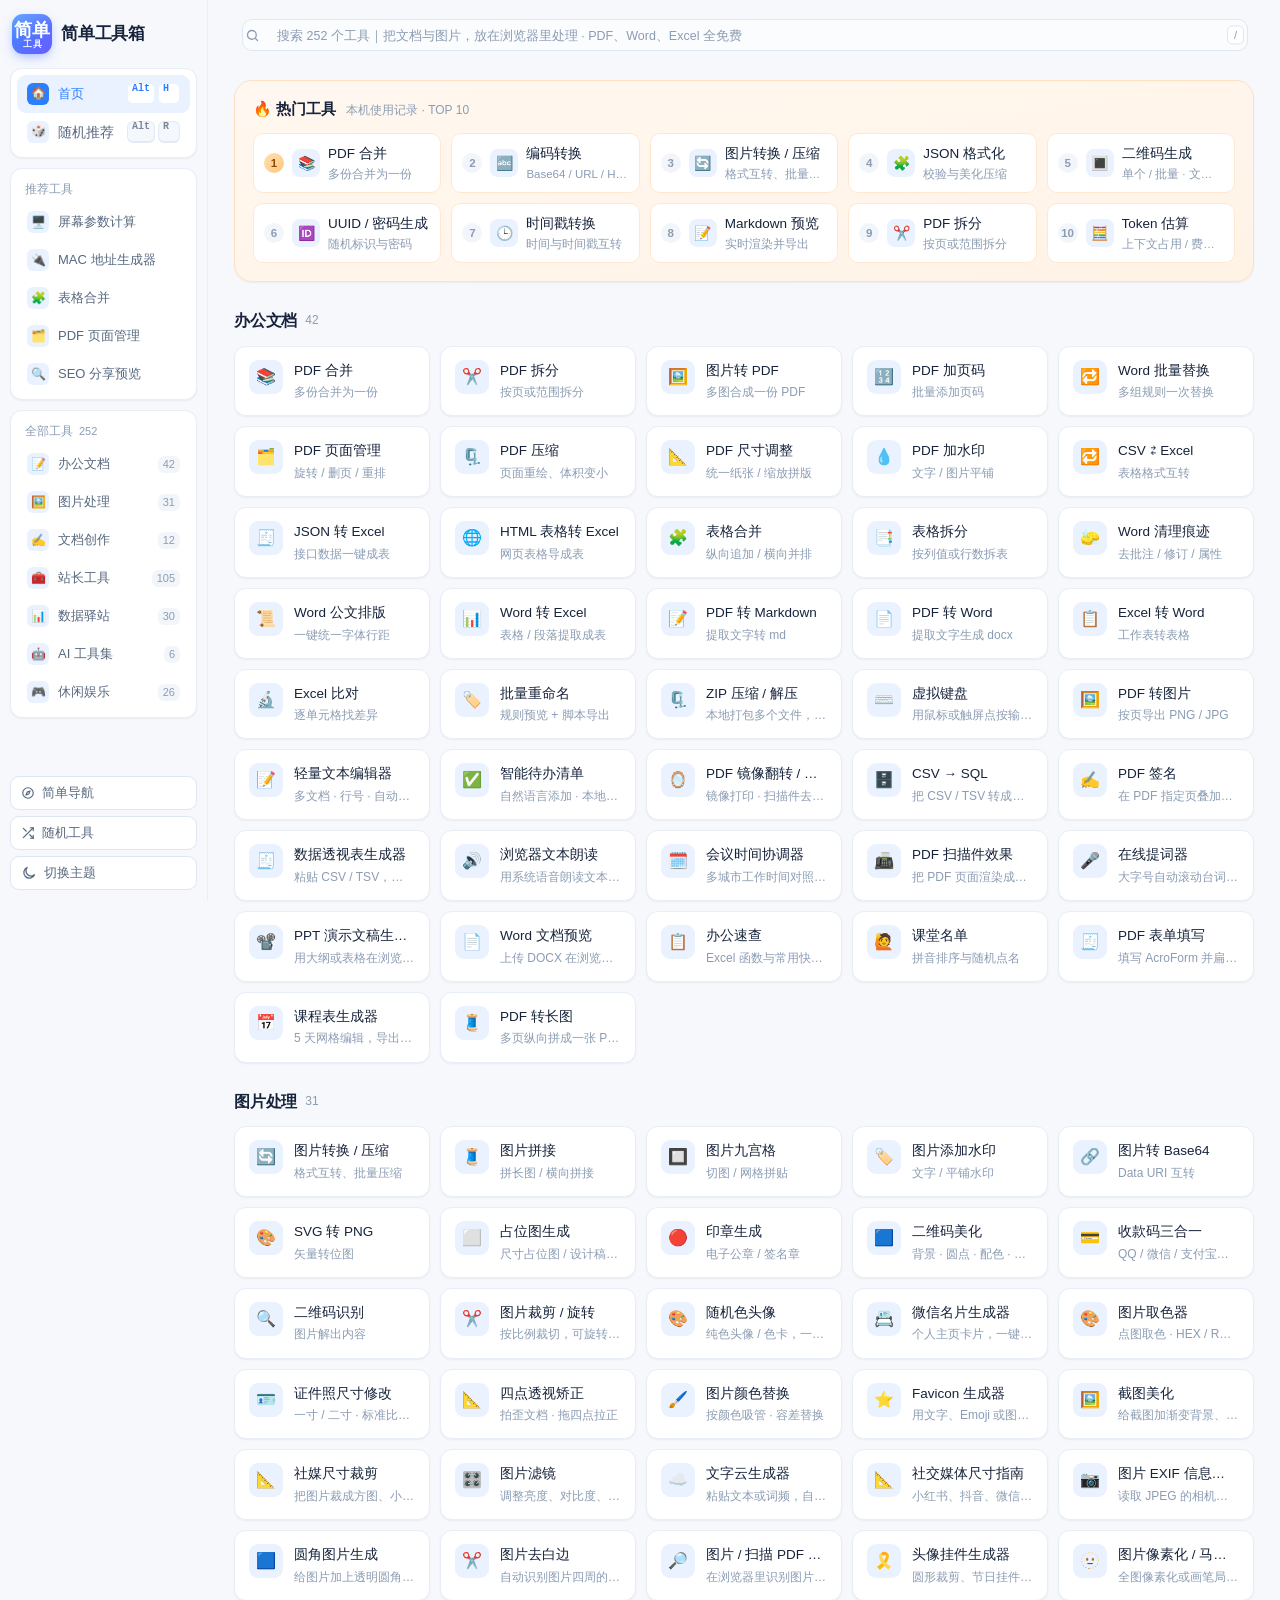
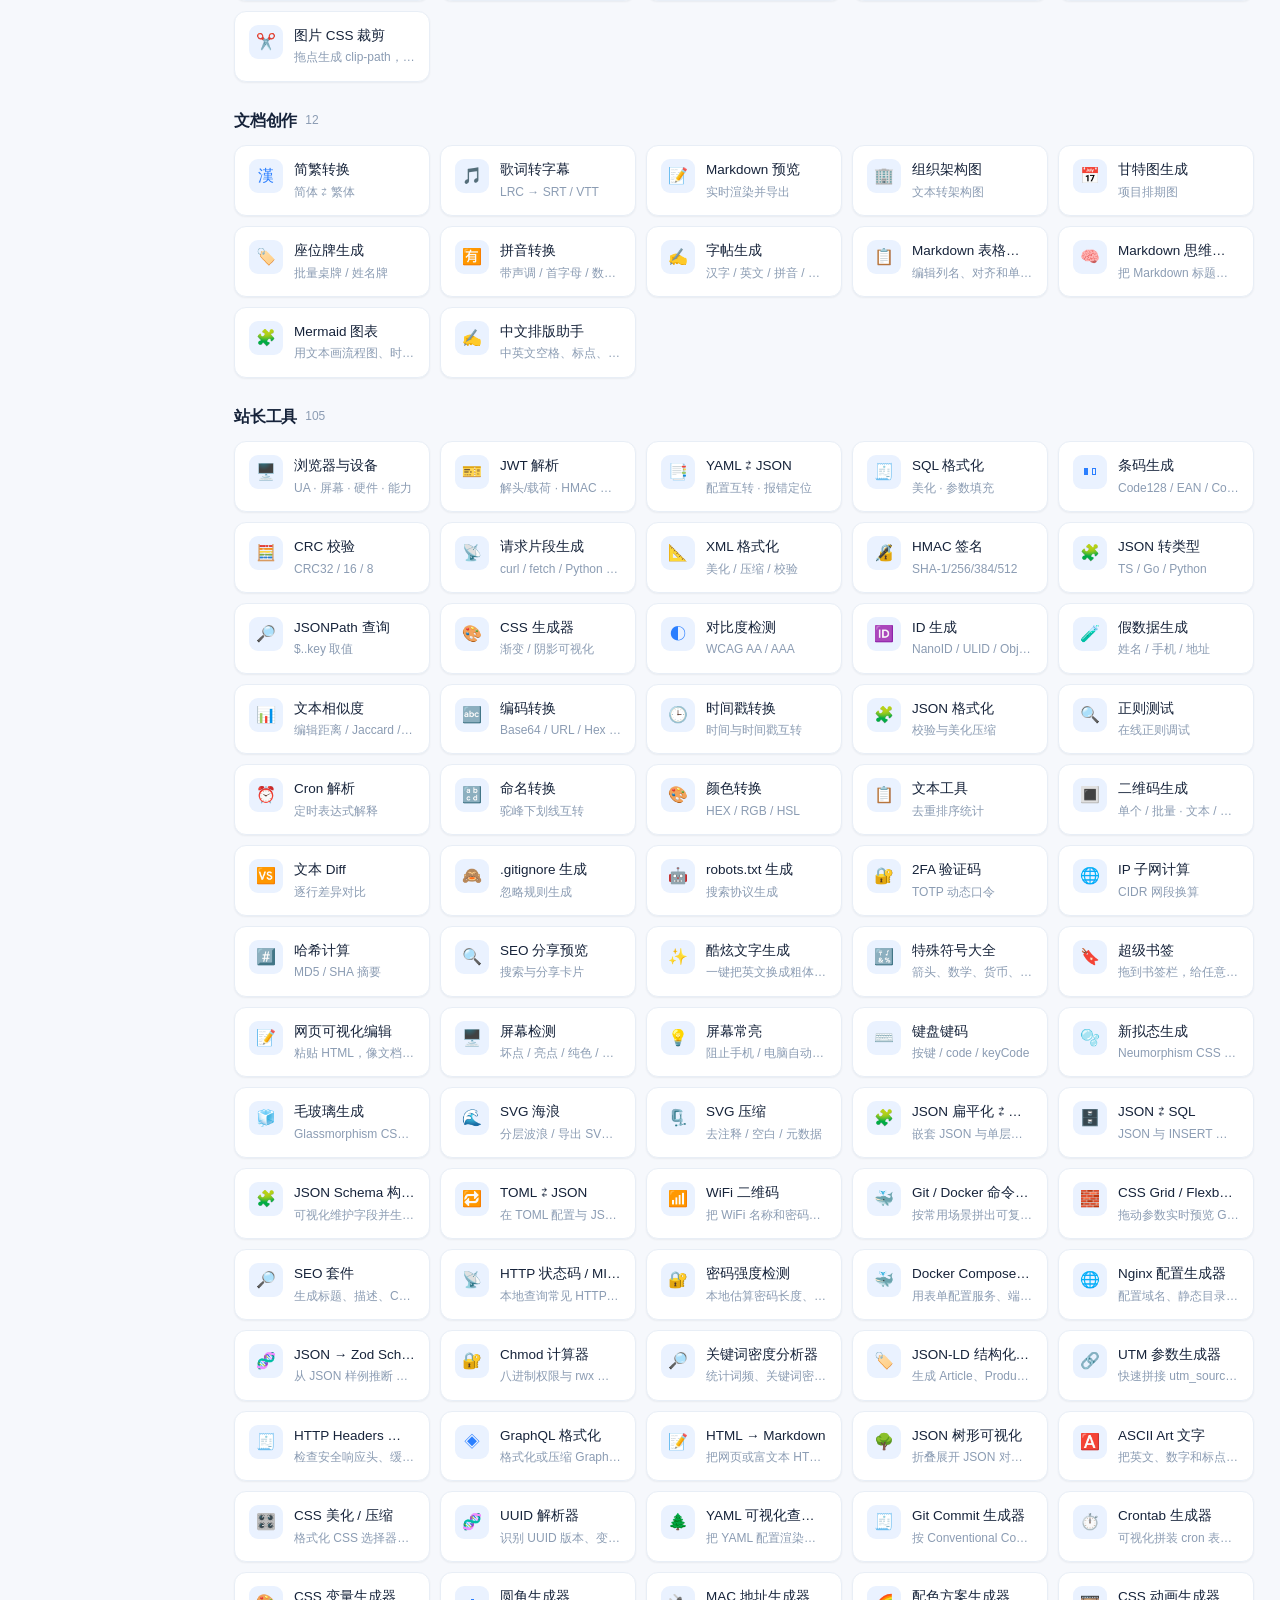
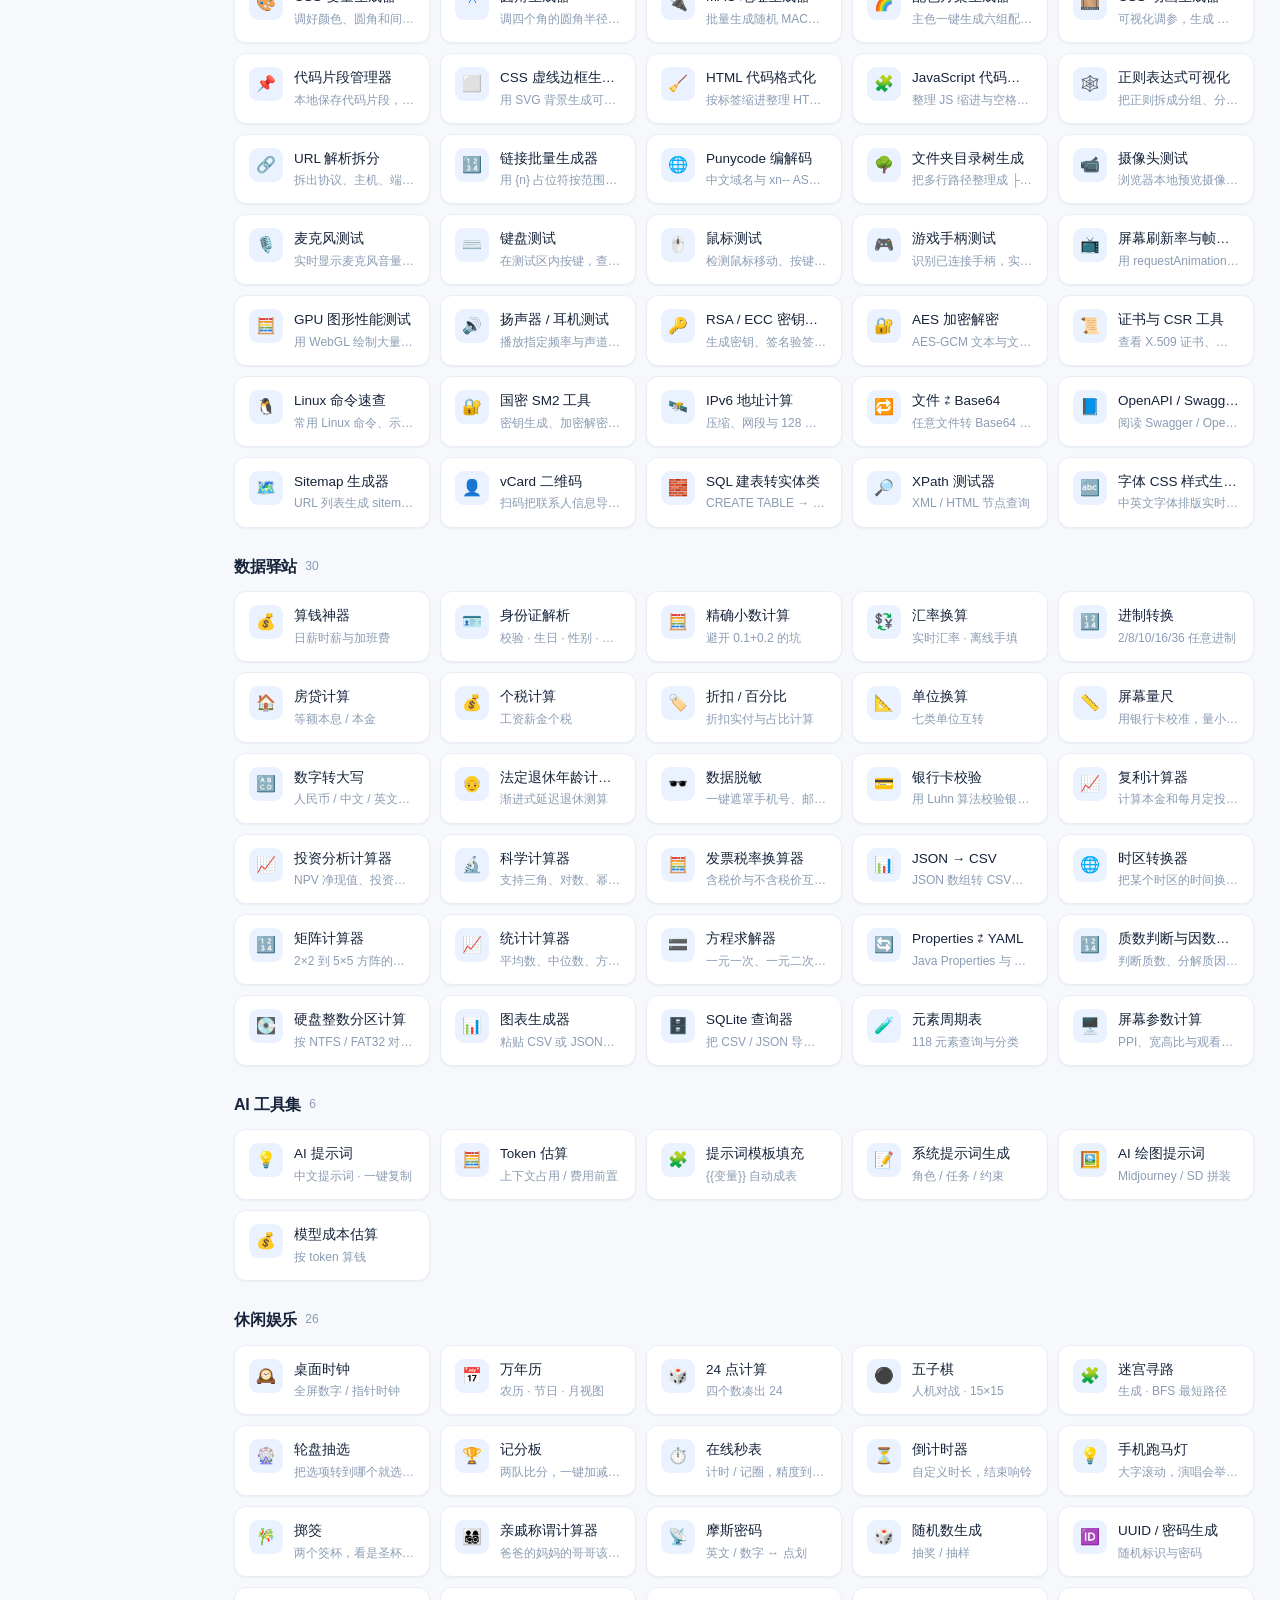
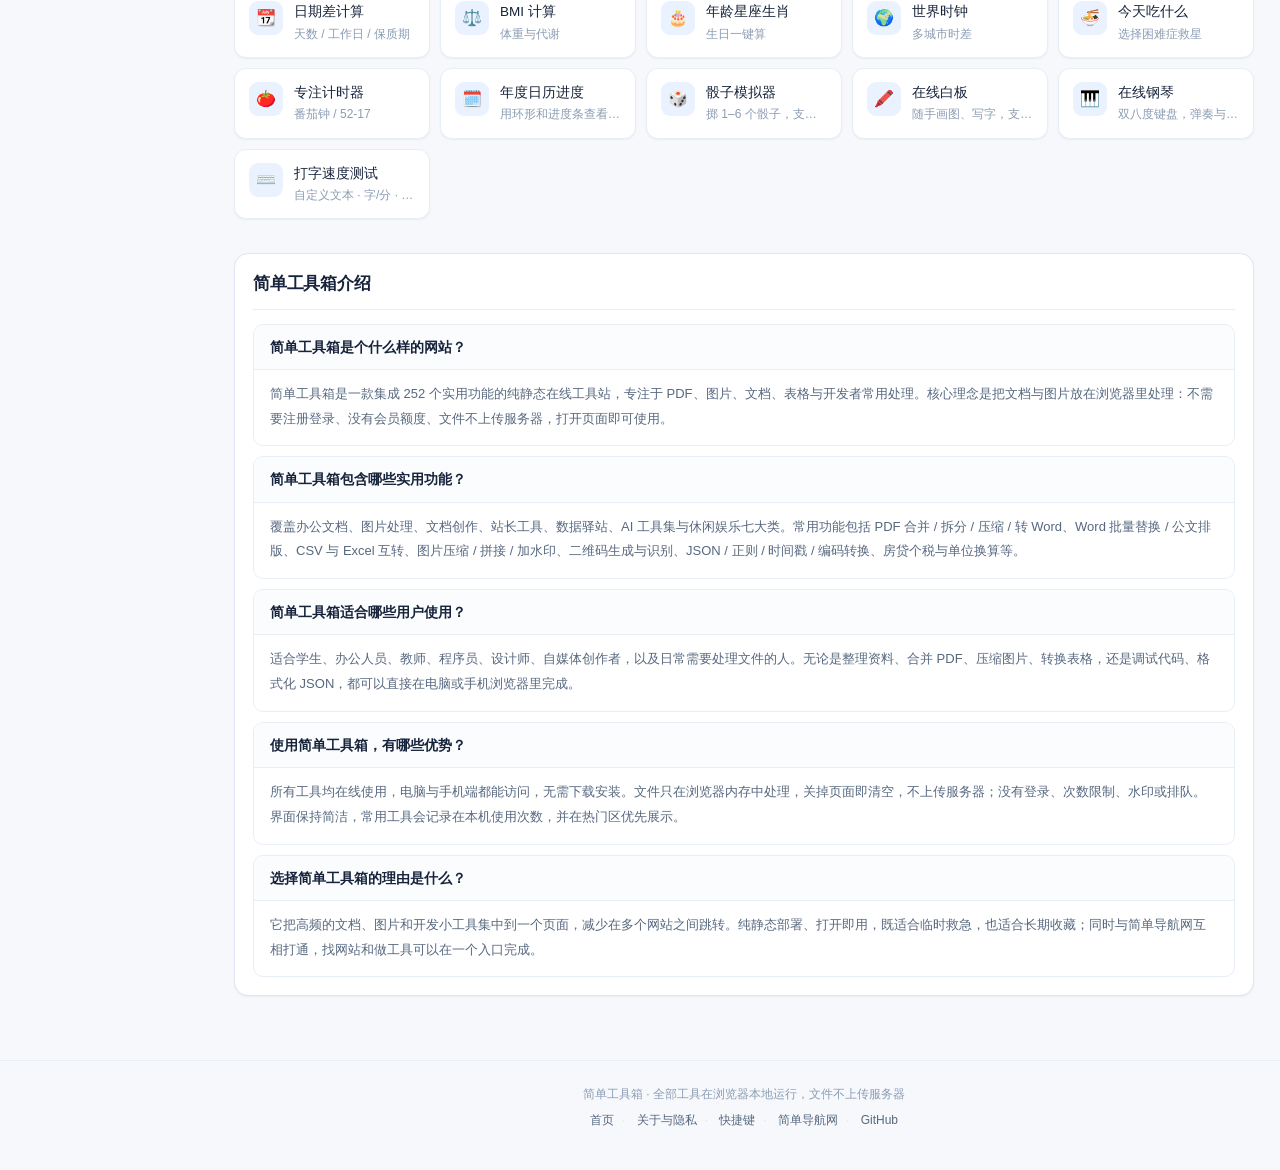
<file: index.html>
<!DOCTYPE html>
<html lang="zh-CN" data-theme="light">
<head>
<meta charset="utf-8">
<meta name="viewport" content="width=device-width, initial-scale=1, viewport-fit=cover">
<title>简单工具箱 - 在线工具箱</title>
<meta name="keywords" content="简单工具箱,在线工具箱,PDF合并,PDF拆分,PDF压缩,PDF转图片,PDF镜像裁剪,数字转大写,键盘键码,摩斯密码,新拟态生成,毛玻璃生成,SVG海浪,SVG压缩,图片压缩,图片颜色替换,表格合并,CSV转Excel,Word排版,二维码生成,二维码批量,二维码美化,收款码三合一,万年历,身份证解析,简繁转换,拼音转换,字帖生成,练字,描红,汇率换算,24点,五子棋,JSON格式化,JSON转SQL,智能待办,时间戳转换,房贷计算,RSA密钥,AES加密,国密SM2,证书查看,CSR生成,Linux命令速查,在线钢琴,头像挂件,中文排版,IPv6地址计算,文件Base64,办公速查,元素周期表,课堂名单,屏幕参数计算,SQL建表转实体类,XPath测试器,PDF转长图,图片CSS裁剪,字体CSS生成器,打字速度测试,OpenAPI查看器,Swagger文档查看,PDF表单填写,Sitemap生成器,vCard二维码,课程表生成器,图片像素化,局部马赛克">
<meta name="description" content="简单工具箱：252 个纯浏览器本地处理的在线工具，新增 SQL 建表转实体类、XPath 测试器、PDF 转长图、图片 CSS 裁剪、字体 CSS 样式生成器、打字速度测试，以及 OpenAPI / Swagger 查看器、PDF 表单填写、Sitemap 生成器、vCard 二维码、课程表生成器、图片像素化 / 马赛克，IPv6 地址计算、文件 ⇄ Base64、办公速查、元素周期表、课堂名单、屏幕参数计算、国密 SM2、在线钢琴、头像挂件生成器、中文排版助手，RSA / ECC 密钥工具、AES 加密解密、证书与 CSR 工具、Linux 命令速查、PPT 演示文稿生成、图表生成、图片与扫描 PDF OCR、SQLite 查询、Mermaid 图表、Word 文档预览、CSS 虚线边框、HTML / JS 格式化、正则可视化、EXIF、PDF 扫描件、圆角图片、去白边、URL 解析、Punycode、目录树、提词器、硬盘分区与摄像头 / 麦克风 / 键盘 / 鼠标 / 手柄 / 刷新率 / GPU / 扬声器硬件检测，PDF 合并拆分压缩转换、PDF 镜像裁剪、图片处理与颜色替换、二维码生成美化识别与批量生成、QQ 微信支付宝收款码三合一、Word 排版清理、Excel 与 CSV 互转、表格合并拆分、XML 与 JSON 处理、JSON 扁平化、JSON ⇄ SQL、智能待办、拼音转换、字帖生成、法定退休年龄计算、证件照尺寸、四点透视矫正、轻量文本编辑器、HMAC 签名、CSS 渐变与对比度检测、Token 估算与模型成本、提示词模板与绘图提示词、万年历与身份证解析，全部免费、无需登录、不上传文件。">
<meta property="og:title" content="简单工具箱 - 在线工具箱">
<meta property="og:description" content="纯浏览器本地处理的在线工具集合，免费、无需登录、文件不上传服务器。">
<meta property="og:site_name" content="简单工具箱">
<meta property="og:type" content="website">
<meta property="og:url" content="https://tools.432600.xyz/">
<link rel="canonical" href="https://tools.432600.xyz/">
<meta name="theme-color" content="#ffffff">
<script>
/* 首屏主题：URL ?theme= > 本地记忆 > 系统偏好。内联执行，避免深色用户看到白屏闪一下。 */
(function () {
  try {
    var q = new URLSearchParams(location.search).get('theme');
    var s = null;
    try { s = localStorage.getItem('wl_theme'); } catch (e) {}
    var t = q || s;
    if (t !== 'dark' && t !== 'light') {
      t = (window.matchMedia && window.matchMedia('(prefers-color-scheme: dark)').matches) ? 'dark' : 'light';
    }
    document.documentElement.setAttribute('data-theme', t);
  } catch (e) {}
})();
</script>
<link rel="icon" href="assets/favicon.svg" type="image/svg+xml">
<link rel="stylesheet" href="assets/css/app.css?v=252b">
</head>
<body>

<!-- ============ 骨架：侧栏 + 内容 ============ -->
<div class="shell">
  <aside class="side" id="side" aria-label="工具导航"></aside>
  <div class="main-col">
    <!-- 右侧内容区顶部：搜索 -->
    <div class="content-search" id="topDash"></div>
    <main class="main" id="app"></main>
  </div>
</div>

<!-- ============ 页脚 ============ -->
<footer class="foot">
  <div>简单工具箱 · 全部工具在浏览器本地运行，文件不上传服务器</div>
  <div style="margin-top:6px">
    <a href="#/">首页</a><span class="foot-dot">·</span>
    <a href="#/about">关于与隐私</a><span class="foot-dot">·</span>
    <button type="button" class="foot-link" id="keyHelpBtn">快捷键</button><span class="foot-dot">·</span>
    <a href="https://432600.xyz/" target="_blank" rel="noopener">简单导航网</a><span class="foot-dot">·</span>
    <a href="https://github.com/xgnw/tools" target="_blank" rel="noopener">GitHub</a>
  </div>
</footer>

<div class="scrim" id="scrim"></div>

<!-- ============ 窄屏底部导航（参考源站的 tabbar） ============ -->
<nav class="tabbar" id="tabbar" aria-label="快捷导航">
  <a href="#/" id="tabHome" class="on">
    <svg width="19" height="19" viewBox="0 0 24 24" fill="none" stroke="currentColor" stroke-width="1.9" stroke-linecap="round" stroke-linejoin="round"><path d="M3 10.5 12 3l9 7.5"/><path d="M5 9.5V21h14V9.5"/></svg>
    <span>首页</span>
  </a>
  <button type="button" id="tabCat">
    <svg width="19" height="19" viewBox="0 0 24 24" fill="none" stroke="currentColor" stroke-width="1.9" stroke-linecap="round"><rect x="3" y="3" width="7.5" height="7.5" rx="2"/><rect x="13.5" y="3" width="7.5" height="7.5" rx="2"/><rect x="3" y="13.5" width="7.5" height="7.5" rx="2"/><rect x="13.5" y="13.5" width="7.5" height="7.5" rx="2"/></svg>
    <span>分类</span>
  </button>
  <a href="#/about" id="tabAbout">
    <svg width="19" height="19" viewBox="0 0 24 24" fill="none" stroke="currentColor" stroke-width="1.9" stroke-linecap="round"><circle cx="12" cy="8" r="4"/><path d="M4.5 21c1.2-4 4-6 7.5-6s6.3 2 7.5 6"/></svg>
    <span>关于</span>
  </a>
</nav>

<div class="toast" id="toast" role="status" aria-live="polite"></div>

<!-- 核心逻辑 → 各分类工具 → 启动路由 -->
<script src="assets/js/core.js"></script>
<script src="assets/js/tools/office.js"></script>
<script src="assets/js/tools/pdfx.js"></script>
<script src="assets/js/tools/image.js"></script>
<script src="assets/js/tools/sheet.js"></script>
<script src="assets/js/tools/wordx.js"></script>
<script src="assets/js/tools/conv.js"></script>
<script src="assets/js/tools/small.js"></script>
<script src="assets/js/tools/kit.js"></script>
<script src="assets/js/tools/play.js"></script>
<script src="assets/js/tools/payqr.js"></script>
<script src="assets/js/tools/devx.js?v=252c"></script>
<script src="assets/js/tools/lab.js"></script>
<script src="assets/js/tools/doc.js"></script>
<script src="assets/js/tools/web.js?v=252c"></script>
<script src="assets/js/tools/extra.js"></script>
<script src="assets/js/tools/data.js"></script>
<script src="assets/js/tools/ai.js"></script>
<script src="assets/js/tools/ai2.js"></script>
<script src="assets/js/tools/piliapp.js"></script>
<script src="assets/js/tools/quickso.js"></script>
<script src="assets/js/tools/sourcepack.js"></script>
<script src="assets/js/tools/wechatcard.js"></script>
<script src="assets/js/tools/mkblog.js"></script>
<script src="assets/js/tools/mkblog2.js"></script>
<script src="assets/js/tools/fun.js?v=252c"></script>
<script src="assets/js/tools/retire.js"></script>
<script src="assets/js/tools/jsonflat.js"></script>
<script src="assets/js/tools/eyedrop.js"></script>
<script src="assets/js/tools/idphoto.js"></script>
<script src="assets/js/tools/perspective.js"></script>
<script src="assets/js/tools/editor.js"></script>
<script src="assets/js/tools/todo.js"></script>
<script src="assets/js/tools/jsonsql.js"></script>
<script src="assets/js/tools/pinyin.js"></script>
<script src="assets/js/tools/recolor.js"></script>
<script src="assets/js/tools/pdfedit.js"></script>
<script src="assets/js/tools/worksheet.js"></script>
<script src="assets/js/tools/jsonschema.js"></script>
<script src="assets/js/tools/toml.js"></script>
<script src="assets/js/tools/csvsql.js"></script>
<script src="assets/js/tools/favicon.js"></script>
<script src="assets/js/tools/pdfsign.js"></script>
<script src="assets/js/tools/mdtable.js"></script>
<script src="assets/js/tools/wifiqr.js"></script>
<script src="assets/js/tools/gitdocker.js"></script>
<script src="assets/js/tools/csslayout.js"></script>
<script src="assets/js/tools/seo.js"></script>
<script src="assets/js/tools/mask.js"></script>
<script src="assets/js/tools/bankcard.js"></script>
<script src="assets/js/tools/screenshot.js"></script>
<script src="assets/js/tools/socialcrop.js"></script>
<script src="assets/js/tools/imgfilter.js"></script>
<script src="assets/js/tools/httpref.js"></script>
<script src="assets/js/tools/passstrength.js"></script>
<script src="assets/js/tools/compound.js"></script>
<script src="assets/js/tools/pivot.js"></script>
<script src="assets/js/tools/compose.js"></script>
<script src="assets/js/tools/nginx.js"></script>
<script src="assets/js/tools/wordcloud.js"></script>
<script src="assets/js/tools/tts.js"></script>
<script src="assets/js/tools/mindmap.js"></script>
<script src="assets/js/tools/jsonzod.js?v=168"></script>
<script src="assets/js/tools/chmod.js?v=168"></script>
<script src="assets/js/tools/keyword.js?v=168"></script>
<script src="assets/js/tools/jsonld.js?v=168"></script>
<script src="assets/js/tools/utm.js?v=168"></script>
<script src="assets/js/tools/invest.js?v=168"></script>
<script src="assets/js/tools/headers.js?v=174a"></script>
<script src="assets/js/tools/graphql.js?v=174a"></script>
<script src="assets/js/tools/html2md.js?v=174a"></script>
<script src="assets/js/tools/jsontree.js?v=174a"></script>
<script src="assets/js/tools/socguide.js?v=174a"></script>
<script src="assets/js/tools/asciiart.js?v=174a"></script>
<script src="assets/js/tools/cssfmt.js?v=180b"></script>
<script src="assets/js/tools/uuidparse.js?v=180c"></script>
<script src="assets/js/tools/yamlview.js?v=180a"></script>
<script src="assets/js/tools/commitgen.js?v=180c"></script>
<script src="assets/js/tools/scicalc.js?v=180a"></script>
<script src="assets/js/tools/invoicetax.js?v=180a"></script>
<script src="assets/js/tools/cronbuild.js?v=186a"></script>
<script src="assets/js/tools/cssvars.js?v=186a"></script>
<script src="assets/js/tools/radiusgen.js?v=186a"></script>
<script src="assets/js/tools/jsoncsv.js?v=186a"></script>
<script src="assets/js/tools/tzconv.js?v=186a"></script>
<script src="assets/js/tools/matrixcalc.js?v=186a"></script>
<script src="assets/js/tools/stats.js?v=192c"></script>
<script src="assets/js/tools/eqsolve.js?v=192c"></script>
<script src="assets/js/tools/macgen.js?v=192c"></script>
<script src="assets/js/tools/propsyaml.js?v=192c"></script>
<script src="assets/js/tools/yearprogress.js?v=192c"></script>
<script src="assets/js/tools/dice.js?v=192c"></script>
<script src="assets/js/tools/primes.js?v=198a"></script>
<script src="assets/js/tools/palette.js?v=198a"></script>
<script src="assets/js/tools/cssanim.js?v=198a"></script>
<script src="assets/js/tools/snippets.js?v=198a"></script>
<script src="assets/js/tools/meeting.js?v=198a"></script>
<script src="assets/js/tools/whiteboard.js?v=198a"></script>
<script src="assets/js/tools/toolwa-a.js?v=220c"></script>
<script src="assets/js/tools/toolwa-b.js?v=220a"></script>
<script src="assets/js/tools/toolwa-c.js?v=220b"></script>
<script src="assets/js/tools/pptxgen.js?v=226n"></script>
<script src="assets/js/tools/chartgen.js?v=226n"></script>
<script src="assets/js/tools/ocr.js?v=226n"></script>
<script src="assets/js/tools/sqlite.js?v=226n"></script>
<script src="assets/js/tools/mermaid.js?v=226n"></script>
<script src="assets/js/tools/docxview.js?v=226n"></script>
<script src="assets/js/tools/cryptotools.js?v=230b"></script>
<script src="assets/js/tools/certtool.js?v=230b"></script>
<script src="assets/js/tools/linuxref.js?v=230b"></script>
<script src="assets/lib/sm2.js?v=234b"></script>
<script src="assets/js/tools/sm2tool.js?v=234b"></script>
<script src="assets/js/tools/piano.js?v=234b"></script>
<script src="assets/js/tools/avatarframe.js?v=234b"></script>
<script src="assets/js/tools/cntypeset.js?v=234b"></script>
<script src="assets/js/tools/ipv6.js?v=240b"></script>
<script src="assets/js/tools/filebase64.js?v=240b"></script>
<script src="assets/js/tools/officecheat.js?v=240b"></script>
<script src="assets/js/tools/periodic.js?v=240b"></script>
<script src="assets/js/tools/roster.js?v=240b"></script>
<script src="assets/js/tools/screencalc.js?v=240b"></script>
<script src="assets/js/tools/openapi.js?v=252b"></script>
<script src="assets/js/tools/pdfform.js?v=252b"></script>
<script src="assets/js/tools/sitemap.js?v=252b"></script>
<script src="assets/js/tools/vcard.js?v=252b"></script>
<script src="assets/js/tools/timetable.js?v=252b"></script>
<script src="assets/js/tools/mosaic.js?v=252b"></script>
<script src="assets/js/tools/sqlddl.js?v=252b"></script>
<script src="assets/js/tools/xpath.js?v=252b"></script>
<script src="assets/js/tools/pdflong.js?v=252b"></script>
<script src="assets/js/tools/clippath.js?v=252b"></script>
<script src="assets/js/tools/fontcss.js?v=252b"></script>
<script src="assets/js/tools/typingtest.js?v=252b"></script>
<script src="assets/js/boot.js"></script>
</body>
</html>
</file>
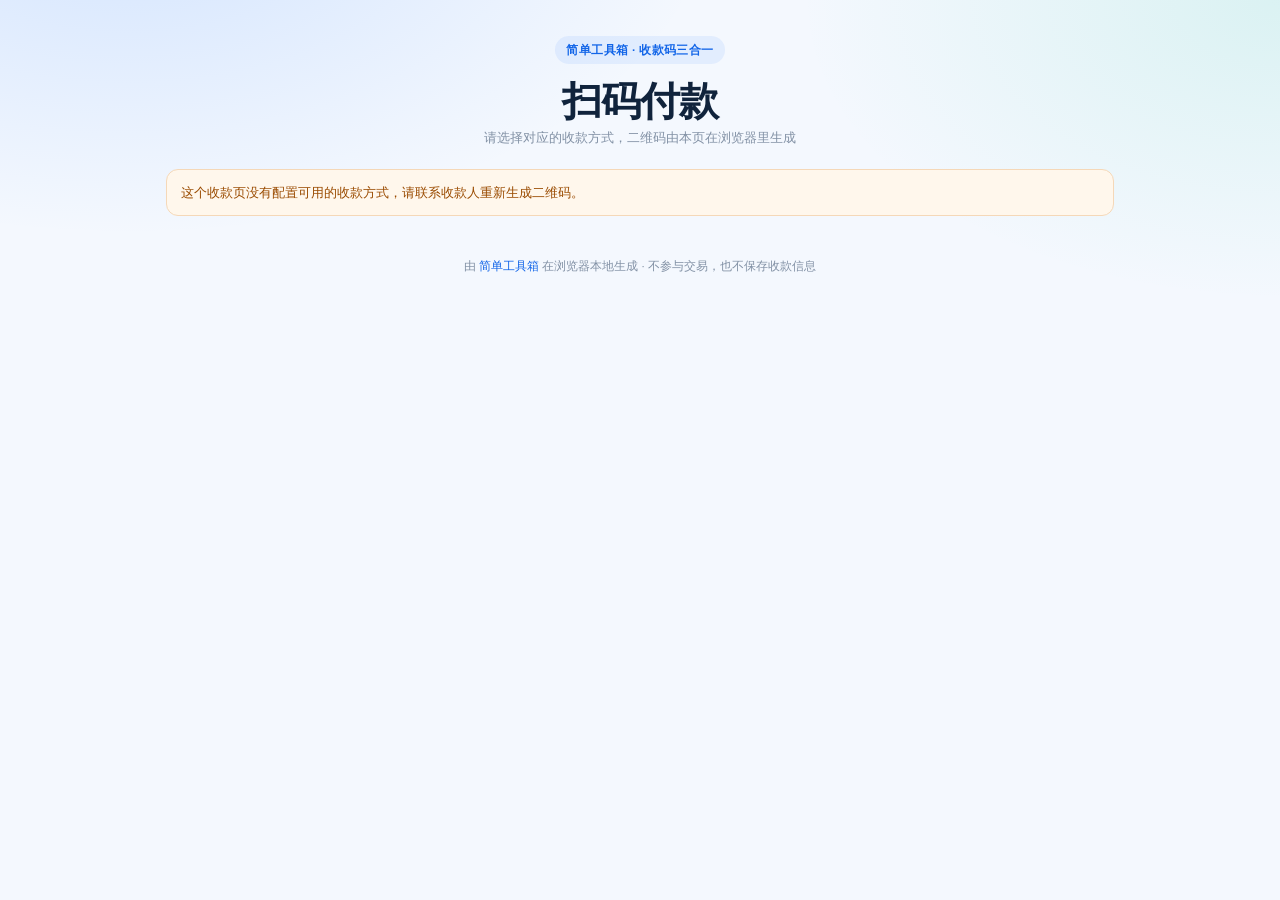
<file: pay.html>
<!DOCTYPE html>
<html lang="zh-CN">
<head>
<meta charset="utf-8">
<meta name="viewport" content="width=device-width, initial-scale=1, viewport-fit=cover">
<meta name="robots" content="noindex,nofollow">
<title>收款码 · 简单工具箱</title>
<style>
  :root {
    --ink: #10233c;
    --ink-2: #50627a;
    --ink-3: #8291a5;
    --line: #e2eaf4;
    --brand: #2b7fff;
    --brand-2: #1265e8;
    --surface: #ffffff;
    --ok: #168b45;
    --warning: #9a4b00;
  }
  * { box-sizing: border-box; }
  html, body { min-height: 100%; }
  body {
    margin: 0;
    color: var(--ink);
    font-family: -apple-system, BlinkMacSystemFont, "Segoe UI", "Microsoft YaHei", sans-serif;
    background:
      radial-gradient(900px 500px at 10% -10%, rgba(43,127,255,.16), transparent 65%),
      radial-gradient(800px 500px at 100% 0%, rgba(34,197,160,.12), transparent 60%),
      #f4f8fe;
  }
  .wrap { width: min(980px, 100%); margin: 0 auto; padding: 26px 16px 42px; }
  .head { text-align: center; padding: 10px 0 22px; }
  .eyebrow {
    display: inline-flex; align-items: center; gap: 6px;
    height: 28px; padding: 0 11px; border-radius: 99px;
    background: rgba(43,127,255,.09); color: var(--brand-2);
    font-size: 11.5px; font-weight: 700; letter-spacing: .4px;
  }
  h1 {
    margin: 14px 0 5px; font-size: clamp(26px, 5vw, 40px);
    line-height: 1.15; letter-spacing: -.8px; font-weight: 800;
  }
  .sub { margin: 0; color: var(--ink-3); font-size: 13px; }
  .notice {
    display: none; margin: 0 0 14px; padding: 12px 14px; border-radius: 12px;
    background: #fff7ec; border: 1px solid #f5d8b8; color: var(--warning);
    font-size: 13px; line-height: 1.65;
  }
  .notice.show { display: block; }
  .grid { display: grid; grid-template-columns: repeat(3, minmax(0, 1fr)); gap: 14px; }
  .card {
    position: relative; display: flex; flex-direction: column; align-items: center;
    min-width: 0; padding: 18px 16px 16px; text-align: center;
    background: rgba(255,255,255,.92); border: 1px solid var(--line);
    border-radius: 18px; box-shadow: 0 16px 38px -30px rgba(16,35,60,.35);
    backdrop-filter: blur(8px);
  }
  .card.off { display: none; }
  .card.primary { border-color: rgba(43,127,255,.45); box-shadow: 0 18px 42px -28px rgba(43,127,255,.55); }
  .card.primary::before {
    content: "推荐"; position: absolute; top: 10px; right: 10px;
    padding: 2px 8px; border-radius: 99px; background: var(--brand); color: #fff;
    font-size: 10px; font-weight: 700; letter-spacing: .5px;
  }
  .icon {
    display: flex; align-items: center; justify-content: center;
    width: 46px; height: 46px; border-radius: 13px; margin-bottom: 8px;
    font-size: 19px; font-weight: 800;
  }
  .icon.ali { color: #9a4b00; background: #fff0df; }
  .icon.wx { color: #168b45; background: #e5f7ed; }
  .icon.qq { color: #1d63d6; background: #e8f1ff; }
  .brand { font-size: 14px; font-weight: 700; }
  .brand small { display: block; margin-top: 2px; color: var(--ink-3); font-size: 10.5px; font-weight: 500; }
  .qr {
    display: flex; align-items: center; justify-content: center;
    width: min(190px, 100%); aspect-ratio: 1; margin: 13px auto 12px;
    padding: 8px; border-radius: 13px; background: #fff;
    border: 1px solid #edf2f8;
  }
  .qr canvas { width: 100%; height: auto; display: block; image-rendering: pixelated; }
  .qerr { padding: 10px; color: #c4372d; font-size: 12px; line-height: 1.6; }
  .btn {
    display: inline-flex; align-items: center; justify-content: center;
    min-height: 34px; padding: 0 14px; border-radius: 9px;
    border: 1px solid #d6e3f3; background: #fff; color: var(--ink-2);
    font-size: 12.5px; font-weight: 600; text-decoration: none;
  }
  .btn.primary { border-color: var(--brand); background: var(--brand); color: #fff; }
  .btn.ghost { border-style: dashed; color: var(--ink-3); }
  .hint { margin-top: 8px; color: var(--ink-3); font-size: 11px; line-height: 1.6; }
  .foot {
    margin-top: 26px; text-align: center; color: var(--ink-3);
    font-size: 11.5px; line-height: 1.8;
  }
  .foot a { color: var(--brand-2); text-decoration: none; }
  @media (max-width: 760px) {
    .wrap { padding: 18px 12px 32px; }
    .grid { grid-template-columns: 1fr; gap: 10px; }
    .card { display: grid; grid-template-columns: 56px minmax(0, 1fr) 142px; gap: 6px 10px; align-items: center; text-align: left; padding: 13px; }
    .icon { width: 42px; height: 42px; margin: 0; grid-row: 1 / 3; }
    .brand { grid-column: 2; align-self: end; }
    .brand small { display: inline; margin-left: 5px; }
    .qr { grid-column: 3; grid-row: 1 / 4; width: 136px; margin: 0; padding: 6px; }
    .btn { grid-column: 2; justify-self: start; min-height: 30px; padding: 0 10px; font-size: 11.5px; }
    .hint { display: none; }
    .card.primary::before { top: 6px; right: 6px; }
  }
  @media (max-width: 380px) {
    .card { grid-template-columns: 46px minmax(0, 1fr) 118px; padding: 11px; }
    .qr { width: 116px; }
    .icon { width: 38px; height: 38px; }
  }
</style>
</head>
<body>
<div class="wrap">
  <header class="head">
    <div class="eyebrow">简单工具箱 · 收款码三合一</div>
    <h1 id="payee">扫码付款</h1>
    <p class="sub">请选择对应的收款方式，二维码由本页在浏览器里生成</p>
  </header>

  <div class="notice" id="notice"></div>

  <main class="grid" id="grid">
    <section class="card off" data-brand="ali">
      <div class="icon ali">支</div>
      <div class="brand">支付宝<small>Alipay</small></div>
      <div class="qr" id="qr-ali"></div>
      <a class="btn primary" id="open-ali" rel="noopener">打开支付宝</a>
      <div class="hint">也可以长按二维码识别付款</div>
    </section>

    <section class="card off" data-brand="wx">
      <div class="icon wx">微</div>
      <div class="brand">微信<small>WeChat</small></div>
      <div class="qr" id="qr-wx"></div>
      <span class="btn ghost">长按二维码付款</span>
      <div class="hint">在微信里打开时，长按识别二维码</div>
    </section>

    <section class="card off" data-brand="qq">
      <div class="icon qq">Q</div>
      <div class="brand">QQ<small>QQ Wallet</small></div>
      <div class="qr" id="qr-qq"></div>
      <span class="btn ghost">长按二维码付款</span>
      <div class="hint">在 QQ 里打开时，长按识别二维码</div>
    </section>
  </main>

  <div class="foot">
    由 <a href="https://tools.432600.xyz/" target="_blank" rel="noopener">简单工具箱</a> 在浏览器本地生成 ·
    不参与交易，也不保存收款信息
  </div>
</div>

<script src="assets/lib/qrcode.js"></script>
<script>
(function () {
  'use strict';

  var params = new URLSearchParams(location.search);
  function get(key) { return (params.get(key) || '').trim(); }
  function safe(value) {
    if (!value) return '';
    if (/^(https?:|alipays:|wxp:|weixin:|mqqapi:)/i.test(value)) return value;
    return '';
  }

  var data = {
    ali: safe(get('ali')),
    wx: safe(get('wx')),
    qq: safe(get('qq'))
  };
  var name = get('name').slice(0, 20) || '扫码付款';
  var payee = document.getElementById('payee');
  var notice = document.getElementById('notice');
  payee.textContent = name;
  document.title = name + ' · 收款码';

  /* 支付宝内直接跳转；微信 / QQ 内只高亮对应卡片，避免误点其它方式 */
  if (data.ali && /Alipay/i.test(navigator.userAgent || '')) {
    location.replace(data.ali);
    return;
  }

  var preferred = /MicroMessenger/i.test(navigator.userAgent || '') ? 'wx' :
                  /QQ\//i.test(navigator.userAgent || '') ? 'qq' : '';

  function drawQR(box, text) {
    box.textContent = '';
    try {
      var qr = window.qrcode(0, 'M');
      qr.addData(text);
      qr.make();
      var count = qr.getModuleCount();
      var quiet = 4;
      var target = 220;
      var cell = Math.max(1, Math.floor(target / (count + quiet * 2)));
      var px = cell * (count + quiet * 2);
      var cv = document.createElement('canvas');
      cv.width = px;
      cv.height = px;
      var c = cv.getContext('2d');
      c.fillStyle = '#fff';
      c.fillRect(0, 0, px, px);
      c.fillStyle = '#111';
      var off = quiet * cell;
      for (var y = 0; y < count; y++) {
        for (var x = 0; x < count; x++) {
          if (qr.isDark(y, x)) c.fillRect(off + x * cell, off + y * cell, cell, cell);
        }
      }
      box.appendChild(cv);
    } catch (e) {
      var err = document.createElement('div');
      err.className = 'qerr';
      err.textContent = '二维码生成失败，链接可能过长';
      box.appendChild(err);
    }
  }

  var cards = document.querySelectorAll('.card');
  var shown = 0;
  Array.prototype.forEach.call(cards, function (card) {
    var brand = card.getAttribute('data-brand');
    var value = data[brand];
    if (!value) return;
    shown++;
    card.classList.remove('off');
    if (brand === preferred) card.classList.add('primary');
    drawQR(document.getElementById('qr-' + brand), value);

    if (brand === 'ali') {
      var open = document.getElementById('open-ali');
      open.href = value;
      open.target = '_self';
    }
  });

  if (!shown) {
    notice.className = 'notice show';
    notice.textContent = '这个收款页没有配置可用的收款方式，请联系收款人重新生成二维码。';
  }
})();
</script>
</body>
</html>
</file>
<file: assets/css/app.css>
/* =============================================================================
   简单工具箱 · 全站样式
   -----------------------------------------------------------------------------
   结构：
     1. 设计令牌（浅色 / 深色）
     2. 基础重置
     3. 顶栏（logo / 搜索 / 主题切换）
     4. 布局骨架（侧栏 + 内容区）
     5. 首页（hero / 日期条 / 热门 / 分类卡片网格）
     6. 工具页（面包屑 / 标题 / 表单控件 / 结果区 / 文件拖放）
     7. 通用组件（toast、弹窗、表格、tabs）
     8. 响应式
   约定：所有颜色、圆角、阴影一律走 CSS 变量，方便整体换肤。
   ============================================================================= */

/* ---------- 1. 设计令牌 ---------- */
:root {
  --bg: #f6f8fc;
  --surface: #ffffff;
  --surface-2: #fbfcfe;
  --surface-3: #f2f6fb;
  --line: #e8eef6;
  --line-2: #dde6f2;
  --ink: #16233a;
  --ink-2: #57687f;
  --ink-3: #8b9cb3;
  --brand: #2b7fff;
  --brand-2: #1a6af0;
  --brand-soft: #eaf2ff;
  --brand-line: #cfe0ff;
  --ok: #12a065;
  --warn: #d98a0b;
  --danger: #e0483f;
  --shadow: 0 1px 2px rgba(22, 35, 58, .04), 0 8px 24px rgba(22, 35, 58, .05);
  --shadow-sm: 0 1px 2px rgba(22, 35, 58, .06);
  --r: 12px;
  --r-sm: 8px;
  --w-main: 1680px;      /* 内容区版心（源站 main 的 max-width，超出后居中） */
  --pad: 26px;           /* 内容区左右内边距 */
  --side-w: 208px;       /* 侧栏宽度 */
  --top-h: 0px;          /* 无顶栏：侧栏与内容从页面顶部开始 */
}

[data-theme="dark"] {
  --bg: #0f1420;
  --surface: #171d29;
  --surface-2: #1b222f;
  --surface-3: #1f2735;
  --line: #26313f;
  --line-2: #303c4d;
  --ink: #e9eff9;
  --ink-2: #9dabc1;
  --ink-3: #6d7c92;
  --brand: #4a9eff;
  --brand-2: #6fb2ff;
  --brand-soft: #182a44;
  --brand-line: #24405f;
  --ok: #34c98a;
  --warn: #e0a53a;
  --danger: #f0685e;
  --shadow: 0 1px 2px rgba(0, 0, 0, .3), 0 8px 24px rgba(0, 0, 0, .28);
  --shadow-sm: 0 1px 2px rgba(0, 0, 0, .35);
}

/* ---------- 2. 基础重置 ---------- */
* { box-sizing: border-box; }
html, body { margin: 0; padding: 0; }

body {
  background: var(--bg);
  color: var(--ink);
  font: 14px/1.6 -apple-system, BlinkMacSystemFont, "Segoe UI", "Microsoft YaHei", "PingFang SC", sans-serif;
  -webkit-font-smoothing: antialiased;
  transition: background .18s, color .18s;
}

a { color: inherit; text-decoration: none; }
img { max-width: 100%; }
button, input, select, textarea { font-family: inherit; }

/* 统一滚动条，避免深色下出现亮白滚动条 */
* { scrollbar-width: thin; scrollbar-color: var(--line-2) transparent; }
::-webkit-scrollbar { width: 10px; height: 10px; }
::-webkit-scrollbar-thumb { background: var(--line-2); border-radius: 6px; }

/* ---------- 3. 顶栏 ---------- */
.top {
  position: sticky; top: 0; z-index: 60;
  background: color-mix(in srgb, var(--surface) 88%, transparent);
  -webkit-backdrop-filter: saturate(180%) blur(12px);
  backdrop-filter: saturate(180%) blur(12px);
  border-bottom: 1px solid var(--line);
}

.top-in {
  max-width: none; margin: 0; padding: 9px 20px;
  min-height: calc(var(--top-h) - 1px);
  display: grid; grid-template-columns: auto minmax(0, 1fr) auto;
  align-items: center; gap: 18px;
  position: relative;
}

.logo {
  grid-column: 1;
  display: flex; align-items: center; gap: 9px;
  font-size: 17px; font-weight: 700; letter-spacing: -.2px;
  flex: 0 0 auto; color: var(--ink);
}

.logo i {
  width: 30px; height: 30px; border-radius: 9px;
  background: linear-gradient(135deg, #3b8cff 0%, #6a5cff 100%);
  color: #fff; display: flex; align-items: center; justify-content: center;
  font-style: normal; font-size: 15px; font-weight: 700;
  box-shadow: 0 4px 12px -3px rgba(59, 108, 255, .55);
}

.logo span { white-space: nowrap; }

/* 「简 + 工具」组合标：上方“简”，下方“工具”，与主站“简单导航网”形成同一套品牌语言 */
.logo i.logo-mark {
  width: 40px; height: 40px; border-radius: 11px;
  flex-direction: column; gap: 0; padding: 2px 0 1px;
  line-height: 1; letter-spacing: 0; overflow: hidden;
  position: relative;
}
.logo i.logo-mark::after {
  content: ""; position: absolute; inset: 0;
  background: linear-gradient(160deg, rgba(255,255,255,.22), transparent 52%);
  pointer-events: none;
}
.logo i.logo-mark b {
  font-size: 18px; font-weight: 800; line-height: 19px; letter-spacing: 0;
}
.logo i.logo-mark em {
  font-size: 8.5px; line-height: 9px; font-style: normal; font-weight: 600;
  letter-spacing: 1.5px; padding-left: 2px; opacity: .96;
}

.btn-top.main-link {
  color: var(--brand); border-color: var(--brand-line);
  background: var(--brand-soft); text-decoration: none;
}
.btn-top.main-link:hover {
  color: #fff; border-color: var(--brand); background: var(--brand);
}

/* 顶栏搜索框 */
.top-search {
  flex: 1 1 auto; max-width: 460px; position: relative;
  display: flex; align-items: center;
}

.top-search svg { position: absolute; left: 11px; color: var(--ink-3); pointer-events: none; }

.top-search input {
  width: 100%; height: 36px; border-radius: 10px;
  border: 1px solid var(--line-2);
  background: var(--surface-2);
  padding: 0 40px 0 34px; font-size: 13px; color: var(--ink);
  outline: none; transition: .16s;
}

.top-search input::placeholder { color: var(--ink-3); }

.top-search input:focus {
  border-color: var(--brand); background: var(--surface);
  box-shadow: 0 0 0 3px color-mix(in srgb, var(--brand) 12%, transparent);
}

.top-search kbd {
  position: absolute; right: 10px; top: 50%; transform: translateY(-50%);
  height: 19px; padding: 0 6px; border-radius: 5px;
  border: 1px solid var(--line-2); background: var(--surface);
  color: var(--ink-3); font-size: 11px; line-height: 17px; font-family: inherit;
}

.top-actions { grid-column: 3; margin-left: auto; display: flex; align-items: center; gap: 8px; flex: 0 0 auto; }
/* 主题按钮与旁边两个文字按钮保持同高（32px），方形按钮取 32×32 */
.top-actions .icon-btn { width: 32px; height: 32px; }

.btn-top {
  height: 32px; padding: 0 12px; border-radius: 9px;
  border: 1px solid var(--line-2); background: var(--surface);
  color: var(--ink-2); font-size: 13px; cursor: pointer;
  display: inline-flex; align-items: center; gap: 6px; transition: .15s;
}
.btn-top:hover { border-color: var(--brand-line); color: var(--brand); }

.icon-btn {
  width: 34px; height: 34px; border-radius: 9px; flex: none;
  border: 1px solid var(--line-2); background: var(--surface);
  color: var(--ink-2); cursor: pointer; display: inline-flex;
  align-items: center; justify-content: center; transition: .15s;
}
.icon-btn:hover { border-color: var(--brand-line); color: var(--brand); }

/* 侧栏抽屉按钮：窄屏由底部「分类」承担，顶栏不再放 ☰ */
.menu-btn { display: none; }

/* 底部 tabbar：只在窄屏出现，样式照源站（毛玻璃 + 三格） */
.tabbar { display: none; }

/* ---------- 4. 布局骨架 ---------- */
/* 参考源站：整页铺满，侧栏固定贴左 208px，内容区吃掉剩余宽度并在 1680 处封顶后居中；
 * 内容区内边距 26，1280 宽时正好 208 + 26 + 1020，卡片网格自然 5 列 */
.shell {
  max-width: none; margin: 0;
  padding: 0;
  display: grid; grid-template-columns: var(--side-w) minmax(0, 1fr);
  gap: 0; align-items: start;
}

.main-col { min-width: 0; width: 100%; min-height: 100vh; }

/* 右侧内容区顶部搜索：不再依赖顶栏 */
.content-search {
  max-width: var(--w-main); margin: 0 auto; padding: 16px var(--pad) 0;
}
.content-search .dash-search {
  width: 100%; max-width: none; margin: 0; min-height: 38px;
  padding: 2px 6px 2px 8px;
}
.content-search .dash-search input { height: 32px; }
.content-search .dash-search input::placeholder { font-size: 12.5px; }

.side {
  position: sticky; top: var(--top-h);
  display: flex; flex-direction: column;
  height: calc(100vh - var(--top-h)); min-height: 0;
  max-height: calc(100vh - var(--top-h));
  overflow: hidden; background: var(--bg); border-right: 1px solid var(--line);
}

/* 侧栏顶部品牌：Logo 固定在左侧栏，不随内容滚动 */
.side-brand { flex: none; padding: 14px 12px 8px; }
.side-brand .logo { width: 100%; }
.side-brand .logo span { overflow: hidden; text-overflow: ellipsis; }

/* 侧栏导航卡片：首页 / 随机推荐 / 推荐工具 / 分类统一使用白色圆角卡 */
.side-nav, .side-group {
  margin-bottom: 10px; padding: 6px;
  border: 1px solid var(--line); border-radius: 12px;
  background: var(--surface); box-shadow: var(--shadow-sm);
}
.side-group .side-h { margin: 0; padding: 5px 8px 4px; }
.side-group .side-list { margin-bottom: 0; gap: 0; }
.side-nav .side-home { min-height: 38px; }
.side-nav .side-rec-entry { width: 100%; min-height: 38px; border: 0; background: transparent; font: inherit; text-align: left; cursor: pointer; }
.side-nav .side-kbd { gap: 3px; }
.side-nav .side-kbd kbd { min-width: 22px; padding: 0 4px; }
.side-rec-entry:active .side-ico { transform: rotate(12deg); }

/* 侧栏内容单独滚动，底部操作区固定 */
.side-scroll {
  flex: 1; min-height: 0; overflow-y: auto; overscroll-behavior: contain;
  padding: 6px 10px 10px;
}
.side-foot {
  flex: none; display: flex; flex-direction: column; gap: 6px;
  padding: 10px; border-top: 0; background: var(--bg);
}
.side-link {
  display: flex; align-items: center; gap: 7px; width: 100%; height: 34px;
  padding: 0 10px; border: 1px solid var(--line-2); border-radius: 9px;
  background: var(--surface); color: var(--ink-2); font-size: 12.5px;
  cursor: pointer; transition: .15s;
}
.side-link:hover { border-color: var(--brand-line); color: var(--brand); background: var(--brand-soft); }
.side-link svg { flex: none; }
.side-link span { min-width: 0; overflow: hidden; text-overflow: ellipsis; white-space: nowrap; }

.side-h {
  font-size: 12px; color: var(--ink-3); font-weight: 500;
  padding: 0 10px; margin: 4px 0 8px; display: flex; align-items: center; gap: 6px;
}

.side-h em { font-style: normal; color: var(--ink-3); font-size: 11px; }

.side-list { display: flex; flex-direction: column; gap: 2px; margin-bottom: 14px; }

.side-item {
  display: flex; align-items: center; gap: 9px; min-height: 38px;
  padding: 7px 10px; border-radius: 9px; color: var(--ink-2);
  font-size: 13px; transition: .15s; position: relative;
}

.side-item:hover { background: var(--surface-3); color: var(--ink); }
.side-item.on { background: var(--brand-soft); color: var(--brand); font-weight: 500; }

.side-ico {
  width: 22px; height: 22px; flex: none; border-radius: 6px;
  background: var(--brand-soft); color: var(--brand);
  display: flex; align-items: center; justify-content: center; font-size: 12px;
  transition: transform .18s;
}
.side-item.on .side-ico { background: var(--brand); color: #fff; }

.side-t { flex: 1; min-width: 0; overflow: hidden; text-overflow: ellipsis; white-space: nowrap; }

.side-n {
  flex: none; font-size: 11px; color: var(--ink-3);
  background: var(--surface-3); border-radius: 6px; padding: 0 5px; line-height: 17px;
}
.side-item.on .side-n { background: transparent; color: var(--brand); }

/* 侧栏快捷键提示：首页 / 随机 */
.side-kbd {
  flex: none; display: inline-flex; align-items: center; gap: 4px;
  color: var(--ink-3); line-height: 1; opacity: .8;
  transition: opacity .15s, color .15s;
}
.side-kbd kbd {
  min-width: 26px; height: 22px; padding: 0 6px;
  border: 1px solid var(--line-2); border-bottom-width: 2px; border-radius: 6px;
  background: var(--surface-3); color: var(--ink-2);
  font: 600 10px/1 ui-monospace, SFMono-Regular, Menlo, Consolas, monospace;
}
.side-item:hover .side-kbd,
.side-h:hover .side-kbd { opacity: 1; color: var(--brand-2); }
.side-item.on .side-kbd { opacity: 1; }
.side-item.on .side-kbd kbd {
  color: var(--brand); border-color: var(--brand-soft); background: var(--surface);
}

/* 内容区 */
.main {
  min-width: 0; width: 100%; max-width: var(--w-main); margin: 0 auto;
  padding: 12px var(--pad) 64px;
}

/* ---------- 5. 首页 ---------- */
/* 参考源站：浅蓝渐变圆角卡片，标题左对齐，分类 chips 收在卡片底部 */
.hero {
  text-align: left;
  padding: 30px 32px 26px;
  border-radius: 18px;
  border: 1px solid var(--brand-line);
  background: linear-gradient(170deg, #f2f7ff 0%, #eef5ff 58%, #f7fbff 100%);
  box-shadow: 0 10px 30px -24px rgba(43, 127, 255, .6);
}
[data-theme="dark"] .hero {
  background: linear-gradient(170deg, #17273f 0%, #142132 58%, #16233a 100%);
  border-color: #24405f; box-shadow: none;
}

.hero h1 {
  margin: 0; font-size: clamp(23px, 2.5vw, 32px); font-weight: 700;
  letter-spacing: -.6px; line-height: 1.3;
}
.hero h1 em { font-style: normal; color: var(--brand); }
.hero-sub { margin: 10px 0 0; font-size: 14px; color: var(--ink-2); }

.hero-stats {
  display: flex; justify-content: flex-start; flex-wrap: wrap; gap: 22px;
  margin-top: 14px; font-size: 12.5px; color: var(--ink-2);
}
.hero-stats > span { display: inline-flex; align-items: center; gap: 6px; }
.hero-stats svg { color: var(--ink-3); flex: none; }
.hero-stats b { color: var(--ink); font-weight: 600; font-size: 13px; }

.chips { display: flex; justify-content: flex-start; flex-wrap: wrap; gap: 8px; margin-top: 20px; }

.chip {
  height: 32px; padding: 0 15px; border-radius: 16px;
  border: 1px solid var(--line-2); background: var(--surface);
  color: var(--ink-2); font-size: 13px; cursor: pointer;
  display: inline-flex; align-items: center; white-space: nowrap; transition: .15s;
}
.chip:hover { border-color: var(--brand-line); color: var(--brand); }
.chip.on {
  background: var(--brand); border-color: var(--brand); color: #fff; font-weight: 500;
  box-shadow: 0 4px 12px color-mix(in srgb, var(--brand) 26%, transparent);
}

/* --- 顶栏搜索：一句话介绍收进 placeholder，尺寸与右侧操作按钮统一 --- */
.top-dash { grid-column: 2; padding: 0; background: none; min-width: 0; }
.top-dash .dash-search {
  width: 100%; max-width: 600px; margin: 0 auto; min-width: 0; min-height: 32px;
  padding: 2px 4px 2px 8px; border: 1px solid var(--line); border-radius: 9px;
  background: var(--surface); box-shadow: 0 2px 10px rgba(43, 127, 255, .04);
  transition: border-color .16s, box-shadow .16s;
}
.top-dash .dash-search:focus-within {
  border-color: var(--brand);
  box-shadow: 0 0 0 3px color-mix(in srgb, var(--brand) 12%, transparent);
}
.top-dash .dash-search svg { left: 8px; }
.top-dash .dash-search input {
  height: 26px; border: 0; background: transparent;
  padding: 0 36px 0 30px;
}
.top-dash .dash-search input::placeholder { font-size: 12.5px; }
.top-dash .dash-search input:focus { background: transparent; box-shadow: none; }
.top-dash .dash-search kbd { right: 6px; }

/* 手机：第一行 Logo + 操作按钮，第二行搜索独占；顶栏不吸顶 */
@media (max-width: 700px) {
  :root { --top-h: 0px; }
  .top { position: relative; }
  .top-in {
    grid-template-rows: auto auto; min-height: 0;
    padding: 10px 12px 12px; gap: 8px 10px;
  }
  .top-dash { grid-column: 1 / -1; grid-row: 2; }
  .top-dash .dash-search { max-width: none; min-height: 32px; }
  .top-dash .dash-search input { height: 26px; }
  .top-dash .dash-search input::placeholder { font-size: 11.6px; }
}

/* --- 热门面板 --- */
/* 参考源站的暖色分区：浅橙渐变底 + 白卡片，只有第 1 名带橙色底 */
.hot { margin-top: 14px; }
.hot-panel {
  background: linear-gradient(170deg, #fff8f0 0%, #fff3e6 100%);
  border: 1px solid #ffe0c2;
  border-radius: 18px; padding: 16px 18px 18px; box-shadow: var(--shadow-sm);
}
[data-theme="dark"] .hot-panel {
  background: linear-gradient(170deg, #2a2118 0%, #241d16 100%);
  border-color: #4a3a28;
}
.hot-h { display: flex; align-items: baseline; gap: 10px; flex-wrap: wrap; margin-bottom: 12px; }
.hot-h h2 { margin: 0; font-size: 15px; font-weight: 600; }
.hot-sub { font-size: 12px; color: var(--ink-3); }

.hot-grid { display: grid; grid-template-columns: repeat(5, minmax(0, 1fr)); gap: 10px; }

/* 5 列时卡片变窄，序号/图标/间距紧凑一档，保证标题不被挤断 */
.hotcard {
  display: flex; align-items: center; gap: 8px; padding: 9px 10px;
  border-radius: 10px; background: var(--surface); border: 1px solid #ffe7d1;
  transition: .16s; position: relative; overflow: hidden;
}
[data-theme="dark"] .hotcard { border-color: #45392b; }
.hotcard:hover { border-color: var(--brand-line); background: var(--surface); transform: translateY(-1px); box-shadow: var(--shadow-sm); }

.hotcard-n {
  flex: none; width: 20px; height: 20px; border-radius: 50%;
  display: flex; align-items: center; justify-content: center;
  font-size: 11.5px; font-weight: 600; color: var(--ink-3); background: var(--surface-3);
}
.hotcard-n.r1 { background: linear-gradient(135deg, #ffe0b2, #ffc67d); color: #8a4b00; }

.hotcard-ico {
  width: 28px; height: 28px; flex: none; border-radius: 8px;
  background: var(--brand-soft); color: var(--brand);
  display: flex; align-items: center; justify-content: center; font-size: 14px;
}
.hotcard-b { min-width: 0; flex: 1; }
.hotcard-t { display: block; font-size: 13.5px; font-weight: 500; color: var(--ink); overflow: hidden; text-overflow: ellipsis; white-space: nowrap; }
.hotcard-d { display: block; font-size: 11.5px; color: var(--ink-3); overflow: hidden; text-overflow: ellipsis; white-space: nowrap; }

/* --- 分类区块 --- */
.cat { margin-top: 26px; scroll-margin-top: calc(var(--top-h) + 20px); }
.cat-h { display: flex; align-items: center; gap: 8px; margin-bottom: 12px; }
.cat-h h2 { margin: 0; font-size: 16px; font-weight: 600; letter-spacing: -.2px; }
.cat-h span { font-size: 12px; color: var(--ink-3); }

/* --- 首页底部介绍：外框与热门面板统一，宽度随内容区铺满 --- */
.intro {
  margin-top: 34px; padding: 16px 18px 18px;
  border: 1px solid var(--line-2); border-radius: 14px;
  background: var(--surface); box-shadow: var(--shadow-sm);
}
.intro-h {
  margin: 0 0 14px; padding-bottom: 11px; font-size: 17px; font-weight: 600;
  letter-spacing: -.2px; border-bottom: 1px solid var(--line);
}
.intro-list { max-width: none; }
.intro-item {
  margin-bottom: 10px; border: 1px solid var(--line); border-radius: 10px;
  background: var(--surface); overflow: hidden;
}
.intro-item h3 {
  margin: 0; padding: 11px 16px; font-size: 14px; font-weight: 600;
  color: var(--ink); background: var(--surface-2); border-bottom: 1px solid var(--line);
}
.intro-item p {
  margin: 0; padding: 12px 16px 14px; font-size: 13px; line-height: 1.9;
  color: var(--ink-2);
}
.intro-item:last-child { margin-bottom: 0; }

.grid { display: grid; grid-template-columns: repeat(auto-fill, minmax(196px, 1fr)); gap: 10px; }

.tcard {
  display: flex; align-items: flex-start; gap: 11px; padding: 13px 14px;
  border-radius: var(--r); background: var(--surface);
  border: 1px solid var(--line); box-shadow: var(--shadow-sm);
  transition: .16s ease; position: relative; overflow: hidden;
}
.tcard:hover { border-color: var(--brand-line); box-shadow: var(--shadow); transform: translateY(-2px); }

.tcard-ico {
  width: 34px; height: 34px; flex: none; border-radius: 9px;
  background: var(--brand-soft); color: var(--brand);
  display: flex; align-items: center; justify-content: center; font-size: 16px; line-height: 1;
}
.tcard-b { min-width: 0; flex: 1; }
.tcard-t { display: flex; align-items: center; gap: 5px; font-size: 13.5px; font-weight: 500; color: var(--ink); }
.tcard-t > span { overflow: hidden; text-overflow: ellipsis; white-space: nowrap; }
.tcard-d { font-size: 12px; color: var(--ink-3); margin-top: 2px; overflow: hidden; text-overflow: ellipsis; white-space: nowrap; }

.tcard-tag {
  flex: none; height: 15px; padding: 0 5px; border-radius: 4px;
  background: var(--brand-soft); color: var(--brand);
  font-size: 10px; line-height: 15px; font-style: normal;
}

/* 搜索结果 */
.search-wrap { margin-top: 6px; }
.empty {
  padding: 40px 0; text-align: center; color: var(--ink-3); font-size: 13.5px;
}

/* 页脚：与内容区左对齐（让开侧栏；超宽屏时跟随内容区居中） */
.foot {
  margin: 0; padding: 24px 26px 40px calc(var(--side-w) + 26px + max(0px, (100vw - var(--side-w) - var(--w-main)) / 2));
  text-align: center; font-size: 12px; color: var(--ink-3); border-top: 1px solid var(--line);
}
.foot a { color: var(--ink-2); }
.foot a:hover { color: var(--brand); }
.foot .foot-link {
  border: 0; background: transparent; padding: 0; cursor: pointer;
  font: inherit; color: var(--ink-2);
}
.foot .foot-link:hover { color: var(--brand); }
.foot-dot { margin: 0 8px; color: var(--line-2); }

/* ---------- 6. 工具页 ---------- */
.crumb { display: flex; align-items: center; gap: 6px; font-size: 12.5px; color: var(--ink-3); flex-wrap: wrap; }
.crumb a:hover { color: var(--brand); }
.crumb i { font-style: normal; }

/* 工具页顶部介绍：与首页介绍区同宽同框，内容整体居中 */
.tool-head {
  display: flex; align-items: center; justify-content: center; gap: 13px;
  margin: 12px 0 16px; padding: 14px 16px; text-align: center;
  border: 1px solid var(--line-2); border-radius: 14px;
  background: var(--surface); box-shadow: var(--shadow-sm);
}
.tool-head-ico {
  width: 46px; height: 46px; flex: none; border-radius: 12px;
  background: linear-gradient(135deg, var(--brand-soft), color-mix(in srgb, var(--brand-soft) 55%, var(--surface)));
  border: 1px solid var(--brand-line);
  display: flex; align-items: center; justify-content: center; font-size: 22px;
}
.tool-head-b { flex: 0 1 auto; min-width: 0; max-width: 100%; }
.tool-head h1 { margin: 0; font-size: clamp(19px, 2vw, 24px); font-weight: 700; letter-spacing: -.4px; }
.tool-head p { margin: 5px 0 0; font-size: clamp(13px, .86vw, 14px); line-height: 1.7; color: var(--ink-2); }

/* 工具页底部推荐：本类工具 / 全部工具，标签按宽度自动换行 */
.tool-rec { margin-top: 20px; min-width: 0; }
.rec-tabs { display: flex; gap: 8px; margin-bottom: 10px; }
.rec-tab {
  height: 30px; padding: 0 13px; border-radius: 999px; border: 1px solid transparent;
  background: var(--surface-2); color: var(--ink-2); font-size: 12px; font-weight: 600;
  cursor: pointer; transition: .15s;
}
.rec-tab:hover { background: var(--surface-3); color: var(--ink); }
.rec-tab.on { background: var(--brand); border-color: var(--brand); color: #fff; }
.rec-chips {
  display: flex; flex-wrap: wrap; gap: 8px; max-width: 100%;
  padding: 12px; border: 1px solid var(--line); border-radius: 12px;
  background: var(--surface);
}
.rec-chip {
  flex: 0 0 auto; display: inline-flex; align-items: center; height: 30px; padding: 0 12px;
  border-radius: 8px; background: var(--surface-2); color: var(--ink-2);
  font-size: 12px; white-space: nowrap; text-decoration: none;
}
.rec-chip:hover { background: var(--surface-3); color: var(--ink); }
.rec-chip.on {
  color: var(--brand); background: var(--brand-soft); font-weight: 600;
  box-shadow: inset 0 0 0 1px color-mix(in srgb, var(--brand) 26%, transparent);
}

.panel {
  background: var(--surface); border: 1px solid var(--line);
  border-radius: 14px; padding: 18px; box-shadow: var(--shadow-sm);
}

.panel + .panel { margin-top: 14px; }
.panel-h { font-size: 13px; font-weight: 600; color: var(--ink); margin: 0 0 12px; display: flex; align-items: center; gap: 8px; }
.panel-h .hint { font-size: 11.5px; color: var(--ink-3); font-weight: 400; }

/* 表单 */
.field { margin-bottom: 14px; }
.field:last-child { margin-bottom: 0; }
.label { display: flex; align-items: center; gap: 6px; font-size: 12.5px; color: var(--ink-2); margin-bottom: 6px; }
.label b { font-weight: 600; color: var(--ink); }

.input, .select, .textarea {
  width: 100%; border-radius: 9px; border: 1px solid var(--line-2);
  background: var(--surface); color: var(--ink);
  font-size: 13px; padding: 8px 11px; outline: none; transition: .15s;
}
.input, .select { height: 36px; }
.textarea { min-height: 120px; resize: vertical; line-height: 1.6; font-family: ui-monospace, SFMono-Regular, Menlo, Consolas, monospace; font-size: 12.5px; }
.input:focus, .select:focus, .textarea:focus {
  border-color: var(--brand); box-shadow: 0 0 0 3px color-mix(in srgb, var(--brand) 12%, transparent);
}
.input::placeholder, .textarea::placeholder { color: var(--ink-3); }

/* 取色器：默认的 color input 会撑满整行，这里固定成小色块 */
input[type="color"] {
  width: 56px; height: 36px; padding: 3px; cursor: pointer;
  border: 1px solid var(--line-2); border-radius: 9px; background: var(--surface);
}
input[type="color"]::-webkit-color-swatch-wrapper { padding: 0; }
input[type="color"]::-webkit-color-swatch { border: none; border-radius: 6px; }
input[type="color"]::-moz-color-swatch { border: none; border-radius: 6px; }

/* 取色器 + 文字标签的紧凑组合 */
.color-pick { display: inline-flex; align-items: center; gap: 8px; font-size: 12.5px; color: var(--ink-2); }
.color-pick input[type="color"] { width: 44px; height: 30px; }

.row { display: flex; gap: 12px; flex-wrap: wrap; }
.row > .field { flex: 1 1 160px; margin-bottom: 0; }

.btn {
  height: 36px; padding: 0 16px; border-radius: 9px;
  border: 1px solid var(--line-2); background: var(--surface); color: var(--ink);
  font-size: 13px; font-weight: 500; cursor: pointer; transition: .15s;
  display: inline-flex; align-items: center; justify-content: center; gap: 6px;
}
.btn:hover { border-color: var(--brand-line); color: var(--brand); }
.btn.primary { background: var(--brand); border-color: var(--brand); color: #fff; box-shadow: 0 4px 12px -4px color-mix(in srgb, var(--brand) 60%, transparent); }
.btn.primary:hover { background: var(--brand-2); border-color: var(--brand-2); color: #fff; }
.btn.primary:disabled { background: var(--surface-3); border-color: var(--line-2); color: var(--ink-3); box-shadow: none; }
.btn.sm { height: 30px; padding: 0 11px; font-size: 12px; border-radius: 8px; }
.btn:disabled { opacity: .55; cursor: not-allowed; }
.btn.danger { color: var(--danger); }
.btn.danger:hover { border-color: var(--danger); background: color-mix(in srgb, var(--danger) 8%, var(--surface)); }

.btns { display: flex; gap: 9px; flex-wrap: wrap; margin-top: 14px; }

/* 文件拖放区 */
.drop {
  border: 1.5px dashed var(--line-2); border-radius: 11px;
  background: var(--surface-2); padding: 24px 16px; text-align: center;
  color: var(--ink-3); font-size: 12.5px; cursor: pointer; transition: .15s;
}
.drop:hover, .drop.over { border-color: var(--brand); background: var(--brand-soft); color: var(--brand); }
.drop .drop-ico { font-size: 24px; display: block; margin-bottom: 6px; }
.drop b { color: var(--ink); font-weight: 500; }
.drop input[type="file"] { display: none; }

.filelist { margin-top: 10px; display: flex; flex-direction: column; gap: 5px; }
.fileitem {
  display: flex; align-items: center; gap: 8px; font-size: 12px;
  background: var(--surface-3); border-radius: 7px; padding: 5px 9px; color: var(--ink-2);
}
.fileitem .fn { flex: 1; min-width: 0; overflow: hidden; text-overflow: ellipsis; white-space: nowrap; }
.fileitem .fs { color: var(--ink-3); flex: none; }
.fileitem .fx { border: 0; background: transparent; color: var(--ink-3); cursor: pointer; font-size: 13px; padding: 0 2px; }
.fileitem .fx:hover { color: var(--danger); }

/* 结果区 */
.out {
  margin-top: 14px; border-radius: 10px; border: 1px solid var(--line);
  background: var(--surface-2); overflow: hidden;
}
.out-h {
  display: flex; align-items: center; gap: 8px; padding: 8px 12px;
  border-bottom: 1px solid var(--line); font-size: 12px; color: var(--ink-2);
  background: var(--surface-3);
}
.out-h .grow { flex: 1; }
.out-b { padding: 12px; font-family: ui-monospace, SFMono-Regular, Menlo, Consolas, monospace; font-size: 12.5px; white-space: pre-wrap; word-break: break-all; max-height: 420px; overflow: auto; line-height: 1.65; }

/* 工具页使用说明：与介绍区同宽的外框，文字居中，长说明自动换行 */
.note {
  font-size: 12.5px; color: var(--ink-2); line-height: 1.8; text-align: center;
  margin-top: 14px; padding: 12px 16px; border-radius: 10px;
  background: var(--surface-2); border: 1px solid var(--line-2);
}
.note b { color: var(--ink); }

.result-ok { color: var(--ok); font-weight: 600; }
.result-err { color: var(--danger); font-weight: 600; }
.mono { font-family: ui-monospace, SFMono-Regular, Menlo, Consolas, monospace; }

/* 网格小卡（换算结果 / 信息展示） */
.kv { display: grid; grid-template-columns: repeat(auto-fill, minmax(180px, 1fr)); gap: 9px; }
.kv-item {
  background: var(--surface-2); border: 1px solid var(--line);
  border-radius: 9px; padding: 9px 11px;
}
.kv-k { font-size: 11.5px; color: var(--ink-3); }
.kv-v { font-size: 13px; color: var(--ink); font-weight: 600; margin-top: 2px; word-break: break-all; }

/* 表格 */
.table-wrap { overflow: auto; border-radius: 10px; border: 1px solid var(--line); max-height: 460px; }
.table { width: 100%; border-collapse: collapse; font-size: 12.5px; }
.table th {
  position: sticky; top: 0; background: var(--surface-3); color: var(--ink-2);
  font-weight: 500; text-align: left; padding: 8px 11px; white-space: nowrap;
  border-bottom: 1px solid var(--line);
}
.table td { padding: 7px 11px; border-bottom: 1px solid var(--line); color: var(--ink); white-space: nowrap; }
.table tr:last-child td { border-bottom: 0; }
.table td.num { text-align: right; font-variant-numeric: tabular-nums; }

/* tabs */
.tabs { display: flex; gap: 6px; flex-wrap: wrap; margin-bottom: 14px; }
.tab {
  height: 30px; padding: 0 12px; border-radius: 8px; cursor: pointer;
  border: 1px solid var(--line-2); background: var(--surface); color: var(--ink-2);
  font-size: 12.5px;
}
.tab.on { background: var(--brand-soft); border-color: var(--brand-line); color: var(--brand); font-weight: 500; }

/* 复选框组 */
.checks { display: flex; flex-wrap: wrap; gap: 8px 14px; }
.checks label { display: inline-flex; align-items: center; gap: 6px; font-size: 12.5px; color: var(--ink-2); cursor: pointer; }
.checks input { accent-color: var(--brand); }

/* 色块 */
.swatches { display: flex; flex-wrap: wrap; gap: 8px; margin-top: 10px; }
.swatch { width: 34px; height: 34px; border-radius: 8px; border: 1px solid var(--line-2); cursor: pointer; }

/* 预览画布容器 */
.preview {
  display: flex; align-items: center; justify-content: center;
  min-height: 160px; padding: 12px; border-radius: 10px;
  background: repeating-conic-gradient(var(--surface-3) 0% 25%, var(--surface-2) 0% 50%) 50% / 16px 16px;
  border: 1px solid var(--line); overflow: auto;
}
.preview img, .preview canvas, .preview svg { max-width: 100%; display: block; }

/* diff 结果 */
.diff-line { display: flex; gap: 10px; padding: 1px 6px; border-radius: 3px; font-size: 12.5px; }
.diff-line .ln { flex: none; width: 34px; text-align: right; color: var(--ink-3); user-select: none; }
.diff-line.add { background: color-mix(in srgb, var(--ok) 12%, transparent); }
.diff-line.del { background: color-mix(in srgb, var(--danger) 12%, transparent); }
.diff-line.add .sign { color: var(--ok); }
.diff-line.del .sign { color: var(--danger); }

/* ---------- 7. 通用组件 ---------- */
.toast {
  position: fixed; left: 50%; bottom: 34px; transform: translateX(-50%) translateY(12px);
  background: var(--ink); color: var(--surface); font-size: 13px;
  padding: 9px 16px; border-radius: 10px; z-index: 9999;
  opacity: 0; transition: .22s; pointer-events: none; box-shadow: 0 8px 24px rgba(0, 0, 0, .22);
  max-width: 84vw; text-align: center;
}
[data-theme="dark"] .toast { background: #2b3648; color: #eaf0fb; }
.toast.show { opacity: 1; transform: translateX(-50%) translateY(0); }

.modal-mask {
  position: fixed; inset: 0; z-index: 200; background: rgba(15, 22, 36, .45);
  display: flex; align-items: center; justify-content: center; padding: 20px;
  -webkit-backdrop-filter: blur(3px); backdrop-filter: blur(3px);
}
.modal {
  background: var(--surface); border: 1px solid var(--line); border-radius: 14px;
  width: min(420px, 100%); padding: 16px 18px 18px; box-shadow: 0 20px 50px rgba(10, 20, 40, .25);
}
.modal-h { display: flex; align-items: center; margin-bottom: 12px; }
.modal-h h3 { margin: 0; font-size: 15px; font-weight: 600; }
.modal-h button { margin-left: auto; border: 0; background: transparent; color: var(--ink-3); font-size: 19px; cursor: pointer; line-height: 1; }
.modal-h button:hover { color: var(--ink); }
.modal-wide { width: min(500px, 100%); }
.kbd-list { margin-top: 2px; }
.kbd-row {
  display: flex; align-items: center; justify-content: space-between; gap: 16px;
  padding: 9px 0; border-bottom: 1px dashed var(--line);
  font-size: 12.5px; color: var(--ink-2);
}
.kbd-row:last-child { border-bottom: 0; }
.kbd-keys { display: inline-flex; align-items: center; gap: 4px; flex-wrap: wrap; justify-content: flex-end; color: var(--ink-3); font-size: 11.5px; }
.kbd-keys kbd, .modal kbd {
  display: inline-flex; align-items: center; justify-content: center;
  min-width: 22px; height: 22px; padding: 0 6px;
  border: 1px solid var(--line-2); border-bottom-width: 2px; border-radius: 5px;
  background: var(--surface-3); color: var(--ink);
  font: 600 11px/1 ui-monospace, SFMono-Regular, Menlo, Consolas, monospace;
}
.kbd-note { margin: 12px 0 0; color: var(--ink-3); font-size: 11.5px; line-height: 1.7; }
[data-theme="dark"] .kbd-row { border-color: var(--line); }
[data-theme="dark"] .kbd-keys kbd, [data-theme="dark"] .modal kbd { background: #2b3648; border-color: #46556b; }

.cal-week { display: grid; grid-template-columns: repeat(7, 1fr); text-align: center; font-size: 11.5px; color: var(--ink-3); margin-bottom: 6px; }
.cal-grid { display: grid; grid-template-columns: repeat(7, 1fr); gap: 3px; }
.cal-cell {
  aspect-ratio: 1; display: flex; flex-direction: column; align-items: center; justify-content: center;
  border-radius: 7px; font-size: 12.5px; color: var(--ink-2); background: var(--surface-2);
}
.cal-cell b { font-weight: 500; line-height: 1.1; }
.cal-cell i { font-style: normal; font-size: 9.5px; color: var(--ink-3); line-height: 1.3; }
.cal-cell.is-empty { background: transparent; }
.cal-cell.is-today { background: var(--brand); color: #fff; }
.cal-cell.is-today i { color: rgba(255, 255, 255, .8); }
.cal-cell.is-pay { box-shadow: inset 0 0 0 1.5px var(--warn); }
.cal-foot { display: flex; align-items: center; gap: 10px; margin-top: 12px; font-size: 12px; color: var(--ink-2); flex-wrap: wrap; }
.cal-foot .legend { display: inline-flex; align-items: center; gap: 5px; }
.cal-foot .legend i { width: 9px; height: 9px; border-radius: 3px; display: inline-block; background: var(--brand); }
.cal-foot .legend i.pay { background: transparent; box-shadow: inset 0 0 0 1.5px var(--warn); margin-left: 8px; }
.cal-foot .payday { margin-left: auto; display: inline-flex; align-items: center; gap: 6px; }
.cal-foot .payday input { width: 56px; height: 28px; text-align: center; }

/* ---------- 8. 响应式 ---------- */
/* 5 列需要足够的宽度，窗口收窄时降到 3 列（与源站 1024-1280 的表现一致） */
@media (max-width: 1279px) {
  .hot-grid { grid-template-columns: repeat(3, minmax(0, 1fr)); }
}

/* ≤1000 收起侧栏、内容占满整宽（源站的断点就在这里，1024 才回桌面态） */
@media (max-width: 1000px) {
  .shell { grid-template-columns: 1fr; padding: 0; gap: 0; }
  .side { display: none; }
  /* 窄屏侧栏改为浮层抽屉，由底部「分类」打开 */
  .side.open {
    display: flex; flex-direction: column; position: fixed; z-index: 150; left: 0; top: 0; bottom: 0;
    width: 260px; height: 100vh; max-height: 100vh; padding: 0;
    background: var(--bg); border-right: 1px solid var(--line);
    box-shadow: 0 12px 40px rgba(10, 20, 40, .18); overflow: hidden;
  }
  .side.open .side-scroll { padding: 6px 12px 10px; }
  .side.open .side-foot { padding: 10px 12px calc(10px + env(safe-area-inset-bottom)); }
  .side.open .side-brand .logo span { display: block; }
  .menu-btn { display: none; }
  /* 抽屉遮罩：点空白处关闭 */
  .scrim { display: none; }
  .scrim.on {
    display: block; position: fixed; inset: 0; z-index: 140;
    background: rgba(15, 22, 36, .42);
    -webkit-backdrop-filter: blur(2px); backdrop-filter: blur(2px);
  }
  .content-search { padding: 14px 16px 0; }
  .main { padding: 12px 16px 80px; }
  .foot { display: none; }
  .tabbar {
    display: flex; position: fixed; left: 0; right: 0; bottom: 0; z-index: 70;
    height: calc(56px + env(safe-area-inset-bottom));
    padding-bottom: env(safe-area-inset-bottom);
    background: color-mix(in srgb, var(--surface) 92%, transparent);
    -webkit-backdrop-filter: saturate(180%) blur(12px);
    backdrop-filter: saturate(180%) blur(12px);
    border-top: 1px solid var(--line);
  }
  .tabbar a, .tabbar button {
    flex: 1; display: flex; flex-direction: column; align-items: center; justify-content: center;
    gap: 3px; font-size: 11.5px; color: var(--ink-2); background: none; border: 0;
    cursor: pointer; text-decoration: none; transition: color .15s;
  }
  .tabbar .on { color: var(--brand); font-weight: 500; }
  .hot-grid { grid-template-columns: repeat(2, minmax(0, 1fr)); }
  .top-search { max-width: none; }
  /* 分类 chips 单行横向滑动（源站窄屏就是这一行不折行） */
  .chips { flex-wrap: nowrap; overflow-x: auto; padding-bottom: 2px; scrollbar-width: none; }
  .chips::-webkit-scrollbar { display: none; }
  .chips .chip { flex: none; }
}

/* ≤799：只留 logo 图标，侧栏抽屉仍显示文字 */
@media (max-width: 799px) {
  .logo span { display: none; }
}

/* ≤700：卡片与网格按源站再缩一档（gap 8 / 内边距 11 12 / 图标 30） */
@media (max-width: 700px) {
  .grid { grid-template-columns: repeat(auto-fill, minmax(160px, 1fr)); gap: 8px; }
  .tcard { padding: 11px 12px; gap: 10px; }
  .tcard-ico { width: 30px; height: 30px; font-size: 15px; }
}

@media (max-width: 640px) {
  .hero { padding: 22px 18px 20px; }
  .hero h1 { font-size: 21px; letter-spacing: -.5px; }
  .hero-sub { font-size: 13px; }
  /* 顶栏只留图标，把宽度让给搜索框 */
  .btn-top span { display: none; }
  .btn-top { padding: 0; width: 32px; justify-content: center; }
  .hot-grid { grid-template-columns: 1fr; }
  .row > .field { flex-basis: 100%; }
  .tool-head { padding: 12px; border-radius: 12px; gap: 11px; }
  .tool-head-ico { width: 40px; height: 40px; font-size: 19px; }
  .tool-head p { font-size: 12.5px; }
  .panel { padding: 14px; }
  .intro { margin-top: 26px; padding: 12px; border-radius: 12px; }
  .intro-h { font-size: 16px; padding-bottom: 9px; margin-bottom: 10px; }
  .intro-item { margin-bottom: 8px; border-radius: 8px; }
  .intro-item h3 { padding: 10px 12px; font-size: 13px; }
  .intro-item p { padding: 10px 12px 12px; font-size: 12.5px; line-height: 1.8; }
  .note { margin-top: 12px; padding: 10px 12px; border-radius: 8px; font-size: 12px; line-height: 1.75; }
}

/* 打印：只留当前结果（座位牌 / 表格用） */
@media print {
  .top, .side, .foot, .tool-head, .crumb, .drop, .btns, .tabs, .no-print, .toast, .top-dash { display: none !important; }
  body { background: #fff; }
  .panel { border: 0; box-shadow: none; padding: 0; }
}

/* 座位牌：装饰条用绝对定位，容器必须建立定位上下文 */
.seat { position: relative; overflow: hidden; background: #fff; color: #16233a; }

/* hidden 属性必须压过 .btn / .field 之类的 display，否则按钮藏不住 */
[hidden] { display: none !important; }

/* ---------- 9. 表格 / PDF / Word 类新增工具的控件 ---------- */
/* 两列、三列并排的紧凑输入组（字号、行距、角度这类短参数） */
.row2, .row3 { display: grid; gap: 8px; }
.row2 { grid-template-columns: 1fr 1fr; }
.row3 { grid-template-columns: 1fr 1fr 1fr; }
.row2 > .field, .row3 > .field { flex: none; min-width: 0; }

/* 复选行 */
.chk {
  display: flex; align-items: center; gap: 7px;
  margin: 7px 0; font-size: 13px; color: var(--ink-2);
  cursor: pointer; user-select: none;
}
.chk input { width: 15px; height: 15px; accent-color: var(--brand); margin: 0; }

/* PDF 页面管理：一行一页 */
.pagerow {
  display: flex; align-items: center; gap: 10px;
  padding: 7px 10px; margin-bottom: 6px;
  border: 1px solid var(--line); border-radius: var(--r-sm);
  background: var(--surface-2);
}
.pageno {
  flex: none; width: 24px; height: 24px; border-radius: 6px;
  display: grid; place-items: center;
  background: var(--brand-soft); color: var(--brand-2);
  font-size: 12px; font-weight: 700;
}
.pageref { flex: 1; font-size: 12.5px; color: var(--ink-2); min-width: 0; }
.pageacts { display: flex; gap: 4px; flex: none; }
.mini {
  width: 26px; height: 26px; padding: 0;
  border: 1px solid var(--line-2); border-radius: 6px;
  background: var(--surface); color: var(--ink-2);
  font-size: 12px; line-height: 1; cursor: pointer;
  transition: background .15s, border-color .15s, color .15s;
}
.mini:hover { background: var(--brand-soft); border-color: var(--brand-line); color: var(--brand-2); }
.mini.del:hover { background: #fdecea; border-color: #f6c9c5; color: var(--danger); }

/* 批量重命名：预览表 */
.renamePv {
  max-height: 360px; overflow: auto;
  margin-top: 10px;
  border: 1px solid var(--line); border-radius: var(--r-sm);
}
.renameTable { width: 100%; border-collapse: collapse; font-size: 12.5px; }
.renameTable th {
  position: sticky; top: 0; z-index: 1;
  padding: 8px 10px; text-align: left; font-weight: 600;
  background: var(--surface-3); color: var(--ink-2);
  border-bottom: 1px solid var(--line);
}
.renameTable td { padding: 7px 10px; border-bottom: 1px solid var(--line); word-break: break-all; }
.renameTable tr:last-child td { border-bottom: 0; }
.renameTable .old { color: var(--ink-3); }
.renameTable .new { color: var(--ink); font-weight: 500; }
.renameTable .same { color: var(--ink-3); }

/* SEO 预览卡片（两列，窄屏单列） */
.seoPreviews { display: grid; grid-template-columns: 1fr 1fr; gap: 12px; }
.pv-block {
  padding: 12px; border: 1px solid var(--line); border-radius: var(--r-sm);
  background: var(--surface-2);
}
.pv-label { font-size: 11.5px; color: var(--ink-3); margin-bottom: 10px; letter-spacing: .02em; }
.pv-google { padding: 6px 2px 12px; }
.pv-google + .pv-google { border-top: 1px dashed var(--line); padding-top: 12px; }
.g-site { display: flex; align-items: center; gap: 6px; font-size: 12px; color: #4d5156; }
.g-fav {
  width: 16px; height: 16px; border-radius: 50%;
  background: linear-gradient(135deg, #3b8cff, #6a5cff);
}
.g-url { color: #5f6368; font-size: 12px; }
.g-title { margin-top: 4px; font-size: 16px; line-height: 1.3; color: #1a0dab; }
.g-desc { margin-top: 3px; font-size: 12.5px; line-height: 1.55; color: #4d5156; }
.pv-mobile { max-width: 300px; }
.pv-mobile .g-title { font-size: 15px; }

.pv-wechat, .pv-tw {
  display: flex; gap: 10px; padding: 10px;
  border: 1px solid var(--line); border-radius: 6px;
  background: var(--surface);
}
.pv-cover {
  flex: none; width: 72px; height: 72px; border-radius: 4px;
  background-size: cover; background-position: center;
  background-color: var(--surface-3);
}
.pv-cover-ph {
  display: grid; place-items: center;
  color: var(--ink-3); font-size: 10.5px; border: 1px dashed var(--line-2);
}
.pv-wc-body { min-width: 0; display: flex; flex-direction: column; justify-content: space-between; }
.pv-wc-t { font-size: 13px; line-height: 1.35; color: var(--ink); }
.pv-wc-d { font-size: 11.5px; color: var(--ink-3); margin-top: 4px; }
.pv-wc-s { font-size: 11px; color: var(--ink-3); margin-top: 6px; }
.pv-tw { flex-direction: column; }
.pv-tw .pv-cover { width: 100%; height: 118px; }
.pv-tw-site { font-size: 11px; color: var(--ink-3); text-transform: lowercase; }
.pv-tw-t { font-size: 14px; font-weight: 600; line-height: 1.35; margin-top: 4px; }
.pv-tw-d { font-size: 12px; color: var(--ink-3); margin-top: 3px; }

[data-theme="dark"] .g-title { color: #8ab4f8; }
[data-theme="dark"] .g-site, [data-theme="dark"] .g-desc, [data-theme="dark"] .g-url { color: #a8b3c4; }

@media (max-width: 760px) {
  .seoPreviews { grid-template-columns: 1fr; }
  .row3 { grid-template-columns: 1fr 1fr; }
}

/* ---------- 10. 桌面时钟 / 算钱神器 ---------- */
.clockWrap {
  display: grid; place-items: center; min-height: 340px;
  border-radius: var(--r); border: 1px solid var(--line);
  background: radial-gradient(120% 120% at 50% 0%, var(--surface-3), var(--surface));
  padding: 20px;
}
.clockMain { text-align: center; }
.clockTime {
  display: flex; align-items: baseline; justify-content: center; gap: 6px;
  font-size: 64px; font-weight: 700; letter-spacing: .02em;
  font-variant-numeric: tabular-nums; color: var(--ink);
  line-height: 1.1;
}
.clockSec { font-size: 20px; font-weight: 500; color: var(--ink-3); }
.clockDate { margin-top: 8px; font-size: 13px; color: var(--ink-3); letter-spacing: .02em; }
#analog { max-width: 100%; height: auto; }

.clockWrap:fullscreen {
  width: 100vw; height: 100vh; min-height: 100vh;
  border: 0; border-radius: 0;
  background: #0c1220;
}
.clockWrap:fullscreen .clockTime { font-size: min(16vw, 180px); color: #eaf1ff; }
.clockWrap:fullscreen .clockSec { color: #8fa3bf; }
.clockWrap:fullscreen .clockDate { color: #8fa3bf; font-size: 16px; }

.moneyGrid { display: grid; grid-template-columns: repeat(3, 1fr); gap: 10px; }
.moneyCell {
  display: flex; flex-direction: column; gap: 6px;
  padding: 12px; border: 1px solid var(--line); border-radius: 10px;
  background: var(--surface-2);
}
.moneyCell span { font-size: 12px; color: var(--ink-3); }
.moneyCell b { font-size: 15px; color: var(--ink); font-variant-numeric: tabular-nums; }
.moneyCell.hi b { font-size: 18px; color: var(--brand-2); }

@media (max-width: 700px) {
  .moneyGrid { grid-template-columns: 1fr 1fr; }
  .clockTime { font-size: 44px; }
  .clockSec { font-size: 15px; }
}

/* ---------- 11. 万年历 / 键值表 / 棋盘 / 迷宫 / 二维码 ---------- */
.calHead, .gomokuBar {
  display: flex; align-items: center; gap: 8px; flex-wrap: wrap;
  margin-bottom: 12px;
}
.calHead .btn { white-space: nowrap; }
.calHead #today { margin-left: auto; }
.calTitle { display: flex; flex-direction: column; gap: 2px; margin: 0 0 0 6px; }
.calTitle b { font-size: 18px; color: var(--ink); }
.calTitle span { font-size: 12px; color: var(--ink-3); }

.calWeek {
  display: grid; grid-template-columns: repeat(7, 1fr);
  text-align: center; font-size: 12px; color: var(--ink-3);
  padding: 6px 0; border-bottom: 1px solid var(--line);
}
.calGrid { display: grid; grid-template-columns: repeat(7, 1fr); gap: 2px; margin-top: 6px; }
.calCell {
  display: flex; flex-direction: column; align-items: center; justify-content: flex-start;
  gap: 1px; padding: 6px 2px 7px; min-height: 58px;
  border: 1px solid transparent; border-radius: 8px;
  background: none; cursor: pointer; color: var(--ink);
  transition: background .12s, border-color .12s;
}
.calCell:hover { background: var(--surface-2); }
.calCell.out { opacity: .42; }
.calCell.today { border-color: var(--brand); background: color-mix(in srgb, var(--brand) 8%, transparent); }
.calCell.sel { border-color: var(--brand); background: color-mix(in srgb, var(--brand) 14%, transparent); }
.calDay { font-size: 15px; font-weight: 600; font-variant-numeric: tabular-nums; line-height: 1.1; }
.calCell.weekend .calDay { color: #c8342b; }
.calLunar { font-size: 10px; color: var(--ink-3); white-space: nowrap; }
.calFest { font-size: 10px; color: #e0483f; white-space: nowrap; }
.calDetail {
  display: flex; flex-wrap: wrap; gap: 6px 14px; align-items: baseline;
  margin-top: 12px; padding: 10px 12px; border-radius: 10px;
  background: var(--surface-2); border: 1px solid var(--line);
  font-size: 13px; color: var(--ink-2);
}
.calDetail b { color: var(--ink); }

.kvTable { border: 1px solid var(--line); border-radius: 10px; overflow: hidden; }
.kvRow {
  display: flex; gap: 12px; align-items: center; justify-content: space-between;
  padding: 9px 12px; font-size: 13px; background: var(--surface);
}
.kvRow + .kvRow { border-top: 1px solid var(--line); }
.kvRow span { color: var(--ink-3); flex: none; }
.kvRow b { color: var(--ink); font-weight: 600; text-align: right; word-break: break-all; }
.kvRow b.ok { color: #128a4a; }
.kvRow b.bad { color: #c8342b; }

.exprList { display: flex; flex-direction: column; gap: 8px; }
.exprRow {
  display: flex; align-items: center; gap: 10px;
  padding: 10px 12px; border: 1px solid var(--line); border-radius: 10px;
  background: var(--surface-2); font-variant-numeric: tabular-nums;
}
.exprRow span {
  width: 20px; height: 20px; flex: none; border-radius: 50%;
  background: var(--brand); color: #fff; font-size: 12px;
  display: grid; place-items: center;
}
.exprRow b { font-size: 14px; color: var(--ink); }

.bigResult {
  display: flex; flex-direction: column; gap: 6px;
  padding: 14px 16px; border-radius: 12px;
  background: var(--surface-2); border: 1px solid var(--line);
}
.bigResult span { font-size: 12px; color: var(--ink-3); }
.bigResult b { font-size: 24px; color: var(--ink); font-variant-numeric: tabular-nums; word-break: break-all; }
.native { margin-top: 8px; font-size: 12px; color: var(--ink-3); }

.calcRow { display: flex; gap: 8px; align-items: flex-end; }
.calcRow .input { flex: 1 1 0; min-width: 0; }
.input.color { padding: 4px; height: 38px; width: 100%; cursor: pointer; }

.gomokuWrap, .mazeWrap { display: flex; justify-content: center; }
.gomokuWrap canvas, .mazeWrap canvas, .qrBox canvas {
  width: 100%; max-width: 600px; height: auto; aspect-ratio: 1 / 1;
  border-radius: 12px; background: var(--surface-2);
}
.gomokuStatus { flex: 1 1 160px; font-size: 13px; color: var(--ink-2); }
.mazeWrap canvas { max-width: 660px; }
.qrBox { display: flex; justify-content: center; margin-top: 16px; }
.qrBox canvas { max-width: 420px; border: 1px solid var(--line); padding: 6px; background: #fff; }

@media (max-width: 700px) {
  .calCell { min-height: 48px; padding: 4px 0 5px; }
  .calDay { font-size: 13px; }
  .calcRow { flex-wrap: wrap; }
  .result-err, .native { word-break: break-word; }
}

/* ---------- 12. 开发者类工具：代码框 / 条码画布 ---------- */
/* 输出区统一用等宽字体，保留换行与缩进；长内容内部滚动而不撑破页面 */
.codeBox {
  margin: 0; padding: 12px 14px; border-radius: 10px;
  border: 1px solid var(--line); background: var(--surface-2);
  font-family: ui-monospace, SFMono-Regular, Menlo, Consolas, monospace;
  font-size: 12.5px; line-height: 1.65; color: var(--ink);
  white-space: pre-wrap; word-break: break-word;
  max-height: 420px; overflow: auto;
}
/* 输入区也等宽，写 SQL / YAML 时列对得齐 */
.codeIn {
  font-family: ui-monospace, SFMono-Regular, Menlo, Consolas, monospace;
  font-size: 13px; line-height: 1.55;
}
/* 条码始终白底：深色主题下也要能扫 */
.barcodeBox {
  display: flex; justify-content: center; margin-top: 16px;
  padding: 14px; border: 1px solid var(--line); border-radius: 12px;
  background: #fff; overflow: auto;
}
.barcodeBox canvas { max-width: 100%; height: auto; }

@media (max-width: 700px) {
  .codeBox { font-size: 12px; padding: 10px 12px; }
}

/* ---------- 13. 第二组开发者工具：滑块 / 渐变阴影预览 / 对比度 / 相似度 / 二维码 ---------- */
/* 滑块统一高度与品牌色，避免各浏览器默认外观差异过大 */
.range {
  width: 100%; height: 32px; margin: 0;
  accent-color: var(--brand); cursor: pointer;
}
/* 渐变预览块：固定高度，让颜色变化一眼可见 */
.cssPreview {
  height: 132px; margin-top: 8px;
  border: 1px solid var(--line); border-radius: 12px;
}
/* 阴影演示区：浅底衬托，卡片居中 */
.shadowStage {
  margin-top: 8px; padding: 34px 18px;
  display: flex; justify-content: center;
  border: 1px solid var(--line); border-radius: 12px;
  background: var(--surface-2);
}
.shadowCard {
  width: min(300px, 100%); padding: 26px 20px;
  text-align: center; font-weight: 600; font-size: 15px;
  color: var(--ink); background: var(--surface);
  border-radius: 14px; transition: box-shadow .12s linear;
}
/* 对比度演示块：内边距足够，字号两档同时可读 */
.contrastBox {
  margin-top: 14px; padding: 18px 16px;
  border: 1px solid var(--line); border-radius: 12px;
}
.contrastBox .ok { color: #15803d; }
.contrastBox .bad { color: var(--danger); }
.kvRow .ok { color: #15803d; }
.kvRow .bad { color: var(--danger); }
/* 相似度条形图：名称固定宽度，条形自适应 */
.simPanel {
  margin-top: 12px; padding: 12px 14px;
  display: flex; flex-direction: column; gap: 10px;
  border: 1px solid var(--line); border-radius: 12px;
  background: var(--surface-2);
}
.simRow {
  display: flex; align-items: center; gap: 10px;
  font-size: 13px; color: var(--ink-2);
}
.simRow > span { flex: none; width: 74px; }
.simRow > b { flex: none; width: 52px; text-align: right; color: var(--ink); }
.simBar {
  flex: 1 1 0; min-width: 0; height: 8px;
  border-radius: 99px; background: var(--surface-3); overflow: hidden;
}
.simBar i {
  display: block; height: 100%;
  background: linear-gradient(90deg, var(--brand), #8b5cf6);
}
/* 二维码识别：画布居中，未选图时隐藏（canvas 没有 width 属性即视为空） */
.qrScanWrap { display: flex; justify-content: center; margin-top: 14px; }
.qrScanWrap canvas { max-width: 100%; height: auto; border-radius: 12px; border: 1px solid var(--line); background: var(--surface-2); }
.qrScanWrap canvas:not([width]) { display: none; }

@media (max-width: 700px) {
  .cssPreview { height: 110px; }
  .shadowStage { padding: 24px 12px; }
  .simRow > span { width: 62px; }
}

/* ---------- 14. AI 工具集：Token 进度条 / 模板变量格 / 价格输入 ---------- */
/* Token 占用条：超过上下文时变红，提醒别把窗口塞满 */
.tokBar {
  margin-top: 12px; height: 8px; border-radius: 99px;
  background: var(--surface-3); overflow: hidden;
}
.tokBar i {
  display: block; height: 100%;
  background: linear-gradient(90deg, var(--brand), #8b5cf6);
}
.tokBar i.bad { background: var(--danger); }
/* 模板变量输入：自适应成多列，窄屏也能一行一个 */
.varGrid {
  margin-top: 12px;
  display: grid; grid-template-columns: repeat(auto-fill, minmax(170px, 1fr)); gap: 10px;
}
.varField { display: flex; flex-direction: column; gap: 4px; }
.varField > span {
  font-size: 12px; color: var(--ink-2);
  white-space: nowrap; overflow: hidden; text-overflow: ellipsis;
}
/* 成本表里的单价输入：矮一点，右对齐，不抢表格的视觉重心 */
.priceIn {
  width: 84px; height: 28px; padding: 0 8px;
  font-size: 12px; text-align: right;
}

@media (max-width: 700px) {
  .priceIn { width: 68px; padding: 0 6px; }
}

/* 成本表数字列表头右对齐，和数值列对齐 */
.table th.num { text-align: right; }

/* ---------- 参考工具邦补充的小工具样式 ---------- */
.wheel-wrap { position: relative; width: 100%; max-width: 380px; margin: 0 auto; }
.wheel-wrap canvas { display: block; width: 100%; height: auto; border-radius: 50%; background: var(--surface-3); }
.wheel-pin {
  position: absolute; top: -4px; left: 50%; transform: translateX(-50%);
  width: 0; height: 0; border-left: 9px solid transparent; border-right: 9px solid transparent;
  border-top: 16px solid var(--brand); filter: drop-shadow(0 2px 2px rgba(0,0,0,.18));
}
.wheel-win { font-size: 22px; font-weight: 700; text-align: center; color: var(--ink); }
.wheel-hist { display: flex; flex-wrap: wrap; gap: 6px; align-items: center; margin-top: 12px; }
.wheel-his { font-size: 12px; padding: 3px 9px; border-radius: 999px; background: var(--surface-3); color: var(--ink-2); }
.wheel-his.on { background: var(--brand-soft); color: var(--brand); border: 1px solid var(--brand-line); }

.sb-wrap { display: grid; grid-template-columns: 1fr auto 1fr; gap: 16px; align-items: center; padding: 8px 0 4px; }
.sb-card { border: 1px solid var(--line); border-radius: 14px; padding: 16px 14px; text-align: center; background: var(--surface-2); }
.sb-card.red { border-color: color-mix(in srgb, #ef4444 30%, var(--line)); }
.sb-card.blue { border-color: color-mix(in srgb, #3b82f6 30%, var(--line)); }
.sb-name { width: 100%; border: 0; background: transparent; text-align: center; font-size: 15px; font-weight: 600; color: var(--ink); outline: none; }
.sb-score { font-family: ui-monospace, SFMono-Regular, Menlo, Consolas, monospace; font-size: clamp(40px, 9vw, 64px); font-weight: 700; line-height: 1.15; color: var(--ink-2); font-variant-numeric: tabular-nums; }
.sb-score.lead { color: var(--ink); }
.sb-btns { display: flex; gap: 6px; justify-content: center; flex-wrap: wrap; margin-top: 6px; }
.sb-vs { font-size: 12px; font-weight: 700; color: var(--ink-3); letter-spacing: .08em; }
.sb-wrap:fullscreen { background: var(--bg); display: flex; align-items: center; justify-content: center; gap: 6vw; padding: 5vw; }
.sb-wrap:fullscreen .sb-card { flex: 1 1 0; max-width: 44vw; padding: 4vh 2vw; }
.sb-wrap:fullscreen .sb-score { font-size: min(26vh, 220px); }
.sb-wrap:fullscreen .sb-name { font-size: min(4vh, 28px); }
.sb-wrap:fullscreen .sb-vs { font-size: min(4vh, 28px); }

.big-clock {
  font-family: ui-monospace, SFMono-Regular, Menlo, Consolas, monospace;
  font-size: clamp(38px, 11vw, 76px); font-weight: 700; letter-spacing: .02em;
  text-align: center; color: var(--ink); padding: 10px 0 4px; font-variant-numeric: tabular-nums;
}
.big-clock.warn { color: var(--danger); }
.cd-presets { display: flex; flex-wrap: wrap; gap: 8px; justify-content: center; margin-top: 10px; }

.led-stage {
  position: relative; height: 190px; border-radius: 12px; overflow: hidden;
  background: #0b0b0d; display: flex; align-items: center;
}
.led-track {
  display: inline-flex; white-space: nowrap; will-change: transform;
  font-size: var(--led-size, 72px); font-weight: 700; line-height: 1; letter-spacing: .06em;
}
.led-track span { padding-right: 90px; }
.led-stage:fullscreen { height: 100vh; border-radius: 0; }
.led-stage:fullscreen .led-track { font-size: min(24vh, var(--led-size, 72px)); }

.mb-stage { display: flex; justify-content: center; align-items: flex-end; gap: 40px; padding: 26px 0 12px; perspective: 600px; }
.mb-block {
  width: 112px; height: 66px; border-radius: 50% 50% 42% 42% / 62% 62% 38% 38%;
  background: linear-gradient(165deg, #efcd93, #b97c33 70%);
  box-shadow: inset 0 -8px 12px rgba(0,0,0,.18), 0 8px 16px rgba(0,0,0,.16);
  display: flex; align-items: center; justify-content: center;
  color: #fff; font-size: 20px; font-weight: 700; text-shadow: 0 1px 2px rgba(0,0,0,.25);
  transition: transform .25s;
}
.mb-block.flat { background: linear-gradient(165deg, #f7e4c0, #d6a55f 72%); color: #6b4a1e; }
.mb-block.toss { animation: mbtoss .9s cubic-bezier(.3,.1,.4,1); }
@keyframes mbtoss {
  0% { transform: translateY(0) rotate(0deg) scale(1); }
  45% { transform: translateY(-84px) rotate(var(--spin, 720deg)) scale(.92); }
  100% { transform: translateY(0) rotate(var(--spin, 720deg)) scale(1); }
}
.mb-result { text-align: center; font-size: 22px; font-weight: 700; color: var(--ink); margin: 6px 0; }
.mb-result.ok { color: var(--ok); }
.mb-result.mid { color: var(--warn); }
.mb-result.bad { color: var(--danger); }

.ruler-holder { border: 1px solid var(--line); border-radius: 10px; overflow: hidden; background: var(--surface-2); }
.ruler-holder canvas { display: block; width: 100%; }
.cal-card {
  height: 56px; max-width: 100%; margin: 10px 0 12px; border: 1px dashed var(--brand-line);
  border-radius: 8px; background: var(--brand-soft); color: var(--ink-2);
  display: flex; align-items: center; justify-content: center; font-size: 12px; padding: 0 8px; text-align: center;
  overflow: hidden;
}

.crop-stage { position: relative; display: flex; justify-content: center; padding: 10px; border-radius: 12px; background: var(--surface-3); overflow: hidden; }
.crop-stage canvas { display: block; border-radius: 8px; cursor: grab; touch-action: none; }
.crop-stage canvas:active { cursor: grabbing; }
.crop-tip { position: absolute; left: 50%; bottom: 18px; transform: translateX(-50%); font-size: 11.5px; color: #fff; background: rgba(0,0,0,.45); padding: 3px 10px; border-radius: 999px; pointer-events: none; }

.fancy-list { margin-top: 6px; }
.fancy-row { display: flex; align-items: center; gap: 10px; padding: 9px 0; border-bottom: 1px solid var(--line); }
.fancy-row:last-child { border-bottom: 0; }
.fancy-k { flex: none; width: 74px; font-size: 12px; color: var(--ink-3); }
.fancy-v { flex: 1; min-width: 0; font-size: 15px; color: var(--ink); word-break: break-all; line-height: 1.5; }

.sym-grid { display: flex; flex-wrap: wrap; gap: 6px; max-height: 430px; overflow: auto; padding: 2px; }
.sym {
  width: 44px; height: 44px; display: inline-flex; align-items: center; justify-content: center;
  font-size: 20px; line-height: 1; border: 1px solid var(--line); border-radius: 9px;
  background: var(--surface); color: var(--ink); cursor: pointer;
}
.sym:hover { border-color: var(--brand-line); background: var(--brand-soft); }

@media (max-width: 640px) {
  .sb-wrap { gap: 6px; }
  .sb-card { padding: 12px 6px; }
  .mb-block { width: 92px; height: 56px; }
  .mb-stage { gap: 26px; }
}
/* =============================================================================
   超级书签 / 虚拟键盘 / 可视化编辑（参考 quickso.cn/supermark.html）
   ============================================================================= */
.bm-grid { display: grid; grid-template-columns: repeat(auto-fill, minmax(300px, 1fr)); gap: 12px; }
.bm-card {
  display: flex; align-items: center; gap: 12px;
  padding: 12px 14px; border: 1px solid var(--line); border-radius: var(--r);
  background: var(--surface-2);
}
.bm-ico {
  flex: 0 0 auto; width: 40px; height: 40px; border-radius: 10px;
  display: grid; place-items: center; font-size: 20px;
  background: var(--brand-soft); color: var(--brand);
}
.bm-main { flex: 1 1 auto; min-width: 0; }
.bm-name { font-weight: 600; font-size: 14px; }
.bm-desc { margin-top: 2px; font-size: 12px; line-height: 1.5; color: var(--ink-3); }
.bm-act { flex: 0 0 auto; display: flex; flex-direction: column; gap: 6px; align-items: stretch; }
.bm-drag {
  display: block; padding: 6px 10px; border-radius: var(--r-sm);
  background: var(--brand); color: #fff; font-size: 12px; font-weight: 600;
  text-align: center; text-decoration: none; cursor: grab; user-select: none;
}
.bm-drag:active { cursor: grabbing; }
.bm-copy { white-space: nowrap; }
.bm-steps { margin: 0; padding-left: 20px; font-size: 13px; line-height: 1.9; color: var(--ink-2); }

.vk-text { min-height: 150px; font-size: 16px; line-height: 1.6; }
.vk-meta { display: flex; align-items: center; justify-content: space-between; gap: 12px; flex-wrap: wrap; margin-top: 10px; }
.vk-board { user-select: none; }
.vk-row { display: flex; gap: 6px; justify-content: center; margin-bottom: 6px; }
.vk-key {
  flex: 1 1 0; min-width: 0; height: 46px; padding: 0 4px;
  border: 1px solid var(--line-2); border-radius: 9px;
  background: var(--surface); color: var(--ink); font-size: 16px; font-weight: 500;
  cursor: pointer; transition: transform .08s, background .12s;
}
.vk-key:hover { background: var(--surface-3); }
.vk-key:active { transform: translateY(1px); background: var(--brand-soft); }
.vk-key.wide { flex: 1.5 1 0; font-size: 14px; }
.vk-key.space { flex: 4 1 0; font-size: 13px; color: var(--ink-2); }
.vk-key.on { background: var(--brand); border-color: var(--brand); color: #fff; }
.vk-sym { display: flex; flex-wrap: wrap; gap: 6px; justify-content: center; margin-top: 8px; }
.vk-sym .vk-key { flex: 0 0 44px; height: 40px; font-size: 15px; }
.vk-board:fullscreen {
  display: flex; flex-direction: column; justify-content: center;
  padding: 24px; background: var(--bg); overflow: auto;
}
.vk-board:fullscreen .panel-h { max-width: 980px; width: 100%; margin: 0 auto 14px; }
.vk-board:fullscreen #vkKeys { width: 100%; max-width: 980px; margin: 0 auto; }
.vk-board:fullscreen .vk-key { height: 62px; font-size: 20px; }

.hl-src { min-height: 220px; font-family: ui-monospace, Consolas, "Courier New", monospace; font-size: 13px; line-height: 1.55; }
.hl-stage {
  margin-top: 4px; border: 1px solid var(--line); border-radius: var(--r);
  background: #fff; overflow: auto; max-height: 560px;
}
.hl-host { display: block; }
.hl-stage[hidden] { display: none !important; }

@media (max-width: 640px) {
  .bm-grid { grid-template-columns: 1fr; }
  .bm-card { align-items: flex-start; }
  .bm-act { width: 96px; }
  .vk-row { gap: 4px; }
  .vk-key { height: 40px; font-size: 14px; }
  .vk-key.wide { font-size: 12px; }
  .vk-sym .vk-key { flex-basis: 38px; }
}
/* 虚拟键盘全屏时显示输入镜像（正常布局里由上方输入框承担） */
.vk-mirror { display: none; }
.vk-board:fullscreen .vk-mirror {
  display: block; max-width: 980px; width: 100%; margin: 0 auto 14px;
  padding: 12px 16px; min-height: 54px; max-height: 24vh; overflow: auto;
  border: 1px solid var(--line); border-radius: 10px;
  background: var(--surface); color: var(--ink);
  font-size: 19px; line-height: 1.5; white-space: pre-wrap; word-break: break-word;
}
/* =============================================================================
   网站源码工具包：亲戚称谓 / 随机色头像 / 屏幕检测 / 屏幕常亮
   ============================================================================= */
.fc-input { height: 46px; font-size: 17px; }
.fq-grid { display: flex; flex-wrap: wrap; gap: 8px; margin: 10px 0 12px; }
.fq-grid .btn { min-width: 46px; padding-left: 10px; padding-right: 10px; }
.fc-opts { display: flex; flex-wrap: wrap; gap: 8px 22px; margin: 4px 0 12px; }
.fc-out .out-b { font-size: 22px; font-weight: 600; line-height: 1.7; white-space: pre-line; min-height: 40px; }
.fc-examples { display: flex; flex-wrap: wrap; gap: 8px; }

.ca-stage { max-width: 520px; margin: 0 auto; }
.ca-stage canvas { display: block; width: 100%; height: auto; border-radius: var(--r); box-shadow: var(--shadow); }

.st-stage {
  position: relative; margin-top: 14px; height: min(56vh, 430px);
  border: 1px solid var(--line); border-radius: var(--r);
  overflow: hidden; background: #fff;
}
.st-stage:fullscreen { height: 100vh; width: 100vw; margin: 0; border: 0; border-radius: 0; }
.st-bar {
  display: none; position: absolute; left: 50%; top: 16px; transform: translateX(-50%);
  align-items: center; gap: 10px; padding: 8px 10px;
  background: rgba(15, 20, 32, .72); color: #fff; border-radius: 10px;
  backdrop-filter: blur(6px); white-space: nowrap;
}
.st-stage:fullscreen .st-bar { display: flex; }
.st-bar .btn { background: rgba(255, 255, 255, .14); color: #fff; border-color: rgba(255, 255, 255, .25); }
.st-bar span { font-size: 13px; color: #fff; }

.ka-state {
  margin: 8px 0 4px; padding: 34px 0; text-align: center;
  font-size: 26px; font-weight: 700; color: var(--ink-3);
  border: 1px dashed var(--line-2); border-radius: var(--r);
  background: var(--surface-2);
}
.ka-state.on { color: var(--ok); border-color: var(--ok); background: color-mix(in srgb, var(--ok) 8%, var(--surface)); }
.ka-state.bad { font-size: 15px; font-weight: 500; color: var(--danger); }

@media (max-width: 640px) {
  .fq-grid .btn { min-width: 40px; }
  .fc-out .out-b { font-size: 18px; }
  .st-stage { height: 240px; }
  .st-bar { top: 8px; gap: 6px; padding: 6px; }
  .st-bar span { display: none; }
  .ka-state { font-size: 20px; padding: 24px 0; }
}
/* =============================================================================
   微信名片生成器
   ============================================================================= */
.wc-upload-row { display: flex; flex-wrap: wrap; gap: 10px 20px; margin: 4px 0 10px; }
.wc-upload { display: flex; align-items: center; gap: 8px; min-width: 0; font-size: 12.5px; color: var(--ink-3); }
.wc-upload .btn { flex: 0 0 auto; }
.wc-upload span { max-width: 170px; overflow: hidden; text-overflow: ellipsis; white-space: nowrap; }

.wc-bg-grid { display: flex; flex-wrap: wrap; gap: 8px; }
.wc-bg-grid .active {
  color: var(--brand);
  border-color: var(--brand-line);
  background: var(--brand-soft);
  box-shadow: inset 0 0 0 1px var(--brand-line);
}

.wc-stage {
  display: flex; justify-content: center; padding: 10px;
  background: var(--surface-2); border: 1px solid var(--line); border-radius: var(--r);
}
.wc-stage canvas { display: block; width: 100%; max-width: 760px; height: auto; border-radius: 10px; }

@media (max-width: 640px) {
  .wc-upload-row { gap: 8px 12px; }
  .wc-upload span { max-width: 120px; }
  .wc-stage { padding: 6px; }
}
/* =============================================================================
   孟坤工具箱精选批次
   ============================================================================= */
.num-input { font-size: 26px; font-weight: 600; letter-spacing: .5px; }
.num-row {
  display: grid; grid-template-columns: 104px minmax(0, 1fr) auto;
  align-items: center; gap: 12px;
  padding: 13px 0; border-bottom: 1px dashed var(--line);
}
.num-row:last-child { border-bottom: 0; }
.num-k { font-size: 12.5px; color: var(--ink-3); }
.num-v { font-size: 15.5px; line-height: 1.7; color: var(--ink); word-break: break-all; }

.pdf-grid {
  display: grid; grid-template-columns: repeat(auto-fill, minmax(170px, 1fr));
  gap: 12px; margin-top: 4px;
}
.pdf-grid:empty { display: none; }
.pdf-card {
  display: flex; flex-direction: column; gap: 8px; min-width: 0;
  padding: 9px; border: 1px solid var(--line); border-radius: var(--r-sm);
  background: var(--surface-2);
}
.pdf-card img {
  display: block; width: 100%; height: 180px; object-fit: contain;
  background: #fff; border-radius: 8px; border: 1px solid var(--line);
}
.pdf-meta { display: flex; align-items: baseline; justify-content: space-between; gap: 6px; font-size: 12px; color: var(--ink-3); }
.pdf-meta b { font-size: 12.5px; color: var(--ink-2); }
.pdf-card .btn { width: 100%; }

.kc-stage {
  display: flex; flex-direction: column; align-items: center; justify-content: center;
  gap: 8px; min-height: 210px; padding: 24px;
  border: 1px solid var(--line); border-radius: var(--r);
  background:
    radial-gradient(120% 130% at 10% 0%, rgba(79,124,255,.16), transparent 55%),
    radial-gradient(120% 130% at 100% 100%, rgba(139,92,246,.16), transparent 55%),
    var(--surface-2);
  cursor: pointer; user-select: none; outline: none;
}
.kc-stage.on { border-color: var(--brand-line); box-shadow: 0 0 0 3px var(--brand-soft); }
.kc-key {
  font-size: 58px; font-weight: 750; line-height: 1.15; letter-spacing: 1px;
  color: var(--ink); text-align: center; word-break: break-all;
}
.kc-sub { font-size: 12.5px; color: var(--ink-3); }
.kc-hist { display: flex; flex-wrap: wrap; gap: 8px; min-height: 34px; align-items: center; }
.kc-chip {
  display: inline-flex; align-items: baseline; gap: 7px;
  padding: 5px 9px; border: 1px solid var(--line); border-radius: 8px;
  background: var(--surface-2);
}
.kc-chip b { font-size: 13px; color: var(--ink); }
.kc-chip i { font-size: 10.5px; font-style: normal; color: var(--ink-3); }

.seg { display: inline-flex; gap: 4px; padding: 4px; border: 1px solid var(--line); border-radius: 10px; background: var(--surface-2); margin-bottom: 12px; }
.seg button {
  padding: 7px 18px; border: 0; border-radius: 7px; background: transparent;
  color: var(--ink-3); font-size: 13px; cursor: pointer;
}
.seg button.on { background: var(--brand); color: #fff; }

.neu-stage {
  display: flex; align-items: center; justify-content: center;
  min-height: 300px; padding: 30px; border-radius: var(--r);
  background: #e6e9ef; transition: background .2s;
}
.neu-card {
  display: flex; flex-direction: column; align-items: center; justify-content: center; gap: 4px;
  max-width: 100%; text-align: center;
}
.neu-card span { font-size: 30px; font-weight: 750; letter-spacing: 2px; }
.neu-card small { font-size: 11px; letter-spacing: 1.4px; text-transform: uppercase; opacity: .55; }

.gm-stage {
  position: relative; display: flex; align-items: center; justify-content: center;
  min-height: 300px; padding: 24px; overflow: hidden; border-radius: var(--r);
  background: linear-gradient(135deg, #4f7cff, #8b5cf6);
}
.gm-orb { position: absolute; border-radius: 50%; filter: blur(2px); opacity: .75; pointer-events: none; }
.gm-orb.a { width: 180px; height: 180px; left: 8%; top: -24px; background: #22d3ee; }
.gm-orb.b { width: 150px; height: 150px; right: 7%; bottom: -30px; background: #fb7185; }
.gm-orb.c { width: 90px; height: 90px; left: 42%; bottom: 12%; background: #fbbf24; }
.gm-card {
  position: relative; z-index: 1; display: flex; flex-direction: column; align-items: center; justify-content: center;
  gap: 6px; width: min(320px, 100%); height: 190px; color: #fff;
  text-shadow: 0 1px 10px rgba(0,0,0,.25);
}
.gm-card b { font-size: 22px; letter-spacing: 1px; }
.gm-card span { font-size: 11px; letter-spacing: 2px; text-transform: uppercase; opacity: .85; }

.wv-prev {
  width: 100%; height: 220px; overflow: hidden; border-radius: var(--r);
  border: 1px solid var(--line); background: #071f33;
}
.wv-prev svg { display: block; width: 100%; height: 100%; }

.mo-out {
  min-height: 110px; padding: 16px; border: 1px solid var(--line); border-radius: var(--r-sm);
  background: var(--surface-2); color: var(--ink); font-size: 16px; line-height: 1.8;
  word-break: break-all; white-space: pre-wrap;
}

.sm-out {
  min-height: 170px; max-height: 420px; overflow: auto; padding: 14px 16px;
  border: 1px solid var(--line); border-radius: var(--r-sm);
  background: var(--surface-2); color: var(--ink-2); font-size: 12px; line-height: 1.7;
  white-space: pre-wrap; word-break: break-all;
}

@media (max-width: 640px) {
  .num-input { font-size: 21px; }
  .num-row { grid-template-columns: 1fr auto; gap: 6px 10px; padding: 11px 0; }
  .num-k { grid-column: 1 / -1; }
  .num-v { font-size: 14.5px; }
  .pdf-grid { grid-template-columns: repeat(2, minmax(0, 1fr)); gap: 8px; }
  .pdf-card img { height: 130px; }
  .kc-stage { min-height: 170px; padding: 18px 10px; }
  .kc-key { font-size: 40px; }
  .seg button { padding: 6px 14px; }
  .neu-stage, .gm-stage { min-height: 240px; padding: 16px; }
  .gm-card { height: 160px; }
  .gm-card b { font-size: 19px; }
  .wv-prev { height: 170px !important; }
}

/* ---------- 收款码三合一 / 二维码美化的文件选择 ---------- */
.payqr-file { display: flex; align-items: center; gap: 8px; flex-wrap: wrap; min-height: 36px; }
.payqr-file input[type="file"],
.payqr-pick input[type="file"] { display: none; }
.payqr-file-name {
  min-width: 0; max-width: 190px; overflow: hidden; text-overflow: ellipsis; white-space: nowrap;
  font-size: 11.5px; color: var(--ink-3);
}

.payqr-rows { display: flex; flex-direction: column; gap: 9px; margin-top: 14px; }
.payqr-row {
  display: grid; grid-template-columns: 68px minmax(0, 1fr) auto; gap: 7px 9px;
  align-items: center; padding: 10px; border: 1px solid var(--line);
  border-radius: 11px; background: var(--surface-2);
}
.payqr-badge {
  display: inline-flex; align-items: center; justify-content: center;
  height: 28px; border-radius: 7px; font-size: 12px; font-weight: 700; letter-spacing: .2px;
}
.payqr-badge.qq { color: #1d63d6; background: #e8f1ff; }
.payqr-badge.wx { color: #168b45; background: #e5f7ed; }
.payqr-badge.ali { color: #9a4b00; background: #fff0df; }
.payqr-state { grid-column: 2 / -1; margin-top: -2px; font-size: 11.5px; color: var(--ink-3); }
.payqr-state.ok { color: var(--ok); }
.payqr-state.err { color: var(--danger); }
.payqr-preview {
  display: flex; align-items: center; justify-content: center;
  min-height: 260px; margin-top: 16px; padding: 14px;
  border: 1px dashed var(--line-2); border-radius: 13px; background: var(--surface-2);
}
.payqr-preview canvas { width: min(100%, 380px); height: auto; display: block; border-radius: 12px; box-shadow: 0 6px 18px -12px rgba(15,35,70,.3); }
.payqr-link { min-height: 74px !important; font-family: ui-monospace, SFMono-Regular, Menlo, Consolas, monospace; font-size: 12px; }

@media (max-width: 640px) {
  .row2, .row3 { grid-template-columns: 1fr; }
  .label { flex-wrap: wrap; }
  .payqr-row { grid-template-columns: 1fr auto; }
  .payqr-badge { grid-column: 1 / -1; justify-self: start; height: 25px; padding: 0 9px; }
  .payqr-row .field { grid-column: 1 / -1; }
  .payqr-state { grid-column: 1 / -1; }
  .payqr-preview { min-height: 210px; padding: 10px; }
}

/* ---------- 10. 取色器 / 透视画布 / 文本编辑器 ---------- */
#cv {
  cursor: crosshair;
  touch-action: none;
  max-height: 72vh;
  height: auto;
  border-radius: 8px;
}
#pv { height: auto; border-radius: 8px; }

/* 文本编辑器：左侧行号与右侧输入区共用同一套行高 */
.editor-bar {
  display: flex; align-items: flex-end; gap: 12px; flex-wrap: wrap;
  margin-bottom: 10px;
}
.editor-doc { display: flex; gap: 8px; flex: 1 1 320px; min-width: 0; }
.editor-doc .select { width: 168px; flex: none; }
.editor-doc .input { flex: 1 1 auto; min-width: 120px; }
.editor-bar .btns { flex: none; }
.editor-wrap {
  display: flex; height: clamp(320px, 52vh, 560px);
  border: 1px solid var(--line-2); border-radius: 10px;
  background: var(--surface); overflow: hidden;
}
.editor-wrap:focus-within { border-color: var(--brand); box-shadow: 0 0 0 3px var(--brand-soft); }
.editor-gutter {
  flex: none; width: 48px; padding: 10px 8px 10px 6px;
  overflow: hidden; user-select: none; text-align: right;
  border-right: 1px solid var(--line); background: var(--surface-2);
  color: var(--ink-3); font: 13px/1.65 ui-monospace, SFMono-Regular, Menlo, Consolas, monospace;
}
.editor-gutter #lineNums span { display: block; }
.editor-area {
  flex: 1 1 auto; min-width: 0; height: 100%; box-sizing: border-box;
  padding: 10px 12px; border: 0; outline: 0; resize: none;
  background: transparent; color: var(--ink);
  font: 13px/1.65 ui-monospace, SFMono-Regular, Menlo, Consolas, monospace;
  white-space: pre; overflow: auto; tab-size: 4;
}
.editor-foot {
  display: flex; align-items: center; justify-content: space-between;
  gap: 10px; margin-top: 8px; font-size: 11.5px; color: var(--ink-3);
}
.editor-save { color: var(--ok); }

@media (max-width: 640px) {
  .editor-bar { align-items: stretch; gap: 8px; }
  .editor-doc { flex-direction: column; flex-basis: 100%; }
  .editor-doc .select { width: 100%; }
  .editor-bar .btns { margin-top: 0; }
  .editor-wrap { height: 46vh; min-height: 260px; }
  .editor-gutter { width: 38px; padding-right: 5px; font-size: 12px; }
  .editor-area { padding: 10px 9px; }
  #cv { max-height: 58vh; }
}

/* ---------- 11. 智能待办 / 二维码批量 ---------- */
.todo-add {
  display: grid; grid-template-columns: minmax(0, 1fr) 148px 118px auto;
  gap: 8px; align-items: center; margin-bottom: 12px;
}
.todo-bar { display: flex; align-items: center; gap: 10px; flex-wrap: wrap; margin-bottom: 12px; }
.todo-count { flex: 1 1 100px; font-size: 12px; color: var(--ink-3); }
.todo-list { display: flex; flex-direction: column; gap: 8px; }
.todo-item {
  display: flex; align-items: flex-start; gap: 10px;
  padding: 10px 12px; border: 1px solid var(--line); border-radius: 11px;
  background: var(--surface); transition: border-color .15s, background .15s;
}
.todo-item:hover { border-color: var(--brand-line); }
.todo-item.done { background: var(--surface-2); opacity: .78; }
.todo-item > input[type="checkbox"] { flex: none; width: 16px; height: 16px; margin-top: 3px; accent-color: var(--brand); }
.todo-main { flex: 1 1 auto; min-width: 0; }
.todo-text { font-size: 13.5px; line-height: 1.55; color: var(--ink); word-break: break-word; cursor: text; }
.todo-item.done .todo-text { color: var(--ink-3); text-decoration: line-through; }
.todo-meta { display: flex; align-items: center; gap: 8px; flex-wrap: wrap; margin-top: 5px; }
.todo-pri { font-size: 10.5px; font-weight: 700; line-height: 1; padding: 3px 6px; border-radius: 5px; }
.todo-pri.high { color: #b42318; background: #fdecea; }
.todo-pri.mid { color: #8a5a00; background: #fff4dc; }
.todo-pri.low { color: #37636f; background: #e8f5f8; }
.todo-due { font-size: 11.5px; color: var(--ink-3); }
.todo-due.overdue { color: var(--danger); font-weight: 600; }
.todo-edit { height: 30px; font-size: 13px; }
.todo-empty { padding: 26px 12px; text-align: center; font-size: 12.5px; color: var(--ink-3); border: 1px dashed var(--line-2); border-radius: 11px; }

.qr-grid { display: grid; grid-template-columns: repeat(auto-fill, minmax(108px, 1fr)); gap: 10px; width: 100%; }
.qr-card { min-width: 0; padding: 8px; border: 1px solid var(--line); border-radius: 10px; background: #fff; text-align: center; }
.qr-card-img svg { width: 100%; height: auto; display: block; }
.qr-card-no { margin-top: 5px; font: 11px ui-monospace, monospace; color: var(--ink-3); }

@media (max-width: 640px) {
  .todo-add { grid-template-columns: 1fr 1fr; }
  .todo-add #txt { grid-column: 1 / -1; }
  .todo-add #add { grid-column: 1 / -1; }
  .todo-bar .seg { flex: 1 1 100%; }
  .todo-bar .todo-count { flex: 1 1 auto; }
  .qr-grid { grid-template-columns: repeat(auto-fill, minmax(86px, 1fr)); gap: 8px; }
  .qr-card { padding: 6px; }
}

/* ---------- 字帖生成：A4 预览、方格、四线三格 ---------- */
.ws-wrap {
  margin-top: 14px; padding: 14px; overflow: auto;
  border-radius: 12px; background: var(--surface-3);
  border: 1px solid var(--line);
}
.ws-empty {
  padding: 42px 12px; text-align: center; font-size: 12.5px;
  color: var(--ink-3); background: var(--surface); border-radius: 10px;
}

/* A4：210mm × 297mm，打印时保持真实纸张比例 */
.ws-page {
  width: 210mm; min-height: 297mm; box-sizing: border-box;
  margin: 0 auto; padding: 14mm 12mm; background: #fff;
  color: #1d2938; box-shadow: 0 12px 34px rgba(15, 23, 42, .12);
  line-height: 1;
}
.ws-page + .ws-page { margin-top: 14px; }
.ws-head {
  display: flex; align-items: flex-end; justify-content: space-between;
  padding-bottom: 7px; margin-bottom: 8px;
  border-bottom: 1px solid #dbe4ef;
}
.ws-title { font-size: 18px; font-weight: 700; font-style: normal; letter-spacing: .12em; }
.ws-kind { font-family: system-ui, -apple-system, sans-serif; font-style: normal; font-size: 11px; color: #8593a7; }
.ws-name { margin: 0 0 11px; color: #8a98ad; font-size: 11px; font-style: normal; letter-spacing: .04em; }
.ws-body { font-size: 0; }

/* 每一行都是一组方格；外框只画上、左，单元格画右、下，避免双线 */
.ws-row {
  display: flex; width: max-content; max-width: 100%;
  border-top: 1px solid var(--guide); border-left: 1px solid var(--guide);
  margin-bottom: 6px; font-size: 0;
}
.ws-cell {
  position: relative; flex: 0 0 var(--cell);
  width: var(--cell); height: var(--cell); box-sizing: border-box;
  overflow: hidden; border-right: 1px solid var(--guide);
  border-bottom: 1px solid var(--guide); background-color: #fff;
}
/* 田字格：横竖中线 */
.ws-cell.g-tian {
  background-image:
    linear-gradient(to right, transparent calc(50% - .5px), var(--guide) calc(50% - .5px), var(--guide) calc(50% + .5px), transparent calc(50% + .5px)),
    linear-gradient(to bottom, transparent calc(50% - .5px), var(--guide) calc(50% - .5px), var(--guide) calc(50% + .5px), transparent calc(50% + .5px));
}
/* 米字格：横竖中线 + 两条对角线 */
.ws-cell.g-mi {
  background-image:
    linear-gradient(45deg, transparent calc(50% - .5px), var(--guide) calc(50% - .5px), var(--guide) calc(50% + .5px), transparent calc(50% + .5px)),
    linear-gradient(-45deg, transparent calc(50% - .5px), var(--guide) calc(50% - .5px), var(--guide) calc(50% + .5px), transparent calc(50% + .5px)),
    linear-gradient(to right, transparent calc(50% - .5px), var(--guide) calc(50% - .5px), var(--guide) calc(50% + .5px), transparent calc(50% + .5px)),
    linear-gradient(to bottom, transparent calc(50% - .5px), var(--guide) calc(50% - .5px), var(--guide) calc(50% + .5px), transparent calc(50% + .5px));
}
/* 回宫格：方格内再套一个小方框 */
.ws-cell.g-hui::before {
  content: ''; position: absolute; inset: 25%;
  border: 1px solid var(--guide); pointer-events: none;
}
.ws-cell.g-blank { background-image: none; }

.ws-char {
  position: relative; z-index: 1; display: flex;
  align-items: center; justify-content: center;
  width: 100%; height: 100%;
  font-size: calc(var(--cell) * var(--fs));
  font-weight: var(--weight); line-height: 1; text-align: center;
  transform: translateY(var(--off));
}
.ws-char.model { color: #1d2938; }
.ws-char.trace { color: var(--trace); opacity: .82; }

/* 英文四线三格：四条横线 + 一行可换写的词组 */
.ws-line {
  width: 100%; height: calc(var(--cell) * 1.6);
  margin-bottom: 7px; box-sizing: border-box; overflow: hidden;
  border-left: 1px solid var(--guide); border-right: 1px solid var(--guide);
  background-image: linear-gradient(to bottom, var(--guide) 0 1px, transparent 1px);
  background-size: 100% 1px; background-repeat: no-repeat;
  background-position: 0 0, 0 33.333%, 0 66.666%, 0 calc(100% - 1px);
}
.ws-line-content {
  display: flex; align-items: center; gap: 12px;
  height: 100%; padding: 0 4px; white-space: nowrap;
  font-size: calc(var(--cell) * var(--fs));
  font-weight: var(--weight);
  transform: translateY(var(--off));
}
.ws-line-text.model { color: #1d2938; }
.ws-line-text.trace { color: var(--trace); opacity: .82; }

@media print {
  .ws-wrap { margin: 0; padding: 0; overflow: visible; border: 0; background: #fff; }
  .ws-page { width: 210mm; min-height: 0; height: auto; margin: 0; box-shadow: none; break-after: page; }
  .ws-page:last-child { break-after: auto; }
  .ws-row, .ws-line { break-inside: avoid; }
}

@media (max-width: 640px) {
  .ws-wrap { padding: 8px; }
  .ws-page { margin: 0; }
}

/* ---------- 8. NewKit 第一批通用组件 ---------- */
.hint-text {
  font-size: 12px; color: var(--ink-3); line-height: 1.7;
  margin: 10px 0 0;
}
.hint-text b { color: var(--ink-2); }

/* JSON Schema 字段表 */
.schemaTable-wrap { max-height: none; }
.schemaTable th { white-space: nowrap; }
.schemaTable td { white-space: normal; padding: 8px 9px; vertical-align: middle; }
.schemaTable td .input { min-width: 120px; height: 32px; }
.schemaTable td .select { min-width: 110px; height: 32px; }
.schemaTable td .checks { white-space: nowrap; }
.schemaTable .jsDel { flex: none; }
.schemaEmpty { color: var(--ink-3); text-align: center; padding: 22px 10px !important; }
.schemaErr {
  display: flex; gap: 10px; align-items: baseline;
  padding: 5px 0; border-bottom: 1px dashed var(--line);
}
.schemaErr:last-child { border-bottom: 0; }
.schemaPath {
  flex: none; min-width: 90px; max-width: 45%; overflow-wrap: anywhere;
  color: var(--brand); font-family: ui-monospace, SFMono-Regular, Menlo, Consolas, monospace;
  font-size: 11.5px;
}

/* Favicon 尺寸预览 */
.favGrid {
  display: grid; grid-template-columns: repeat(auto-fill, minmax(84px, 1fr));
  gap: 12px 10px; margin-top: 4px;
}
.favItem {
  display: flex; flex-direction: column; align-items: center; gap: 6px;
  font-size: 11px; color: var(--ink-3);
}
.favCanvasBox {
  width: 62px; height: 62px; display: flex; align-items: center; justify-content: center;
  border: 1px solid var(--line); border-radius: 10px; overflow: hidden;
  background: repeating-conic-gradient(var(--surface-3) 0% 25%, var(--surface-2) 0% 50%) 50% / 12px 12px;
}
.favCanvasBox canvas { width: 54px; height: 54px; display: block; }

/* PDF 手写板 */
.sigPad {
  display: block; width: 100%; height: 200px; touch-action: none;
  border: 1.5px dashed var(--line-2); border-radius: 12px;
  background: repeating-conic-gradient(var(--surface-3) 0% 25%, var(--surface-2) 0% 50%) 50% / 14px 14px;
  cursor: crosshair;
}
.sigPad:focus { outline: 2px solid var(--brand); outline-offset: 2px; }

/* Markdown 表格编辑器 */
.mdEditorWrap {
  overflow: auto; border: 1px solid var(--line); border-radius: 10px;
  background: var(--surface);
}
.mdEditorTable {
  width: 100%; border-collapse: collapse; min-width: 620px;
}
.mdEditorTable th, .mdEditorTable td {
  padding: 7px 8px; border-bottom: 1px solid var(--line); border-right: 1px solid var(--line);
  vertical-align: middle;
}
.mdEditorTable th { background: var(--surface-3); font-size: 11.5px; color: var(--ink-2); font-weight: 500; }
.mdEditorTable tr:last-child td { border-bottom: 0; }
.mdEditorTable th:last-child, .mdEditorTable td:last-child { border-right: 0; }
.mdEditorTable .mdIdx { width: 44px; text-align: center; color: var(--ink-3); font-size: 11px; }
.mdHeadCell { display: flex; gap: 6px; align-items: center; min-width: 250px; }
.mdHeadCell .mdColName { min-width: 110px; height: 30px; padding: 5px 8px; }
.mdHeadCell .mdAlign { min-width: 90px; height: 30px; padding: 5px 6px; }
.mdEditorTable .mdCell { min-width: 130px; height: 32px; padding: 6px 8px; }
.mdDelCol, .mdDelRow { flex: none; width: 28px; padding: 0; }

@media (max-width: 520px) {
  .schemaTable td .input { min-width: 92px; }
  .schemaTable td .select { min-width: 88px; }
  .sigPad { height: 160px; }
  .mdEditorTable { min-width: 520px; }
  .mdHeadCell { min-width: 210px; }
}

/* =============================================================================
 * NewKit 第二批：布局预览 / SEO 预览
 * ========================================================================== */
.layoutPreview {
  min-height: 230px; padding: 14px; border-radius: 10px;
  border: 1px solid var(--line); background: var(--surface-2);
  overflow: auto;
}
.layoutGrid { display: grid; }
.layoutFlex { display: flex; min-height: 230px; }
.layoutCell {
  display: flex; align-items: center; justify-content: center;
  min-height: 38px; padding: 8px; border-radius: 8px;
  border: 1px solid var(--line-2); background: var(--surface-3);
  color: var(--ink-2); font-size: 12px; font-weight: 600;
}
.layoutFlexItem { flex: 0 0 auto; min-width: 52px; }

.seoPreview {
  padding: 14px 16px; margin-bottom: 14px;
  border: 1px solid var(--line); border-radius: 10px;
  background: var(--surface);
}
.seoUrl { font-size: 11.5px; color: var(--ok); line-height: 1.5; overflow: hidden; text-overflow: ellipsis; white-space: nowrap; }
.seoTitle { margin: 3px 0; font-size: 17px; line-height: 1.45; color: var(--brand); font-weight: 600; }
.seoTitle:empty::before, .seoDesc:empty::before { content: '填写标题和描述后显示预览'; color: var(--ink-3); font-weight: 400; }
.seoDesc { font-size: 12.5px; line-height: 1.65; color: var(--ink-2); }

@media (max-width: 520px) {
  .layoutPreview { min-height: 190px; padding: 10px; }
  .layoutFlex { min-height: 190px; }
  .seoTitle { font-size: 15px; }
}

/* 密码强度条 */
.strengthBar { height: 8px; border-radius: 99px; overflow: hidden; background: var(--surface-3); border: 1px solid var(--line); }
.strengthFill { height: 100%; width: 0; background: var(--line-2); transition: width .18s ease, background .18s ease; }

/* 第四批：Compose 服务卡片 */
.svcList { display: flex; flex-direction: column; gap: 12px; }
.svcCard {
  border: 1px solid var(--line); border-radius: 12px;
  background: var(--surface-2); padding: 12px 14px;
}
.svcHead {
  display: flex; align-items: center; justify-content: space-between;
  gap: 10px; margin-bottom: 10px; font-size: 12.5px; color: var(--ink-2);
}
.svcCard .row + .row { margin-top: 10px; }
.btn.tiny { height: 28px; padding: 0 10px; border-radius: 7px; font-size: 11.5px; }

/* 第四批：透视表行头固定 */
.pivotHead { position: sticky; left: 0; z-index: 2; background: var(--surface-3); }

/* 第六批：JSON 树形可视化 */
.jt-tree {
  max-height: 560px; overflow: auto;
  padding: 8px 4px 12px;
  font-size: 12.5px; line-height: 1.55;
}
.jt-node { min-width: max-content; }
.jt-row {
  display: flex; align-items: baseline; gap: 7px;
  padding: 3px 8px; border-radius: 7px;
  cursor: default;
}
.jt-row:hover { background: var(--surface-3); }
.jt-node.jt-selected > .jt-row { background: var(--brand-soft); box-shadow: inset 0 0 0 1px var(--brand-line); }
.jt-node.jt-hit > .jt-row { background: #fff6df; }
[data-theme="dark"] .jt-node.jt-hit > .jt-row { background: #3a2f18; }
.jt-toggle {
  flex: 0 0 14px; width: 14px; text-align: center;
  color: var(--ink-3); cursor: pointer; user-select: none;
}
.jt-key { color: var(--brand); font-weight: 600; word-break: break-all; }
.jt-type {
  flex: 0 0 auto; font-size: 10.5px; line-height: 1.5;
  color: var(--ink-3); background: var(--surface-3);
  border: 1px solid var(--line); border-radius: 5px; padding: 0 5px;
}
.jt-val { color: var(--ink-2); word-break: break-all; }
.jt-children { margin-left: 17px; padding-left: 8px; border-left: 1px dashed var(--line-2); }
.jt-node.jt-hide { display: none; }
.jt-truncated { padding: 4px 8px; }

/* 通用状态色（配合表格里的 ok / bad） */
.table .ok { color: var(--ok); font-weight: 600; }
.table .bad { color: var(--danger); font-weight: 600; }

/* 第七批：科学计算器 */
.sc-input { font-size: 18px; font-variant-numeric: tabular-nums; }
.sc-result {
  padding: 14px 16px; border-radius: 10px;
  background: var(--surface-3); color: var(--brand);
  font-size: 28px; font-weight: 700;
  font-variant-numeric: tabular-nums;
  text-align: right; overflow-wrap: anywhere;
}
.calc-pad { display: grid; grid-template-columns: repeat(4, 1fr); gap: 8px; }
.calc-pad .btn { width: 100%; min-height: 42px; padding: 8px 6px; font-size: 16px; }
.sc-history { display: flex; flex-direction: column; gap: 6px; }
.sc-history-item {
  display: flex; justify-content: space-between; align-items: baseline; gap: 10px;
  width: 100%; padding: 8px 10px; border: 1px solid var(--line);
  border-radius: 8px; background: var(--surface-2); color: var(--ink-2);
  font: inherit; text-align: left; cursor: pointer;
}
.sc-history-item:hover { border-color: var(--brand-line); background: var(--brand-soft); }
.sc-history-expr { overflow: hidden; text-overflow: ellipsis; white-space: nowrap; }
.sc-history-item b { flex: 0 0 auto; color: var(--ink-1); font-variant-numeric: tabular-nums; }

/* =============================================================================
 * 第八批：Crontab 生成器 / CSS 变量 / 圆角 / JSON→CSV / 时区 / 矩阵
 * ========================================================================== */

/* Crontab 字段：桌面五列，窄屏两列 */
.cb-fields { display: grid; grid-template-columns: repeat(5, minmax(0, 1fr)); gap: 10px; }
.cb-fields .field { margin: 0; }
@media (max-width: 620px) {
  .cb-fields { grid-template-columns: repeat(2, minmax(0, 1fr)); }
}

/* CSS 变量生成器 */
.cv-list { display: grid; grid-template-columns: repeat(auto-fit, minmax(190px, 1fr)); gap: 10px; }
.cv-item {
  display: grid; grid-template-columns: minmax(0, 1fr) auto; gap: 2px 10px;
  align-items: center; padding: 10px 12px; border: 1px solid var(--line);
  border-radius: 10px; background: var(--surface-2);
}
.cv-name {
  grid-column: 1; min-width: 0; color: var(--brand);
  font-family: ui-monospace, SFMono-Regular, Menlo, Consolas, monospace;
  font-size: 12px; font-weight: 600; overflow: hidden; text-overflow: ellipsis;
}
.cv-label { grid-column: 1; color: var(--ink-3); font-size: 11.5px; }
.cv-item input[type="color"] {
  grid-column: 2; grid-row: 1 / span 2; width: 46px; height: 38px;
  padding: 2px; border: 1px solid var(--line); border-radius: 8px;
  background: var(--surface); cursor: pointer;
}
.cv-size { grid-column: 2; grid-row: 1 / span 2; width: 92px; }
.cv-preview {
  padding: 22px; border: 1px solid var(--line); border-radius: 12px;
  background: var(--bg); color: var(--text);
  transition: background .15s ease, color .15s ease, border-color .15s ease;
}
.cv-card {
  max-width: 460px; margin: 0 auto; padding: var(--gap);
  border: 1px solid var(--line); border-radius: var(--radius);
  background: var(--surface); color: var(--text);
}
.cv-card-title { margin-bottom: 8px; font-size: 15px; font-weight: 700; }
.cv-card p { margin: 0 0 10px; font-size: 13px; line-height: 1.7; color: var(--text); }
.cv-muted { color: var(--muted) !important; }
.cv-button {
  height: 34px; padding: 0 14px; border: 0; border-radius: calc(var(--radius) / 2);
  background: var(--brand); color: #fff; font: inherit; font-size: 12.5px;
  font-weight: 600; cursor: pointer;
}
.cv-button:hover { background: var(--brand-dark); }

/* 圆角生成器 */
.rg-grid { display: grid; grid-template-columns: repeat(4, minmax(0, 1fr)); gap: 10px; margin-top: 12px; }
.rg-check { display: inline-flex; align-items: center; gap: 7px; margin-top: 10px; font-size: 12.5px; color: var(--ink-2); cursor: pointer; }
.rg-stage {
  display: flex; align-items: center; justify-content: center;
  min-height: 230px; padding: 24px; border: 1px solid var(--line);
  border-radius: 12px; background: var(--surface-2);
}
.rg-preview {
  display: flex; align-items: center; justify-content: center;
  width: 250px; height: 170px; border: 1px solid var(--brand-line);
  background: linear-gradient(135deg, var(--brand-soft), var(--surface-3));
  color: var(--brand); font-size: 12px; font-weight: 600;
  transition: border-radius .16s ease;
}
@media (max-width: 520px) {
  .rg-grid { grid-template-columns: repeat(2, minmax(0, 1fr)); }
  .rg-preview { width: 210px; height: 145px; }
  .rg-stage { min-height: 200px; padding: 16px; }
}

/* 时区转换器 */
.tz-remove {
  margin-left: 2px; padding: 0 2px; border: 0; background: transparent;
  color: inherit; font: inherit; font-size: 13px; line-height: 1;
  cursor: pointer; opacity: .7;
}
.tz-remove:hover { opacity: 1; color: var(--danger); }

/* 矩阵计算器 */
.mx-grid { display: flex; flex-direction: column; gap: 6px; overflow-x: auto; }
.mx-row { display: grid; gap: 6px; grid-template-columns: repeat(var(--mx-n, 3), minmax(52px, 1fr)); }
.mx-input {
  width: 100%; min-width: 0; padding: 8px 6px;
  text-align: center; font-variant-numeric: tabular-nums;
}
@media (max-width: 520px) {
  .mx-row { grid-template-columns: repeat(var(--mx-n, 3), minmax(42px, 1fr)); }
  .mx-input { padding: 7px 3px; }
}

/* =============================================================================
 * 第九批：统计 / 方程 / MAC / Properties⇄YAML / 年度进度 / 骰子
 * ========================================================================== */

/* 年度日历进度 */
.yp-ring {
  width: 218px; height: 218px; margin: 0 auto; padding: 11px;
  box-sizing: border-box; border-radius: 50%;
  background: conic-gradient(var(--brand) var(--p, 0%), var(--surface-3) 0);
  box-shadow: 0 10px 24px rgba(30, 50, 90, .08);
}
.yp-ring-inner {
  display: flex; flex-direction: column; align-items: center; justify-content: center;
  width: 100%; height: 100%; border: 1px solid var(--line); border-radius: 50%;
  background: var(--surface);
}
.yp-ring-inner b {
  color: var(--brand); font-size: 30px; line-height: 1.15;
  font-variant-numeric: tabular-nums;
}
.yp-ring-inner small { margin-top: 4px; color: var(--ink-3); font-size: 11.5px; }
.yp-line { margin-top: 16px; }
.yp-line:first-child { margin-top: 0; }
.yp-line-head {
  display: flex; justify-content: space-between; align-items: baseline;
  gap: 10px; margin-bottom: 6px; font-size: 12.5px; color: var(--ink-2);
}
.yp-line-head b { color: var(--ink-1); font-variant-numeric: tabular-nums; }
.yp-track {
  height: 10px; border: 1px solid var(--line); border-radius: 99px;
  overflow: hidden; background: var(--surface-3);
}
.yp-fill {
  width: 0; height: 100%; border-radius: 99px;
  background: linear-gradient(90deg, var(--brand), var(--brand-2, var(--brand)));
  transition: width .25s ease;
}
@media (max-width: 520px) {
  .yp-ring { width: 180px; height: 180px; padding: 9px; }
  .yp-ring-inner b { font-size: 25px; }
}

/* 骰子模拟器 */
.dice-grid {
  display: flex; flex-wrap: wrap; gap: 10px;
}
.die {
  display: flex; flex-direction: column; align-items: center; justify-content: center;
  width: 84px; flex: 0 0 84px; min-height: 94px;
  border: 1px solid var(--line); border-radius: 12px;
  background: var(--surface-2);
  animation: dicePop .26s ease both;
}
.die-face { color: var(--ink-1); font-size: 30px; line-height: 1.1; }
.die small { margin-top: 4px; color: var(--ink-3); font-size: 10.5px; }
.dice-total {
  display: grid; grid-template-columns: repeat(3, minmax(0, 1fr));
  gap: 10px; margin-top: 14px;
}
.dice-total > div {
  padding: 10px 12px; border: 1px solid var(--line);
  border-radius: 9px; background: var(--surface-2);
  font-size: 12px; color: var(--ink-2);
}
.dice-total b {
  display: block; margin-top: 2px; color: var(--ink-1);
  font-size: 20px; line-height: 1.3; font-variant-numeric: tabular-nums;
}
.dice-sum {
  grid-column: span 3; background: var(--brand-soft) !important;
  border-color: var(--brand-line) !important;
}
.dice-sum b { color: var(--brand); }
.dice-history { display: flex; flex-direction: column; gap: 6px; }
.dice-history-item {
  display: flex; justify-content: space-between; align-items: baseline; gap: 10px;
  padding: 8px 10px; border: 1px solid var(--line); border-radius: 8px;
  background: var(--surface-2); font-size: 12px; color: var(--ink-2);
}
.dice-history-item b { color: var(--ink-1); font-weight: 600; word-break: break-all; }
.dice-history-item span { flex: 0 0 auto; color: var(--ink-3); font-size: 11px; }
@keyframes dicePop {
  from { transform: scale(.92); opacity: .55; }
  to { transform: scale(1); opacity: 1; }
}
@media (max-width: 520px) {
  .dice-grid { gap: 8px; }
  .die { width: 66px; flex-basis: 66px; min-height: 82px; }
  .die-face { font-size: 26px; }
  .dice-total { grid-template-columns: repeat(2, minmax(0, 1fr)); }
  .dice-sum { grid-column: span 2; }
  .dice-total b { font-size: 18px; }
}

/* =============================================================================
 * 第十批：质数 / 配色 / CSS 动画 / 代码片段 / 会议时区 / 白板
 * ========================================================================== */

/* 质数判断 */
.pr-verdict {
  display: flex; align-items: center; gap: 12px;
  padding: 14px 16px; border: 1px solid var(--line);
  border-radius: 11px; background: var(--surface-2);
  color: var(--ink-2);
}
.pr-verdict b { font-size: 22px; line-height: 1.2; color: var(--ink-1); font-variant-numeric: tabular-nums; }
.pr-verdict span { font-size: 12.5px; }
.pr-verdict.prime {
  background: color-mix(in srgb, #128a4a 8%, var(--surface));
  border-color: color-mix(in srgb, #128a4a 28%, var(--line));
}
.pr-verdict.prime b { color: #128a4a; }
.pr-verdict.composite {
  background: color-mix(in srgb, var(--danger) 7%, var(--surface));
  border-color: color-mix(in srgb, var(--danger) 24%, var(--line));
}
.pr-verdict.composite b { color: var(--danger); }
.pr-verdict.one {
  background: color-mix(in srgb, #b7791f 8%, var(--surface));
  border-color: color-mix(in srgb, #b7791f 24%, var(--line));
}
.pr-verdict.one b { color: #b7791f; }
.pr-verdict span { line-height: 1.5; }
@media (max-width: 520px) {
  .pr-verdict { align-items: flex-start; flex-direction: column; gap: 4px; }
}

/* 配色方案生成器 */
.pa-section {
  margin-top: 14px; overflow: hidden;
  border: 1px solid var(--line); border-radius: 12px; background: var(--surface);
}
.pa-head {
  display: flex; align-items: center; justify-content: space-between; gap: 10px;
  padding: 10px 12px; border-bottom: 1px solid var(--line); background: var(--surface-2);
}
.pa-head b { display: block; color: var(--ink-1); font-size: 13px; }
.pa-desc { display: block; margin-top: 3px; color: var(--ink-3); font-size: 11px; }
.pa-swatches {
  display: grid; grid-template-columns: repeat(5, minmax(0, 1fr));
  gap: 1px; background: var(--line);
}
.pa-swatch {
  display: flex; flex-direction: column; justify-content: space-between;
  min-height: 98px; padding: 10px; border: 0; text-align: left;
  font: inherit; cursor: pointer; transition: filter .15s ease;
}
.pa-swatch:hover { filter: brightness(.96); }
.pa-swatch b { font-size: 11px; font-weight: 600; opacity: .92; }
.pa-swatch span { font-family: ui-monospace, SFMono-Regular, Menlo, Consolas, monospace; font-size: 11px; opacity: .88; }
@media (max-width: 760px) {
  .pa-swatches { grid-template-columns: repeat(3, minmax(0, 1fr)); }
  .pa-swatch:last-child { grid-column: span 2; }
}
@media (max-width: 460px) {
  .pa-swatches { grid-template-columns: repeat(2, minmax(0, 1fr)); }
  .pa-head { align-items: flex-start; flex-direction: column; }
}

/* CSS 动画生成器 */
.ca-stage {
  display: flex; align-items: center; justify-content: center;
  min-height: 230px; padding: 26px; overflow: hidden;
  border: 1px dashed var(--line-2); border-radius: 12px; background: var(--surface-2);
}
.ca-card {
  display: flex; flex-direction: column; align-items: center; justify-content: center; gap: 4px;
  width: 180px; min-height: 122px; border-radius: 14px;
  background: linear-gradient(135deg, var(--brand), var(--brand-2, var(--brand)));
  color: #fff; box-shadow: 0 14px 28px -14px color-mix(in srgb, var(--brand) 70%, transparent);
}
.ca-card span { font-size: 18px; font-weight: 700; }
.ca-card small { font-size: 11px; opacity: .82; }
@media (max-width: 520px) {
  .ca-stage { min-height: 190px; padding: 18px; }
  .ca-card { width: 148px; min-height: 104px; }
}

/* 代码片段管理器 */
.sn-toolbar { display: flex; align-items: center; gap: 8px; flex-wrap: wrap; }
.sn-toolbar .input { flex: 1 1 220px; }
.sn-list { display: grid; gap: 10px; }
.sn-item {
  padding: 12px; border: 1px solid var(--line);
  border-radius: 11px; background: var(--surface-2);
}
.sn-head { display: flex; align-items: center; gap: 8px; flex-wrap: wrap; }
.sn-title { color: var(--ink-1); font-size: 13px; font-weight: 600; }
.sn-lang {
  padding: 2px 7px; border: 1px solid var(--brand-line); border-radius: 99px;
  background: var(--brand-soft); color: var(--brand); font-size: 10.5px;
}
.sn-date { margin-left: auto; color: var(--ink-3); font-size: 10.5px; }
.sn-tags { display: flex; flex-wrap: wrap; gap: 6px; margin-top: 6px; }
.sn-tag { color: var(--ink-3); font-size: 11px; }
.sn-code {
  max-height: 150px; margin: 8px 0; padding: 9px 11px; overflow: auto;
  border: 1px solid var(--line); border-radius: 8px; background: var(--surface);
  color: var(--ink-1); font: 12px/1.55 ui-monospace, SFMono-Regular, Menlo, Consolas, monospace;
  white-space: pre-wrap; word-break: break-word;
}
.sn-actions { display: flex; flex-wrap: wrap; gap: 6px; }
.sn-empty {
  padding: 26px 12px; border: 1px dashed var(--line-2); border-radius: 10px;
  background: var(--surface-2); color: var(--ink-3); font-size: 12.5px; text-align: center;
}
@media (max-width: 520px) {
  .sn-date { margin-left: 0; }
  .sn-toolbar .select { width: 100% !important; }
}

/* 会议时间协调器 */
.mt-people { display: flex; flex-direction: column; gap: 8px; margin-top: 12px; }
.mt-person {
  display: flex; align-items: center; gap: 10px; flex-wrap: wrap;
  padding: 9px 10px; border: 1px solid var(--line);
  border-radius: 10px; background: var(--surface-2);
}
.mt-zone { display: flex; align-items: center; gap: 8px; flex: 1 1 240px; min-width: 0; }
.mt-dot {
  display: flex; align-items: center; justify-content: center; flex: 0 0 20px;
  width: 20px; height: 20px; border-radius: 50%;
  background: var(--brand-soft); color: var(--brand); font-size: 11px; font-weight: 600;
}
.mt-zone .select { width: 100%; min-width: 0; }
.mt-hours {
  display: flex; align-items: center; flex-wrap: wrap; gap: 7px;
  color: var(--ink-2); font-size: 12px;
}
.mt-hours-label { color: var(--ink-3); }
.mt-hours .select { width: auto; min-width: 78px; }
.mt-best { display: grid; gap: 10px; }
.mt-slot {
  padding: 11px 13px; border: 1px solid var(--brand-line);
  border-radius: 11px; background: var(--brand-soft);
}
.mt-slot-h { display: flex; align-items: center; flex-wrap: wrap; gap: 9px; color: var(--brand); font-size: 13px; font-weight: 600; }
.mt-slot-times { display: flex; flex-wrap: wrap; gap: 7px; margin-top: 8px; }
.mt-time {
  padding: 4px 7px; border: 1px solid var(--line); border-radius: 7px;
  background: var(--surface); color: var(--ink-2); font-size: 11.5px;
}
.mt-time b { color: var(--ink-1); font-weight: 600; }
.mt-time.ok { border-color: color-mix(in srgb, #128a4a 28%, var(--line)); }
.mt-time.ok b { color: #128a4a; }
.mt-time.off { opacity: .72; }
.mt-row-all td { background: color-mix(in srgb, var(--brand) 8%, transparent); }
.mt-row-max td:first-child { color: var(--brand); }
.mt-cell-ok { color: #128a4a; font-weight: 600; }
.mt-cell-off { color: var(--ink-3); }
@media (max-width: 640px) {
  .mt-person { align-items: flex-start; }
  .mt-hours { flex: 1 1 100%; }
}

/* 在线白板 */
.wb-bar { display: flex; flex-wrap: wrap; gap: 8px; }
.wb-tools { display: flex; align-items: center; flex-wrap: wrap; gap: 8px; }
.wb-tool {
  height: 32px; padding: 0 10px; border: 1px solid var(--line-2);
  border-radius: 8px; background: var(--surface); color: var(--ink-2);
  font-size: 12px; cursor: pointer;
}
.wb-tool.on {
  border-color: var(--brand-line); background: var(--brand-soft);
  color: var(--brand); font-weight: 600;
}
.wb-sep { width: 1px; height: 24px; margin: 0 2px; background: var(--line); }
.wb-color, .wb-size { display: inline-flex; align-items: center; gap: 6px; color: var(--ink-3); font-size: 11.5px; }
.wb-color input[type="color"] { width: 36px; height: 28px; }
.wb-size input[type="range"] { width: 96px; accent-color: var(--brand); }
.wb-size b { width: 16px; color: var(--ink-1); font-size: 11.5px; text-align: right; }
.wb-wrap {
  margin-top: 12px; overflow: hidden;
  border: 1px solid var(--line); border-radius: 12px;
  background: #fff; box-shadow: var(--shadow-sm);
}
.wb-canvas { display: block; width: 100%; height: auto; background: #fff; cursor: crosshair; touch-action: none; }
@media (max-width: 600px) {
  .wb-size input[type="range"] { width: 70px; }
  .wb-sep { display: none; }
}

/* =============================================================================
 * Toolwa 迁移批次样式（220 版）
 * -----------------------------------------------------------------------------
 * 本段只服务 toolwa-a / toolwa-b / toolwa-c 三组工具，不影响已有工具。
 * ========================================================================== */

/* 虚线边框：棋盘格底 + SVG 背景预览 */
.db-preview {
  display: flex; align-items: center; justify-content: center;
  min-height: 220px; padding: 18px; border-radius: 12px;
  background-color: #fff; background-repeat: no-repeat;
  background-image:
    linear-gradient(45deg, #f0f2f6 25%, transparent 25%),
    linear-gradient(-45deg, #f0f2f6 25%, transparent 25%),
    linear-gradient(45deg, transparent 75%, #f0f2f6 75%),
    linear-gradient(-45deg, transparent 75%, #f0f2f6 75%);
  background-size: 18px 18px;
  background-position: 0 0, 0 9px, 9px -9px, -9px 0;
  color: var(--ink-2); font-size: 14px; font-weight: 600;
}

/* EXIF */
.ex-layout { display: grid; grid-template-columns: minmax(0, 1.4fr) minmax(220px, .6fr); gap: 16px; align-items: start; }
.ex-preview { min-height: 220px; display: flex; align-items: center; justify-content: center; overflow: hidden; border: 1px solid var(--line); border-radius: 10px; background: var(--surface-2); }
.ex-img { display: block; max-width: 100%; max-height: 52vh; object-fit: contain; }
.ex-summary { display: flex; flex-direction: column; gap: 10px; }
.ex-file { display: flex; flex-direction: column; gap: 4px; }
.ex-file b { color: var(--ink); font-size: 13px; word-break: break-all; }
.ex-file span, .ex-dims { color: var(--ink-3); font-size: 12px; }
.ex-badge { align-self: flex-start; padding: 3px 8px; border-radius: 999px; background: var(--brand-soft); color: var(--brand); font-size: 11.5px; font-weight: 600; }
.ex-kv { display: flex; flex-direction: column; }
.ex-kv-row { display: flex; justify-content: space-between; gap: 16px; padding: 9px 0; border-bottom: 1px dashed var(--line); font-size: 12.5px; }
.ex-kv-row:last-child { border-bottom: 0; }
.ex-kv-row span { color: var(--ink-3); flex: none; }
.ex-kv-row b { color: var(--ink-1); font-weight: 600; text-align: right; word-break: break-word; }
.ex-table-wrap, .ps-preview, .ir-preview, .wt-preview { overflow: auto; }
.ex-tag { display: inline-block; margin-right: 4px; padding: 1px 5px; border-radius: 5px; background: var(--surface-2); color: var(--ink-3); font-size: 10.5px; }
.ex-table-wrap table small { display: block; color: var(--ink-3); font-size: 10.5px; margin-top: 2px; }

/* 圆角 / 去白边 */
.ir-preview, .wt-preview {
  min-height: 220px; padding: 16px; border: 1px solid var(--line); border-radius: 10px;
  background-color: #fff; background-image:
    linear-gradient(45deg, #f0f2f6 25%, transparent 25%),
    linear-gradient(-45deg, #f0f2f6 25%, transparent 25%),
    linear-gradient(45deg, transparent 75%, #f0f2f6 75%),
    linear-gradient(-45deg, transparent 75%, #f0f2f6 75%);
  background-size: 18px 18px; background-position: 0 0, 0 9px, 9px -9px, -9px 0;
  display: flex; align-items: center; justify-content: center;
}
.ir-canvas, .wt-canvas { display: block; max-width: 100%; max-height: 56vh; object-fit: contain; box-shadow: 0 6px 18px rgba(20, 30, 50, .12); }
.wt-original { display: block; max-width: 100%; max-height: 52vh; object-fit: contain; }
.ir-meta, .wt-meta { margin-top: 10px; color: var(--ink-3); font-size: 12px; line-height: 1.7; }
.wt-meta b { color: var(--ink-1); }

/* URL 解析 */
.up-grid { display: grid; grid-template-columns: repeat(auto-fit, minmax(220px, 1fr)); gap: 8px; }
.up-item { display: flex; flex-direction: column; gap: 4px; padding: 10px 12px; border: 1px solid var(--line); border-radius: 8px; background: var(--surface-2); min-width: 0; }
.up-item span { color: var(--ink-3); font-size: 11.5px; }
.up-item b { color: var(--ink-1); font-size: 12px; font-weight: 500; word-break: break-all; }
.up-error { grid-column: 1 / -1; padding: 12px; border: 1px solid #f0c8c8; border-radius: 8px; color: #b03030; background: #fff5f5; font-size: 12.5px; }
.up-table-wrap, .dp-table-wrap, .pc-table-wrap { overflow-x: auto; margin-top: 10px; }

/* 正则结构树 */
.rv-flow { display: flex; flex-wrap: wrap; gap: 8px; min-height: 72px; padding: 16px; border: 1px solid var(--line); border-radius: 10px; background: var(--surface-2); align-items: center; }
.rv-seq { display: inline-flex; flex-wrap: wrap; gap: 6px; align-items: center; }
.rv-pill { display: inline-flex; align-items: center; min-height: 28px; padding: 3px 8px; border-radius: 7px; font-family: ui-monospace, SFMono-Regular, Menlo, Consolas, monospace; font-size: 12.5px; border: 1px solid var(--line-2); }
.rv-lit { background: #eef3ff; color: #2446a8; border-color: #c7d4f8; }
.rv-esc { background: #eaf8ee; color: #1c6b3a; border-color: #bde5ca; }
.rv-class { background: #fff4e5; color: #84500c; border-color: #f0d3a8; }
.rv-any { background: #f3edff; color: #5f3ca3; border-color: #d9c9f5; }
.rv-anchor { background: #f0f2f5; color: #4b5563; border-color: #d5d9e0; }
.rv-group { display: inline-flex; flex-wrap: wrap; align-items: center; gap: 6px; padding: 8px; border: 1px dashed #9aa8c0; border-radius: 9px; background: rgba(255,255,255,.55); position: relative; margin-top: 14px; }
.rv-group-label { position: absolute; top: -18px; left: 4px; color: #4d6b9c; font-size: 10.5px; white-space: nowrap; }
.rv-quant { display: inline-flex; align-items: center; gap: 5px; padding: 4px 5px; border: 1px solid #e2c27a; border-radius: 9px; background: #fffaf0; position: relative; margin-top: 14px; }
.rv-quant-badge { position: absolute; top: -18px; left: 3px; padding: 1px 5px; border-radius: 4px; background: #f3d38c; color: #6f4b00; font-size: 10px; white-space: nowrap; }
.rv-alt { display: flex; flex-direction: column; gap: 6px; padding: 8px; border-left: 3px solid #b5c3de; background: rgba(255,255,255,.6); border-radius: 0 8px 8px 0; }
.rv-branch { display: flex; align-items: center; gap: 6px; }
.rv-or { flex: none; padding: 1px 5px; border-radius: 4px; background: #e6edf9; color: #3c5a8c; font-size: 10px; }
.rv-empty { color: var(--ink-3); font-size: 12px; }
.rv-error { padding: 12px; color: #b03030; background: #fff5f5; border: 1px solid #f0c8c8; border-radius: 8px; font-size: 12.5px; }
.rv-legend { display: flex; flex-wrap: wrap; gap: 6px; }
.rv-legend-item { padding: 5px 8px; border-radius: 6px; background: var(--surface-2); color: var(--ink-2); font-size: 12px; }

/* PDF 扫描件 */
.ps-progress { height: 4px; margin-top: 12px; border-radius: 999px; background: var(--line); overflow: hidden; display: none; }
.ps-progress.on { display: block; }
.ps-progress span { display: block; height: 100%; width: 0; background: var(--brand); transition: width .2s ease; }
.ps-preview { min-height: 240px; display: flex; align-items: flex-start; justify-content: center; padding: 12px; border: 1px solid var(--line); border-radius: 10px; background: #eef1f5; }
.ps-canvas { display: block; max-width: 100%; height: auto; box-shadow: 0 8px 24px rgba(20,30,50,.16); background: #fff; }
.ps-info { display: flex; flex-direction: column; gap: 4px; }
.ps-kv { display: flex; justify-content: space-between; gap: 14px; padding: 7px 0; border-bottom: 1px dashed var(--line); font-size: 12.5px; }
.ps-kv span { color: var(--ink-3); }
.ps-kv b { color: var(--ink-1); word-break: break-all; text-align: right; }

/* 提词器 */
.tp-stage { position: relative; height: min(58vh, 520px); overflow: hidden; border: 1px solid var(--line); border-radius: 12px; background: #0f1420; color: #f4f6fb; }
.tp-content { padding: 28px 30px 45vh; font-weight: 600; line-height: 1.65; white-space: pre-wrap; text-align: center; will-change: transform; transition: transform .06s linear; }
.tp-stage.tp-mirrored .tp-content { transform-origin: center; }
.tp-stage.tp-mirrored { /* 镜像由内层 content 的 scaleX 与 translate 组合实现 */ }
.tp-stage.tp-mirrored .tp-content { transform: scaleX(-1) translateY(var(--tp-y, 0px)); }
.tp-stage.tp-faux-full { position: fixed; inset: 0; z-index: 9999; height: 100vh; border-radius: 0; }
.tp-stage:fullscreen { height: 100vh; border-radius: 0; }
.tp-stage:fullscreen .tp-content { padding-top: 12vh; }

/* 硬盘分区 */
.dp-result { display: flex; flex-direction: column; gap: 6px; margin-top: 14px; padding: 16px; border: 1px solid var(--line); border-radius: 10px; background: var(--surface-2); }
.dp-main { display: flex; align-items: baseline; gap: 8px; }
.dp-main b { font-size: 34px; color: var(--brand); line-height: 1.1; }
.dp-main span { color: var(--ink-3); font-size: 12px; }
.dp-sub { color: var(--ink-3); font-size: 12px; }
.dp-kv { display: flex; justify-content: space-between; gap: 12px; padding-top: 6px; border-top: 1px dashed var(--line); font-size: 12.5px; }
.dp-kv span { color: var(--ink-3); }
.dp-kv b { color: var(--ink-1); text-align: right; }

/* 硬件检测通用 */
.hw-status { margin-top: 12px; padding: 10px 12px; border: 1px solid var(--line); border-radius: 8px; background: var(--surface-2); color: var(--ink-3); font-size: 12px; line-height: 1.7; }
.hw-status.ok { border-color: #bfe3cb; background: #f2fbf5; color: #1c6b3a; }
.hw-status.bad { border-color: #f0c8c8; background: #fff5f5; color: #b03030; }
.hw-kv { display: flex; flex-direction: column; margin-top: 8px; }
.hw-kv-row { display: flex; justify-content: space-between; gap: 14px; padding: 8px 0; border-bottom: 1px dashed var(--line); font-size: 12.5px; }
.hw-kv-row:last-child { border-bottom: 0; }
.hw-kv-row span { color: var(--ink-3); flex: none; }
.hw-kv-row b { color: var(--ink-1); text-align: right; word-break: break-word; }
.hw-video-wrap { position: relative; min-height: 260px; display: flex; align-items: center; justify-content: center; overflow: hidden; border: 1px solid var(--line); border-radius: 12px; background: #0b1020; }
.hw-video { display: block; width: 100%; max-height: 62vh; object-fit: contain; background: #0b1020; }
.hw-video-empty { position: absolute; inset: 0; display: flex; align-items: center; justify-content: center; color: #8d9bb5; font-size: 12.5px; pointer-events: none; }
.hw-meter { height: 16px; margin-top: 14px; border-radius: 999px; overflow: hidden; background: var(--line); }
.hw-meter-bar { display: block; height: 100%; width: 0; border-radius: 999px; background: #4f6bed; transition: width .08s linear; }
.hw-meter-bar.mid { background: #d99729; }
.hw-meter-bar.hot { background: #e04b4b; }
.hw-wave { display: block; width: 100%; height: auto; margin-top: 10px; border: 1px solid var(--line); border-radius: 10px; background: var(--surface-2); }

/* 键盘 / 鼠标 */
.hw-pad { position: relative; min-height: 210px; display: flex; flex-direction: column; align-items: center; justify-content: center; gap: 8px; padding: 18px; border: 1px dashed var(--line-2); border-radius: 12px; background: var(--surface-2); outline: none; cursor: pointer; }
.hw-pad:focus { border-color: var(--brand-line); box-shadow: 0 0 0 3px color-mix(in srgb, var(--brand) 12%, transparent); }
.hw-pad-hint { color: var(--ink-3); font-size: 12px; }
.hw-key-big { font-family: ui-monospace, SFMono-Regular, Menlo, Consolas, monospace; font-size: 34px; font-weight: 700; color: var(--ink-1); line-height: 1.1; }
.hw-key-sub { color: var(--ink-3); font-family: ui-monospace, SFMono-Regular, Menlo, Consolas, monospace; font-size: 12px; text-align: center; word-break: break-all; }
.hw-log { display: flex; flex-direction: column; gap: 4px; max-height: 260px; overflow: auto; }
.hw-log-row { display: flex; gap: 10px; padding: 7px 9px; border-radius: 7px; background: var(--surface-2); font-size: 12px; align-items: baseline; }
.hw-log-row span { flex: none; color: var(--ink-3); font-size: 10.5px; min-width: 38px; }
.hw-log-row b { color: var(--ink-1); font-weight: 500; word-break: break-all; }
.hw-mouse-pad { position: relative; height: 280px; overflow: hidden; border: 1px dashed var(--line-2); border-radius: 12px; background: var(--surface-2); cursor: crosshair; touch-action: none; }
.hw-mouse-cross { position: absolute; top: 50%; left: 50%; width: 100%; height: 100%; transform: translate(-50%, -50%); pointer-events: none; background:
  linear-gradient(to right, transparent calc(50% - .5px), color-mix(in srgb, var(--brand) 35%, transparent) calc(50% - .5px), color-mix(in srgb, var(--brand) 35%, transparent) calc(50% + .5px), transparent calc(50% + .5px)),
  linear-gradient(to bottom, transparent calc(50% - .5px), color-mix(in srgb, var(--brand) 35%, transparent) calc(50% - .5px), color-mix(in srgb, var(--brand) 35%, transparent) calc(50% + .5px), transparent calc(50% + .5px));
  opacity: .8;
}
.hw-mouse-cross::after { content: ''; position: absolute; top: 50%; left: 50%; width: 12px; height: 12px; margin: -6px 0 0 -6px; border: 1px solid var(--brand); border-radius: 50%; }
.hw-mouse-dot { position: absolute; top: 50%; left: 50%; width: 18px; height: 18px; margin: -9px 0 0 -9px; border-radius: 50%; background: color-mix(in srgb, var(--brand) 22%, transparent); border: 2px solid var(--brand); pointer-events: none; transition: left .03s linear, top .03s linear; }
.hw-mouse-pad .hw-pad-hint { position: absolute; top: 12px; left: 14px; z-index: 2; pointer-events: none; }

/* 游戏手柄 */
.hw-gamepads { display: grid; grid-template-columns: repeat(auto-fit, minmax(220px, 1fr)); gap: 8px; }
.hw-gamepad-card { display: flex; flex-direction: column; gap: 4px; padding: 12px; border: 1px solid var(--line); border-radius: 9px; background: var(--surface-2); min-width: 0; }
.hw-gamepad-card b { color: var(--ink-1); font-size: 12.5px; word-break: break-all; }
.hw-gamepad-card span { color: var(--ink-3); font-size: 11.5px; }
.hw-gamepad-card em { align-self: flex-start; margin-top: 2px; padding: 1px 6px; border-radius: 4px; background: #eaf8ee; color: #1c6b3a; font-size: 10.5px; font-style: normal; }
.hw-gamepad-detail { display: flex; flex-direction: column; gap: 12px; }
.hw-gp-buttons { display: grid; grid-template-columns: repeat(auto-fill, minmax(54px, 1fr)); gap: 5px; }
.hw-gp-btn { display: flex; flex-direction: column; align-items: center; gap: 1px; padding: 5px 4px; border: 1px solid var(--line); border-radius: 6px; background: var(--surface); color: var(--ink-3); font-size: 10.5px; }
.hw-gp-btn.on { border-color: var(--brand-line); background: var(--brand-soft); color: var(--brand); font-weight: 600; }
.hw-gp-btn b { font-size: 10px; font-weight: 500; }
.hw-axis { display: flex; align-items: center; gap: 8px; font-size: 11.5px; color: var(--ink-3); }
.hw-axis span { width: 34px; flex: none; }
.hw-axis-track { flex: 1; height: 6px; border-radius: 999px; background: var(--line); overflow: hidden; }
.hw-axis-track i { display: block; height: 100%; background: var(--brand); border-radius: 999px; }
.hw-axis b { width: 48px; flex: none; text-align: right; color: var(--ink-2); font-family: ui-monospace, SFMono-Regular, Menlo, Consolas, monospace; }

/* 刷新率 / GPU */
.hw-fps-stage { position: relative; height: 220px; overflow: hidden; border: 1px solid var(--line); border-radius: 10px; background: linear-gradient(135deg, #111827, #1f2a44); }
.hw-fps-box { position: absolute; top: 50%; left: 0; width: 42px; height: 42px; margin-top: -21px; border-radius: 10px; background: linear-gradient(135deg, #6ea8ff, #9d7bff); box-shadow: 0 0 18px rgba(110,168,255,.65); }
.hw-fps-result { margin-top: 12px; }
.hw-fps-big { display: flex; align-items: baseline; gap: 8px; margin-bottom: 6px; }
.hw-fps-big b { font-size: 32px; color: var(--brand); line-height: 1.1; }
.hw-fps-big span { color: var(--ink-3); font-size: 12px; }
.hw-gl-wrap { position: relative; overflow: hidden; border: 1px solid var(--line); border-radius: 10px; background: #0d1424; }
.hw-gl { display: block; width: 100%; height: auto; background: #0d1424; }
.hw-gl-overlay { position: absolute; inset: 0; display: flex; align-items: center; justify-content: center; color: #9fb0cc; font-size: 12.5px; background: rgba(8,13,25,.55); pointer-events: none; }

/* 硬件组响应式 */
@media (max-width: 720px) {
  .ex-layout { grid-template-columns: 1fr; }
  .ex-preview { min-height: 190px; }
  .ps-preview { justify-content: flex-start; }
  .tp-content { padding-left: 18px; padding-right: 18px; }
  .hw-mouse-pad { height: 230px; }
  .hw-gp-buttons { grid-template-columns: repeat(auto-fill, minmax(46px, 1fr)); }
}
@media (max-width: 460px) {
  .db-preview { min-height: 180px; }
  .rv-flow { padding: 10px; }
  .rv-pill { font-size: 11.5px; }
  .dp-main b { font-size: 28px; }
  .hw-key-big { font-size: 28px; }
  .hw-fps-stage { height: 180px; }
}

/* =============================================================================
   226 新增工具：PPT 生成 / 图表 / OCR / SQLite / Mermaid / Word 预览
   -----------------------------------------------------------------------------
   统一沿用站内 --surface / --line / --brand 等令牌，不改动整体骨架。
   ========================================================================== */

/* ---------- PPT 生成器 ---------- */
.ppt-preview-grid {
  display: grid;
  grid-template-columns: repeat(auto-fill, minmax(248px, 1fr));
  gap: 12px;
}
.ppt-prev-card { min-width: 0; }
.ppt-prev-card[data-theme="blue"] { --ppt-bg: #f5f8fd; --ppt-ink: #172033; --ppt-sub: #5b6b84; --ppt-accent: #2f6bff; --ppt-accent2: #8fb2ff; --ppt-panel: #fff; --ppt-line: #dce6f7; }
.ppt-prev-card[data-theme="green"] { --ppt-bg: #f4faf7; --ppt-ink: #16302a; --ppt-sub: #567069; --ppt-accent: #168c68; --ppt-accent2: #8fd6be; --ppt-panel: #fff; --ppt-line: #d7ece4; }
.ppt-prev-card[data-theme="dark"] { --ppt-bg: #101725; --ppt-ink: #f4f7ff; --ppt-sub: #a9b7cc; --ppt-accent: #6ea8ff; --ppt-accent2: #9d7bff; --ppt-panel: #182235; --ppt-line: #2a3854; }
.ppt-prev-card[data-theme="warm"] { --ppt-bg: #fff9f2; --ppt-ink: #35241a; --ppt-sub: #84695a; --ppt-accent: #e56a2e; --ppt-accent2: #ffc08e; --ppt-panel: #fff; --ppt-line: #f4dfce; }
.ppt-prev-card[data-theme="purple"] { --ppt-bg: #f9f6ff; --ppt-ink: #251a3b; --ppt-sub: #6f6388; --ppt-accent: #7652d6; --ppt-accent2: #c3b1ff; --ppt-panel: #fff; --ppt-line: #e7dff9; }
.ppt-prev-card[data-theme="mono"] { --ppt-bg: #f7f7f6; --ppt-ink: #161616; --ppt-sub: #6b6b6b; --ppt-accent: #222; --ppt-accent2: #bdbdbd; --ppt-panel: #fff; --ppt-line: #e2e2e0; }
.ppt-canvas {
  position: relative;
  aspect-ratio: 16 / 9;
  overflow: hidden;
  border: 1px solid var(--line);
  border-radius: 9px;
  background: var(--ppt-bg);
  color: var(--ppt-ink);
  font-size: 10px;
  box-shadow: var(--shadow-sm);
}
.ppt-canvas::before {
  content: "";
  position: absolute;
  left: 0; top: 0; bottom: 0;
  width: 3px;
  background: var(--ppt-accent);
}
.ppt-canvas > div:not(.ppt-foot) { position: absolute; inset: 0; }
.ppt-cover, .ppt-end, .ppt-agenda, .ppt-content, .ppt-table-slide, .ppt-section {
  padding: 7% 8% 9%;
}
.ppt-section { display: flex; flex-direction: column; justify-content: center; padding-left: 12%; }
.ppt-section::before { content: ""; position: absolute; left: 0; top: 0; bottom: 0; width: 4%; background: var(--ppt-accent); }
.ppt-section .ppt-kicker { color: var(--ppt-accent); font: 700 .76em/1.2 Arial, sans-serif; letter-spacing: .2em; margin-bottom: 1em; }
.ppt-section h3 { margin: 0; font-size: 2.1em; line-height: 1.35; }
.ppt-cover { display: flex; flex-direction: column; justify-content: center; padding-right: 38%; }
.ppt-cover::after {
  content: "";
  position: absolute;
  right: 0; top: 0; bottom: 0;
  width: 32%;
  background: var(--ppt-accent);
}
.ppt-cover::before {
  content: "";
  position: absolute;
  right: 26%; top: 0; bottom: 0;
  width: 6%;
  background: var(--ppt-accent2);
  z-index: 1;
}
.ppt-cover .ppt-kicker { position: relative; z-index: 2; color: var(--ppt-accent); font: 700 0.75em/1.2 Arial, sans-serif; letter-spacing: .22em; margin-bottom: 1.4em; }
.ppt-cover h3 { position: relative; z-index: 2; margin: 0; font-size: 1.9em; line-height: 1.35; letter-spacing: .01em; }
.ppt-cover p { position: relative; z-index: 2; margin: 1.2em 0 0; color: var(--ppt-sub); font-size: 0.92em; line-height: 1.55; }
.ppt-end { display: flex; flex-direction: column; align-items: center; justify-content: center; background: var(--ppt-accent); color: #fff; text-align: center; }
.ppt-end h3 { margin: 0; font-size: 2.2em; }
.ppt-end p { margin: 1em 0 0; font-size: 0.92em; opacity: .86; }
.ppt-agenda h4, .ppt-content h4, .ppt-table-slide h4 { margin: 0 0 .2em; font-size: 1.5em; line-height: 1.3; }
.ppt-agenda h4::after, .ppt-content h4::after { content: ""; display: block; width: 2.2em; height: 2px; margin-top: .45em; background: var(--ppt-accent); }
.ppt-agenda ol { margin: 1.1em 0 0; padding: 0; list-style: none; display: grid; grid-template-columns: 1fr 1fr; gap: .35em 1.2em; }
.ppt-agenda li { font-size: 0.92em; line-height: 1.5; color: var(--ppt-sub); }
.ppt-agenda li::before { content: "▸"; color: var(--ppt-accent); margin-right: .45em; }
.ppt-agenda > p { margin: .7em 0 0; font-size: .8em; color: var(--ppt-sub); }
.ppt-content h4 em { font-style: normal; font-size: .55em; color: var(--ppt-sub); font-weight: 400; vertical-align: .28em; }
.ppt-content ul { margin: 1.05em 0 0; padding: 0; list-style: none; }
.ppt-content li {
  position: relative;
  margin-bottom: .55em;
  padding-left: 1.1em;
  font-size: 0.92em;
  line-height: 1.5;
  color: var(--ppt-ink);
}
.ppt-content li::before { content: ""; position: absolute; left: 0; top: .42em; width: .38em; height: .38em; border-radius: 50%; background: var(--ppt-accent2); }
.ppt-content li:first-child::before { background: var(--ppt-accent); }
.ppt-content li i { font-style: normal; display: inline-block; margin-left: .45em; padding: 0 .3em; border-radius: 3px; background: var(--ppt-accent2); color: #fff; font-size: .7em; vertical-align: .12em; }
.ppt-table-slide h4 { font-size: 1.3em; }
.ppt-table-slide table { width: 100%; margin-top: .65em; border-collapse: collapse; font-size: .68em; }
.ppt-table-slide td { padding: .35em .45em; border-bottom: 1px solid var(--ppt-line); color: var(--ppt-ink); white-space: nowrap; overflow: hidden; text-overflow: ellipsis; max-width: 7em; }
.ppt-table-slide td.head { background: var(--ppt-accent); color: var(--ppt-bg); font-weight: 600; }
.ppt-table-slide .ppt-more { margin: .45em 0 0; color: var(--ppt-sub); font-size: .65em; }
.ppt-foot { position: absolute; left: 6%; right: 6%; bottom: 4.5%; display: flex; justify-content: space-between; color: var(--ppt-sub); font-size: .58em; border-top: 1px solid var(--ppt-line); padding-top: .35em; }
.ppt-prev-meta { margin-top: 5px; text-align: center; color: var(--ink-3); font-size: 11px; }
.ppt-prev-card .ppt-end .ppt-foot { color: rgba(255,255,255,.7); border-color: rgba(255,255,255,.28); }

/* ---------- 图表生成器 ---------- */
.chart-stage {
  position: relative;
  height: 380px;
  padding: 8px;
  border: 1px solid var(--line);
  border-radius: 12px;
  background: var(--surface-2);
  overflow: hidden;
}
.chart-stage canvas { width: 100% !important; height: 100% !important; display: block; }
.chart-empty {
  position: absolute;
  inset: 0;
  display: flex;
  align-items: center;
  justify-content: center;
  color: var(--ink-3);
  font-size: 12.5px;
  pointer-events: none;
}

/* ---------- OCR ---------- */
.ocr-progress { height: 9px; border-radius: 99px; background: var(--surface-3); overflow: hidden; border: 1px solid var(--line); }
.ocr-progress-bar { height: 100%; width: 0; border-radius: 99px; background: linear-gradient(90deg, var(--brand), #6fb2ff); transition: width .25s ease; }
.ocr-status { margin-top: 9px; color: var(--ink-2); font-size: 12.5px; min-height: 18px; }
.ocr-pages { display: flex; flex-wrap: wrap; gap: 6px; margin-top: 10px; }
.ocr-page-item {
  display: inline-flex;
  align-items: center;
  gap: 8px;
  max-width: 100%;
  padding: 5px 9px;
  border: 1px solid var(--line);
  border-radius: 8px;
  background: var(--surface-2);
  font-size: 11.5px;
  color: var(--ink-2);
}
.ocr-page-item b { max-width: 220px; overflow: hidden; text-overflow: ellipsis; white-space: nowrap; color: var(--ink); font-weight: 500; }
.ocr-output { min-height: 300px; line-height: 1.75; font-size: 13px; }

/* ---------- SQLite ---------- */
.sql-schema { display: grid; gap: 10px; }
.sql-tables { display: grid; grid-template-columns: repeat(auto-fill, minmax(270px, 1fr)); gap: 10px; }
.sql-table-card { border: 1px solid var(--line); border-radius: 10px; padding: 11px; background: var(--surface-2); }
.sql-table-name { display: flex; align-items: baseline; justify-content: space-between; gap: 8px; margin-bottom: 8px; font-weight: 600; color: var(--ink); word-break: break-all; }
.sql-table-name span { flex: none; color: var(--ink-3); font-size: 11px; font-weight: 400; }
.sql-cols { display: flex; flex-wrap: wrap; gap: 5px; margin-bottom: 10px; }
.sql-cols span { display: inline-flex; align-items: center; gap: 4px; padding: 3px 6px; border-radius: 6px; border: 1px solid var(--line); background: var(--surface); font-size: 11px; color: var(--ink-2); }
.sql-cols b { font-weight: 600; color: var(--ink); }
.sql-cols i { font-style: normal; color: var(--ink-3); font-size: 10px; }
.sql-editor { min-height: 190px; line-height: 1.65; }
.sql-result-block { margin-bottom: 16px; }
.sql-result-block:last-child { margin-bottom: 0; }
.sql-result-head { display: flex; justify-content: space-between; align-items: baseline; gap: 8px; margin-bottom: 7px; color: var(--ink); font-size: 12.5px; font-weight: 600; }
.sql-result-head span { color: var(--ink-3); font-weight: 400; font-size: 11px; }

/* ---------- Mermaid ---------- */
.mmd-code { min-height: 240px; line-height: 1.65; }
.mmd-stage {
  min-height: 280px;
  max-height: 720px;
  overflow: auto;
  padding: 18px;
  border: 1px solid var(--line);
  border-radius: 12px;
  background:
    linear-gradient(var(--surface-3) 1px, transparent 1px) 0 0 / 100% 22px,
    linear-gradient(90deg, var(--surface-3) 1px, transparent 1px) 0 0 / 22px 100%,
    var(--surface-2);
}
.mmd-canvas { min-width: 100%; min-height: 220px; display: flex; align-items: flex-start; justify-content: center; }
.mmd-canvas svg { max-width: 100% !important; height: auto; }
.mmd-empty { margin: auto; padding: 40px 16px; color: var(--ink-3); font-size: 12.5px; text-align: center; }
.mmd-error { width: 100%; padding: 14px 16px; border: 1px solid color-mix(in srgb, var(--danger) 35%, var(--line)); border-radius: 10px; background: color-mix(in srgb, var(--danger) 6%, var(--surface)); color: var(--danger); }
.mmd-error b { display: block; margin-bottom: 7px; }
.mmd-error pre { margin: 0; white-space: pre-wrap; word-break: break-word; font-size: 12px; line-height: 1.6; color: var(--ink-2); }

/* ---------- Word 预览 ---------- */
.docx-stage {
  overflow: auto;
  max-height: 780px;
  padding: 12px;
  border: 1px solid var(--line);
  border-radius: 12px;
  background: var(--surface-3);
}
.docx-host { min-height: 220px; }
.docx-host .docx-wrapper { padding: 8px 0 18px; background: transparent; }
.docx-host .docx-wrapper > section.docx {
  margin: 0 auto 14px;
  box-shadow: 0 3px 16px rgba(20, 35, 60, .12);
}
.docx-loading { display: flex; align-items: center; justify-content: center; gap: 10px; padding: 42px 16px; color: var(--ink-2); font-size: 12.5px; }
.docx-spinner { width: 16px; height: 16px; border-radius: 50%; border: 2px solid var(--brand-line); border-top-color: var(--brand); animation: docxSpin .8s linear infinite; }
@keyframes docxSpin { to { transform: rotate(360deg); } }
.docx-error { padding: 20px; border: 1px solid color-mix(in srgb, var(--danger) 35%, var(--line)); border-radius: 10px; background: color-mix(in srgb, var(--danger) 5%, var(--surface)); color: var(--ink-2); font-size: 12.5px; line-height: 1.65; }
.docx-error b { display: block; margin-bottom: 6px; color: var(--danger); }
.docx-error p { margin: 0 0 6px; }
.docx-meta { grid-template-columns: repeat(4, minmax(0, 1fr)); }
.docx-meta .kv-item { background: var(--surface-2); border: 1px solid var(--line); border-radius: 9px; padding: 9px 11px; }
.docx-meta .kv-v { font-weight: 500; }

@media (max-width: 900px) {
  .ppt-preview-grid { grid-template-columns: repeat(auto-fill, minmax(210px, 1fr)); }
  .docx-meta { grid-template-columns: repeat(2, minmax(0, 1fr)); }
  .chart-stage { height: 320px; }
}
@media (max-width: 560px) {
  .ppt-preview-grid { grid-template-columns: 1fr; }
  .ppt-canvas { font-size: 11px; }
  .chart-stage { height: 280px; padding: 4px; }
  .mmd-stage { padding: 10px; min-height: 220px; }
  .docx-stage { max-height: 560px; padding: 6px; }
  .ocr-output { min-height: 220px; }
  .sql-tables { grid-template-columns: 1fr; }
  .ppt-prev-card .ppt-agenda ol { gap: .28em .8em; }
}

/* ---------- RSA / ECC / AES ---------- */
.rk-pane { display: none; }
.rk-pane.on { display: block; }
.key-area { min-height: 128px; font-size: 11.8px; line-height: 1.55; }

/* ---------- Linux 命令速查 ---------- */
.lx-toolbar { display: flex; gap: 8px; flex-wrap: wrap; margin-bottom: 12px; }
.lx-toolbar .input { flex: 1 1 240px; }
.lx-meta { margin: 0 0 10px; color: var(--ink-3); font-size: 11.5px; }
.lx-list { display: grid; gap: 8px; }
.lx-item { border: 1px solid var(--line); border-radius: 10px; padding: 10px 12px; background: var(--surface-2); }
.lx-head { display: flex; align-items: baseline; gap: 8px; flex-wrap: wrap; }
.lx-cmd { margin: 0; color: var(--ink); font-family: ui-monospace, SFMono-Regular, Menlo, Consolas, monospace; font-size: 13px; font-weight: 600; }
.lx-desc { color: var(--ink-2); font-size: 12px; }
.lx-tag { margin-left: auto; padding: 2px 7px; border: 1px solid var(--line); border-radius: 6px; color: var(--ink-3); font-size: 10.5px; white-space: nowrap; }
.lx-warn { padding: 2px 6px; border-radius: 5px; background: color-mix(in srgb, #d97706 12%, var(--surface)); color: #b45309; font-size: 10.5px; white-space: nowrap; }
.lx-ex { display: flex; align-items: flex-start; gap: 8px; margin-top: 7px; }
.lx-ex code { flex: 1 1 auto; min-width: 0; padding: 5px 8px; border-radius: 6px; background: var(--surface); color: var(--ink-2); font-family: ui-monospace, SFMono-Regular, Menlo, Consolas, monospace; font-size: 11.5px; line-height: 1.55; white-space: pre-wrap; word-break: break-all; }
.lx-ex .btn { flex: none; height: 30px; padding: 0 10px; font-size: 12px; }
.lx-note { margin-top: 6px; color: #b45309; font-size: 11px; line-height: 1.55; }

@media (max-width: 700px) {
  .lx-head { gap: 5px; }
  .lx-tag { margin-left: 0; }
  .lx-ex { flex-direction: column; }
  .lx-ex .btn { align-self: flex-start; }
}

/* ---------- 在线钢琴 ---------- */
.pn-toolbar { display: flex; align-items: flex-end; gap: 12px; flex-wrap: wrap; margin-bottom: 14px; }
.pn-field { flex: 1 1 160px; min-width: 140px; }
.pn-field .label { display: flex; justify-content: space-between; align-items: baseline; margin-bottom: 5px; }
.pn-field .label b { color: var(--ink-2); font-weight: 600; font-size: 11px; }
.pn-vol { flex: 1 1 180px; }
.pn-vol input { width: 100%; accent-color: var(--accent); }
.pn-check { display: inline-flex; align-items: center; gap: 6px; height: 34px; color: var(--ink-2); font-size: 12px; white-space: nowrap; }
.pn-check input { width: auto; margin: 0; accent-color: var(--accent); }
.pn-board { --pn-black-w: calc(100% / 14 * 0.62); position: relative; height: clamp(176px, 34vw, 226px); padding: 0 3px 4px; border: 1px solid var(--line); border-radius: 14px; background: color-mix(in srgb, var(--surface-2) 72%, var(--surface)); box-shadow: inset 0 1px 0 rgba(255,255,255,.6), 0 8px 22px rgba(15,23,42,.08); overflow: hidden; touch-action: none; user-select: none; }
.pn-whites { display: flex; gap: 2px; height: 100%; }
.pn-white { position: relative; flex: 1 1 0; min-width: 0; padding: 0; border: 1px solid var(--line); border-top: 0; border-radius: 0 0 8px 8px; background: linear-gradient(180deg, #fff 0%, #f7f8fa 72%, #eef0f4 100%); color: var(--ink-3); cursor: pointer; box-shadow: inset 0 -2px 0 rgba(15,23,42,.08); transition: background .08s ease, transform .08s ease; }
.pn-white:hover { background: linear-gradient(180deg, #fff 0%, #f2f5f9 64%, #e8edf4 100%); }
.pn-white.on { background: linear-gradient(180deg, color-mix(in srgb, var(--accent) 24%, #fff) 0%, color-mix(in srgb, var(--accent) 38%, #fff) 100%); transform: translateY(2px); box-shadow: inset 0 2px 4px rgba(15,23,42,.12); }
.pn-note { position: absolute; left: 50%; bottom: 27px; transform: translateX(-50%); font-size: 10.5px; font-weight: 600; letter-spacing: .2px; }
.pn-keycap { position: absolute; left: 50%; bottom: 8px; transform: translateX(-50%); min-width: 18px; padding: 1px 4px; border: 1px solid var(--line); border-radius: 4px; background: rgba(255,255,255,.7); color: var(--ink-3); font-size: 9.5px; line-height: 1.2; }
.pn-black { position: absolute; top: 0; width: var(--pn-black-w); height: 61%; padding: 0; z-index: 3; border: 1px solid #0f172a; border-radius: 0 0 6px 6px; background: linear-gradient(180deg, #263244 0%, #151b26 100%); color: #fff; cursor: pointer; box-shadow: 0 4px 8px rgba(15,23,42,.3), inset 0 -1px 0 rgba(255,255,255,.12); transition: transform .08s ease, filter .08s ease; }
.pn-black:hover { filter: brightness(1.18); }
.pn-black.on { transform: translateY(2px); filter: brightness(.7); box-shadow: 0 2px 4px rgba(15,23,42,.34); }
.pn-black .pn-keycap { bottom: 7px; border-color: rgba(255,255,255,.2); background: rgba(255,255,255,.1); color: #fff; }
.pn-tip { margin-top: 8px; color: var(--ink-3); font-size: 11px; line-height: 1.6; }
.pn-songs .btn { font-size: 12px; }
#pnMsg .note { margin-top: 10px; }

@media (max-width: 520px) {
  .pn-toolbar { gap: 8px; }
  .pn-field { min-width: 120px; }
  .pn-note { font-size: 9.5px; bottom: 25px; }
  .pn-keycap { font-size: 8.5px; padding: 1px 3px; min-width: 15px; }
  .pn-black .pn-keycap { font-size: 8px; }
}

/* ---------- 头像挂件生成器 ---------- */
.af-stage { display: flex; justify-content: center; padding: 16px 0 4px; }
.af-stage canvas { display: block; width: min(100%, 340px); height: auto; border-radius: 50%; background-color: #f8fafc; background-image: linear-gradient(45deg, #eef2f7 25%, transparent 25%), linear-gradient(-45deg, #eef2f7 25%, transparent 25%), linear-gradient(45deg, transparent 75%, #eef2f7 75%), linear-gradient(-45deg, transparent 75%, #eef2f7 75%); background-size: 20px 20px; background-position: 0 0, 0 10px, 10px -10px, -10px 0; box-shadow: 0 10px 26px rgba(15,23,42,.08); }
.af-stage canvas:hover { filter: none; }

/* ---------- 中文排版助手 ---------- */
.ct-actions { display: flex; gap: 8px; flex-wrap: wrap; margin-bottom: 14px; }
.ct-actions .btn { font-size: 12px; }
.ct-stat { display: flex; flex-wrap: wrap; gap: 6px 14px; margin-top: 8px; color: var(--ink-3); font-size: 11px; line-height: 1.6; }
.ct-stat span { white-space: nowrap; }
.ct-stat b { color: var(--ink-2); font-weight: 600; }

@media (max-width: 560px) {
  .ct-actions { gap: 6px; }
  .ct-actions .btn { flex: 1 1 auto; }
}

/* ---------- IPv6 地址计算 ---------- */
.ip6-msg { margin-top: 10px; }
.ip6-note { margin: 8px 0 0; text-align: left; }
.ip6-break { white-space: normal; word-break: break-all; font-size: 11.5px; line-height: 1.6; }
.ip6-bin { font-size: 10.5px; letter-spacing: .2px; }

/* ---------- 文件 ⇄ Base64 ---------- */
.fb-msg { margin-top: 10px; }
.fb-note { margin: 8px 0 0; text-align: left; }
.fb-fileinfo {
  min-height: 36px; padding: 7px 11px; border-radius: 9px;
  border: 1px solid var(--line-2); background: var(--surface-2);
  font-size: 12px; color: var(--ink-2); line-height: 1.6; word-break: break-all;
}
.fb-fileinfo b { color: var(--ink); font-weight: 600; }
.fb-out {
  min-height: 150px; max-height: 380px; border: 0; padding: 0;
  background: transparent; box-shadow: none; resize: vertical;
}
.fb-out:focus { box-shadow: none; }

/* ---------- 办公速查 ---------- */
.oc-tabs { margin-bottom: 10px; }
.oc-bar { display: flex; gap: 10px; justify-content: space-between; align-items: baseline; flex-wrap: wrap; margin-bottom: 10px; font-size: 12px; color: var(--ink-2); }
.oc-hint { color: var(--ink-3); font-size: 11px; line-height: 1.5; }
.oc-list { display: flex; flex-direction: column; gap: 7px; }
.oc-row {
  display: flex; gap: 12px; align-items: flex-start; padding: 9px 11px;
  border: 1px solid var(--line); border-radius: 9px; background: var(--surface-2);
}
.oc-main { flex: 1; min-width: 0; }
.oc-name { font-size: 13px; color: var(--ink); }
.oc-tag { display: inline-block; margin-left: 7px; padding: 1px 6px; border-radius: 4px; background: var(--surface-3); color: var(--ink-3); font-size: 10.5px; vertical-align: 2px; }
.oc-code { margin-top: 3px; color: var(--brand); font-family: ui-monospace, SFMono-Regular, Menlo, Consolas, monospace; font-size: 11.5px; line-height: 1.55; word-break: break-all; }
.oc-desc { margin-top: 3px; color: var(--ink-2); font-size: 12px; line-height: 1.6; }
.oc-keys { display: flex; flex-wrap: wrap; align-items: center; gap: 3px; }
.oc-plus { color: var(--ink-3); font-size: 10px; margin: 0 1px; }
.oc-copy { flex: none; margin-top: 1px; }
.oc-empty { padding: 24px 12px; text-align: center; color: var(--ink-3); font-size: 12.5px; }
.oc-keys kbd {
  display: inline-flex; align-items: center; justify-content: center;
  min-height: 23px; padding: 1px 6px; border-radius: 5px;
  border: 1px solid var(--line-2); border-bottom-width: 2px;
  background: var(--surface); color: var(--ink); font-size: 11px;
  font-family: ui-monospace, SFMono-Regular, Menlo, Consolas, monospace;
  white-space: nowrap;
}

/* ---------- 元素周期表 ---------- */
.pt-toolbar { display: flex; gap: 12px; align-items: flex-end; flex-wrap: wrap; }
.pt-toolbar .field { margin-bottom: 0; }
.pt-toolbar .field:first-child { flex: 1 1 240px; }
.pt-view-field { flex: 0 0 auto; }
.pt-view { margin-bottom: 0; }
.pt-legend { display: flex; flex-wrap: wrap; gap: 6px; margin: 14px 0 9px; }
.pt-lg {
  display: inline-flex; align-items: center; gap: 5px; height: 26px; padding: 0 9px;
  border-radius: 7px; border: 1px solid var(--line); background: var(--surface-2);
  color: var(--ink-2); font-size: 11px; cursor: pointer;
}
.pt-lg:hover { border-color: var(--brand-line); color: var(--ink); }
.pt-lg.on { border-color: var(--brand); background: var(--brand-soft); color: var(--brand); font-weight: 600; }
.pt-dot { width: 8px; height: 8px; border-radius: 50%; background: var(--pt-color, var(--ink-3)); flex: none; }
.pt-dot-all { background: linear-gradient(135deg, #f97316, #22c55e 45%, #3b82f6 75%, #ec4899); }
.pt-count { color: var(--ink-3); font-size: 11.5px; margin-bottom: 8px; }
.pt-wrap { overflow: auto; padding: 2px 0 6px; -webkit-overflow-scrolling: touch; }
.pt-grid {
  display: grid;
  grid-template-columns: 28px repeat(18, minmax(44px, 1fr));
  grid-template-rows: 22px repeat(7, 48px) 8px 48px 48px;
  gap: 3px; min-width: 850px; align-items: stretch;
}
.pt-corner, .pt-gh { display: flex; align-items: center; justify-content: center; color: var(--ink-3); font-size: 9px; }
.pt-gh { background: var(--surface-3); border-radius: 4px; }
.pt-ph { display: flex; align-items: center; justify-content: center; color: var(--ink-3); font-size: 9px; }
.pt-cell {
  --pt-color: #94a3b8;
  position: relative; display: flex; flex-direction: column; align-items: center; justify-content: center;
  min-width: 0; padding: 9px 2px 2px; border: 1px solid color-mix(in srgb, var(--pt-color) 38%, var(--line));
  border-radius: 6px; background: color-mix(in srgb, var(--pt-color) 13%, var(--surface));
  color: var(--ink); cursor: pointer; overflow: hidden; transition: .15s;
}
.pt-cell:hover { background: color-mix(in srgb, var(--pt-color) 24%, var(--surface)); transform: translateY(-1px); }
.pt-cell.on { outline: 2px solid var(--brand); outline-offset: -1px; box-shadow: 0 3px 10px rgba(15,23,42,.12); z-index: 1; }
.pt-cell.dim { opacity: .2; filter: grayscale(.55); }
.pt-num { position: absolute; top: 2px; left: 3px; color: var(--ink-3); font-size: 8px; line-height: 1; }
.pt-sy { font-size: 15px; line-height: 1.1; font-weight: 700; letter-spacing: -.2px; }
.pt-cn { max-width: 100%; margin-top: 2px; color: var(--ink-2); font-size: 8px; line-height: 1.2; white-space: nowrap; overflow: hidden; text-overflow: ellipsis; }
.pt-empty { min-width: 0; }
.pt-spacer { min-width: 0; }
.pt-star { display: flex; align-items: center; justify-content: center; border: 1px dashed var(--line-2); border-radius: 6px; color: var(--ink-3); font-size: 12px; }
.pt-f-label { display: flex; align-items: center; justify-content: center; color: var(--ink-3); font-size: 9px; }
.pt-cat-alkali { --pt-color: #f97316; }
.pt-cat-alkaline { --pt-color: #f59e0b; }
.pt-cat-transition { --pt-color: #3b82f6; }
.pt-cat-post { --pt-color: #8b5cf6; }
.pt-cat-metalloid { --pt-color: #14b8a6; }
.pt-cat-nonmetal { --pt-color: #22c55e; }
.pt-cat-noble { --pt-color: #06b6d4; }
.pt-cat-lanth { --pt-color: #ec4899; }
.pt-cat-actin { --pt-color: #ef4444; }
.pt-cat-unknown { --pt-color: #94a3b8; }

.pt-list { display: flex; flex-direction: column; gap: 5px; }
.pt-row {
  display: grid; grid-template-columns: 30px 34px minmax(70px, 1fr) auto auto; gap: 7px;
  align-items: center; padding: 7px 10px; border: 1px solid var(--line);
  border-radius: 8px; background: var(--surface-2); color: var(--ink); text-align: left; cursor: pointer;
}
.pt-row:hover { border-color: var(--brand-line); background: var(--surface-3); }
.pt-row-z { color: var(--ink-3); font-size: 10px; }
.pt-row-sy { font-size: 14px; }
.pt-row-cn { font-size: 12px; }
.pt-row-cat { padding: 1px 5px; border-radius: 4px; background: color-mix(in srgb, var(--pt-color) 15%, var(--surface)); color: var(--ink-2); font-size: 10px; white-space: nowrap; }
.pt-row-mass { color: var(--ink-3); font-family: ui-monospace, monospace; font-size: 10px; }
.pt-empty-list { padding: 24px; text-align: center; color: var(--ink-3); font-size: 12.5px; }
.pt-detail { margin-top: 14px; }
.pt-d-head { display: flex; align-items: center; gap: 14px; margin-bottom: 13px; }
.pt-d-symbol {
  --pt-color: #94a3b8; width: 78px; height: 78px; flex: none; border-radius: 12px;
  display: flex; flex-direction: column; align-items: center; justify-content: center;
  border: 1px solid color-mix(in srgb, var(--pt-color) 45%, var(--line));
  background: color-mix(in srgb, var(--pt-color) 15%, var(--surface));
}
.pt-d-symbol span { color: var(--ink-3); font-size: 10px; }
.pt-d-symbol b { font-size: 30px; line-height: 1.1; }
.pt-d-title h2 { margin: 0; font-size: 20px; }
.pt-d-title div { margin-top: 4px; color: var(--ink-2); font-size: 12px; line-height: 1.6; }
.pt-d-kv { grid-template-columns: repeat(auto-fill, minmax(160px, 1fr)); }

/* ---------- 课堂名单 ---------- */
.rs-msg { margin-top: 10px; }
.rs-note { margin: 8px 0 0; text-align: left; }
.rs-stats { display: flex; flex-wrap: wrap; gap: 6px 15px; margin-top: 9px; color: var(--ink-3); font-size: 11.5px; }
.rs-stats b { color: var(--ink); font-weight: 600; }
.rs-list { margin-top: 12px; max-height: 360px; overflow: auto; border: 1px solid var(--line); border-radius: 9px; background: var(--surface-2); }
.rs-row { display: grid; grid-template-columns: 30px minmax(80px, 1fr) auto; gap: 8px; align-items: center; padding: 7px 10px; border-bottom: 1px solid var(--line); }
.rs-row:last-child { border-bottom: 0; }
.rs-idx { color: var(--ink-3); font-size: 10px; text-align: right; }
.rs-name { font-size: 13px; font-weight: 500; }
.rs-py { color: var(--ink-3); font-family: ui-monospace, monospace; font-size: 10.5px; text-align: right; }
.rs-empty { padding: 24px; text-align: center; color: var(--ink-3); font-size: 12.5px; }
.rs-hero {
  min-height: 104px; display: flex; align-items: center; justify-content: center;
  border: 1px dashed var(--brand-line); border-radius: 12px;
  background: linear-gradient(135deg, var(--brand-soft), var(--surface-2));
  color: var(--brand); font-size: 38px; font-weight: 800; letter-spacing: 2px; text-align: center;
  padding: 12px; margin-bottom: 12px; overflow: hidden;
}
.rs-hero span { max-width: 100%; overflow: hidden; text-overflow: ellipsis; }
.rs-rolling { opacity: .55; font-size: 30px; letter-spacing: 1px; }
.rs-pool { margin-top: 10px; text-align: center; color: var(--ink-3); font-size: 11.5px; }
.rs-log { display: flex; flex-wrap: wrap; align-items: center; gap: 5px; margin-top: 10px; min-height: 22px; }
.rs-log-h { color: var(--ink-3); font-size: 11px; }
.rs-chip { padding: 2px 7px; border-radius: 5px; background: var(--surface-3); color: var(--ink-2); font-size: 11px; }

/* ---------- 屏幕参数计算 ---------- */
.sc-msg { margin-top: 10px; }
.sc-note { margin: 8px 0 0; text-align: left; }
.sc-preview { display: flex; justify-content: center; align-items: center; padding: 18px 0 2px; }
.sc-screen {
  width: min(220px, 62vw); max-height: 180px; aspect-ratio: 16 / 9;
  display: flex; align-items: center; justify-content: center;
  border: 1px solid var(--line-2); border-radius: 9px;
  background: linear-gradient(135deg, var(--brand-soft), var(--surface-3));
  color: var(--brand); font-size: 12px; font-weight: 600;
  box-shadow: 0 9px 22px rgba(15,23,42,.08);
}

@media (max-width: 720px) {
  .pt-toolbar { align-items: stretch; }
  .pt-view-field { flex: 1 1 100%; }
  .pt-view { width: 100%; }
  .pt-view button { flex: 1; }
  .pt-d-head { align-items: flex-start; }
  .pt-d-symbol { width: 64px; height: 64px; }
  .pt-d-symbol b { font-size: 25px; }
  .oc-row { gap: 8px; }
}
@media (max-width: 560px) {
  .oc-bar { gap: 4px; }
  .oc-hint { flex: 1 1 100%; }
  .oc-row { padding: 8px 9px; }
  .oc-copy { height: 28px; padding: 0 9px; }
  .rs-hero { min-height: 88px; font-size: 30px; letter-spacing: 1px; }
  .pt-legend { flex-wrap: nowrap; overflow-x: auto; padding-bottom: 3px; }
  .pt-lg { flex: none; }
  .pt-grid { min-width: 780px; grid-template-columns: 22px repeat(18, minmax(40px, 1fr)); }
  .pt-cell { padding-top: 8px; }
  .pt-sy { font-size: 13px; }
  .pt-cn { font-size: 7.5px; }
  .pt-row { grid-template-columns: 26px 30px minmax(60px, 1fr) auto; }
  .pt-row-mass { display: none; }
  .sc-screen { width: 160px; }
}

/* ---------- 246：OpenAPI / Swagger 查看器 ---------- */
.oa-src { min-height: 260px; font-family: ui-monospace, SFMono-Regular, Menlo, Consolas, monospace; font-size: 12px; line-height: 1.6; }
.oa-msg, .pf-msg, .sm-msg, .vc-msg, .tt-msg, .ms-msg { margin-top: 10px; }
.oa-toolbar { display: flex; gap: 12px; align-items: flex-end; margin: 4px 0 14px; flex-wrap: wrap; }
.oa-toolbar .field { flex: 1 1 220px; margin: 0; }
.oa-count { color: var(--ink-3); font-size: 11.5px; padding-bottom: 9px; white-space: nowrap; }
.oa-summary h2 { margin: 0; font-size: 20px; letter-spacing: -.2px; }
.oa-sub { margin-top: 4px; color: var(--ink-3); font-size: 12px; }
.oa-head-desc { margin: 8px 0 0; color: var(--ink-2); font-size: 12.5px; line-height: 1.7; }
.oa-server { margin-top: 10px; padding: 8px 10px; border: 1px solid var(--line); border-radius: 8px; background: var(--surface-2); display: flex; gap: 8px; align-items: center; flex-wrap: wrap; font-size: 12px; }
.oa-server code { color: var(--brand); word-break: break-all; }
.oa-list { display: grid; gap: 10px; }
.oa-ep { border: 1px solid var(--line); border-left: 3px solid var(--line-2); border-radius: 10px; padding: 11px 12px; background: var(--surface); }
.oa-ep:hover { border-color: var(--brand-line); border-left-color: var(--brand); }
.oa-ep-top { display: flex; align-items: center; gap: 8px; flex-wrap: wrap; }
.oa-method { display: inline-flex; align-items: center; justify-content: center; min-width: 48px; height: 22px; padding: 0 6px; border-radius: 5px; font-size: 10.5px; font-weight: 700; letter-spacing: .3px; color: #fff; }
.oa-get { background: #1d9a63; } .oa-post { background: #2b7fff; }
.oa-put { background: #c78516; } .oa-patch { background: #8b5cf6; }
.oa-delete { background: #e05252; } .oa-head, .oa-options, .oa-trace { background: #74839a; }
.oa-path { color: var(--ink); font-family: ui-monospace, SFMono-Regular, Menlo, Consolas, monospace; font-size: 13px; word-break: break-all; }
.oa-deprecated { padding: 1px 6px; border-radius: 4px; background: #fff0f0; color: #b63232; font-size: 10.5px; }
.oa-ep-title { margin-top: 7px; color: var(--ink); font-size: 13.5px; font-weight: 600; }
.oa-tags { display: flex; gap: 5px; flex-wrap: wrap; margin-top: 5px; }
.oa-tag { padding: 1px 7px; border-radius: 4px; background: var(--brand-soft); color: var(--brand); font-size: 10.5px; }
.oa-desc { margin-top: 5px; color: var(--ink-2); font-size: 12px; line-height: 1.65; }
.oa-block { margin-top: 9px; padding-top: 8px; border-top: 1px dashed var(--line); font-size: 12px; }
.oa-block b { display: block; color: var(--ink-3); font-size: 11px; font-weight: 600; margin-bottom: 5px; }
.oa-params { display: grid; gap: 4px; }
.oa-param { display: flex; align-items: baseline; gap: 7px; flex-wrap: wrap; line-height: 1.55; }
.oa-param code { color: var(--ink); font-size: 12px; }
.oa-pin, .oa-ptype, .oa-required { padding: 0 5px; border-radius: 3px; background: var(--surface-3); color: var(--ink-3); font-size: 10.5px; }
.oa-required { background: #fff3e6; color: #a96100; }
.oa-pdesc { color: var(--ink-2); }
.oa-body { display: inline-block; padding: 3px 7px; border-radius: 5px; background: var(--surface-3); color: var(--brand); font-size: 11.5px; }
.oa-responses { display: grid; gap: 4px; }
.oa-response { display: flex; align-items: baseline; gap: 7px; flex-wrap: wrap; }
.oa-response code { min-width: 34px; color: var(--brand); font-size: 11.5px; }
.oa-response span { color: var(--ink-2); }
.oa-response em { color: var(--ink-3); font-style: normal; font-size: 11px; }
.oa-empty { padding: 22px; text-align: center; color: var(--ink-3); font-size: 12.5px; }

/* ---------- 246：PDF 表单填写 ---------- */
.pf-info { margin-top: 10px; color: var(--ink-2); font-size: 12.5px; }
.pf-info b { color: var(--ink); }
.pf-check { display: inline-flex; align-items: center; gap: 6px; color: var(--ink-2); font-size: 12px; cursor: pointer; user-select: none; }
.pf-fields { display: grid; gap: 9px; }
.pf-field { display: grid; grid-template-columns: minmax(110px, 32%) 1fr; gap: 10px; align-items: center; padding: 8px 9px; border: 1px solid var(--line); border-radius: 8px; background: var(--surface-2); }
.pf-label b { display: block; color: var(--ink); font-size: 12px; font-weight: 600; word-break: break-all; }
.pf-label span { color: var(--ink-3); font-size: 10px; }
.pf-input, .pf-select { width: 100%; }
.pf-select[multiple] { min-height: 76px; }
.pf-cb { display: inline-flex; align-items: center; gap: 6px; font-size: 12px; color: var(--ink-2); }
.pf-unsupported { color: var(--ink-3); font-size: 11.5px; }
.pf-empty { padding: 18px; border: 1px dashed var(--line-2); border-radius: 8px; color: var(--ink-3); font-size: 12px; line-height: 1.7; }

/* ---------- 246：Sitemap 生成器 ---------- */
.sm-src { min-height: 190px; font-family: ui-monospace, SFMono-Regular, Menlo, Consolas, monospace; font-size: 12px; }
.sm-out { width: 100%; min-height: 280px; padding: 0; border: 0; background: transparent; color: var(--ink); font-family: ui-monospace, SFMono-Regular, Menlo, Consolas, monospace; font-size: 12px; line-height: 1.65; resize: vertical; }
.sm-out:focus { outline: none; }

/* ---------- 246：vCard 二维码 ---------- */
.vc-preview { display: flex; justify-content: center; padding: 10px; }
.vc-preview canvas { border: 1px solid var(--line); border-radius: 12px; background: #fff; padding: 8px; box-shadow: 0 8px 24px rgba(20, 40, 80, .08); }
.vc-raw { min-height: 138px; font-family: ui-monospace, SFMono-Regular, Menlo, Consolas, monospace; font-size: 11.5px; line-height: 1.6; }

/* ---------- 246：课程表生成器 ---------- */
.tt-wrap { overflow: auto; border: 1px solid var(--line); border-radius: 10px; background: var(--surface-2); }
.tt-sheet { min-width: 720px; padding: 18px; background: #fff; color: #16233a; }
.tt-title { margin: 0 0 14px; text-align: center; font-size: 24px; font-weight: 700; letter-spacing: 1px; color: #16233a; }
.tt-table { width: 100%; border-collapse: collapse; table-layout: fixed; }
.tt-table th, .tt-table td { border: 1px solid #c9d5e6; height: 56px; text-align: center; font-size: 13px; }
.tt-table thead th { height: 42px; background: #eef4ff; color: #2b7fff; font-weight: 600; }
.tt-table .tt-period { width: 76px; background: #f8fbff; color: #5b6b82; font-size: 12px; font-weight: 500; }
.tt-cell { width: 100%; height: 54px; padding: 4px 6px; border: 0; outline: 0; background: transparent; color: #24344d; font: inherit; text-align: center; }
.tt-cell:focus { background: #eaf2ff; box-shadow: inset 0 0 0 2px #2b7fff; border-radius: 3px; }

/* ---------- 246：图片像素化 / 马赛克 ---------- */
.ms-info { margin-top: 10px; color: var(--ink-2); font-size: 12.5px; }
.ms-info b { color: var(--ink); }
.ms-mode { margin-bottom: 14px; }
.ms-preview { margin-top: 14px; padding: 10px; border: 1px solid var(--line); border-radius: 10px; background: var(--surface-3); overflow: auto; }
.ms-canvas { display: block; max-width: 100%; height: auto; margin: 0 auto; border-radius: 7px; touch-action: none; cursor: crosshair; background-color: #f6f8fb; background-image: linear-gradient(45deg, #e9eef6 25%, transparent 25%), linear-gradient(-45deg, #e9eef6 25%, transparent 25%), linear-gradient(45deg, transparent 75%, #e9eef6 75%), linear-gradient(-45deg, transparent 75%, #e9eef6 75%); background-size: 16px 16px; background-position: 0 0, 0 8px, 8px -8px, -8px 0; }

/* ---------- 252：SQL 建表转实体类 ---------- */
.se-src { min-height: 230px; font-family: ui-monospace, SFMono-Regular, Menlo, Consolas, monospace; font-size: 12.5px; line-height: 1.65; }
.se-check { display: inline-flex; align-items: center; gap: 7px; height: 38px; color: var(--ink-2); font-size: 12.5px; cursor: pointer; user-select: none; }
.se-code { min-height: 260px; max-height: 560px; }
.se-note { margin-top: 10px; padding: 8px 12px; }

/* ---------- 252：XPath 测试器 ---------- */
.xp-src { min-height: 230px; font-family: ui-monospace, SFMono-Regular, Menlo, Consolas, monospace; font-size: 12.5px; line-height: 1.65; }
.xp-expr { font-family: ui-monospace, SFMono-Regular, Menlo, Consolas, monospace; font-size: 13px; }
.xp-dim { color: var(--ink-3); font-size: 11.5px; font-weight: 400; }
.xp-code { min-height: 220px; max-height: 520px; }
.xp-note { margin-top: 10px; padding: 8px 12px; }

/* ---------- 252：PDF 转长图 ---------- */
.pl-readonly { display: flex; align-items: center; height: 38px; padding: 0 10px; border: 1px solid var(--line); border-radius: 8px; color: var(--ink-3); font-size: 12px; background: var(--surface-2); }
.pl-dim { color: var(--ink-3); font-size: 11.5px; font-weight: 400; }
.pl-preview { margin-top: 8px; padding: 12px; border: 1px solid var(--line); border-radius: 10px; background: var(--surface-3); text-align: center; overflow: auto; max-height: 640px; }
.pl-preview img { display: block; max-width: 100%; height: auto; margin: 0 auto; border-radius: 6px; background: #fff; box-shadow: 0 8px 24px rgba(20, 40, 80, .08); }
.pl-note { margin-top: 10px; padding: 8px 12px; }

/* ---------- 252：图片 CSS 裁剪 ---------- */
.cp-info { margin-top: 10px; color: var(--ink-2); font-size: 12.5px; }
.cp-info b { color: var(--ink); }
.cp-mode { margin-bottom: 10px; }
.cp-tools { display: flex; align-items: center; gap: 8px; flex-wrap: wrap; margin-bottom: 8px; }
.cp-tip { color: var(--ink-3); font-size: 11.5px; }
.cp-slider { flex: 1 1 220px; margin-bottom: 0; }
.cp-stage { margin-top: 14px; padding: 10px; border: 1px solid var(--line); border-radius: 10px; background: var(--surface-3); overflow: auto; text-align: center; }
.cp-canvas { display: block; max-width: 100%; height: auto; margin: 0 auto; border-radius: 7px; touch-action: none; cursor: crosshair;
  background-color: #f6f8fb;
  background-image: linear-gradient(45deg, #e9eef6 25%, transparent 25%), linear-gradient(-45deg, #e9eef6 25%, transparent 25%), linear-gradient(45deg, transparent 75%, #e9eef6 75%), linear-gradient(-45deg, transparent 75%, #e9eef6 75%);
  background-size: 16px 16px; background-position: 0 0, 0 8px, 8px -8px, -8px 0; }
.cp-css { min-height: 120px; }
.cp-note { margin-top: 10px; padding: 8px 12px; }

/* ---------- 252：字体 CSS 样式生成器 ---------- */
.fc-text { min-height: 78px; font-size: 13px; line-height: 1.7; }
.fc-preview { min-height: 180px; padding: 28px 30px; border: 1px solid var(--line); border-radius: 12px; background: #fff; white-space: pre-line; word-break: break-word; overflow-wrap: anywhere; }
.fc-css { min-height: 160px; }
.fc-note { margin-top: 10px; padding: 8px 12px; }

/* ---------- 252：打字速度测试 ---------- */
.ty-text { min-height: 96px; font-size: 13px; line-height: 1.7; }
.ty-stats { display: grid; grid-template-columns: repeat(4, minmax(0, 1fr)); gap: 8px; margin-bottom: 14px; }
.ty-stats > div { padding: 9px 10px; border: 1px solid var(--line); border-radius: 8px; background: var(--surface-2); min-width: 0; }
.ty-stats span { display: block; color: var(--ink-3); font-size: 11px; }
.ty-stats b { color: var(--ink); font-size: 20px; font-weight: 700; line-height: 1.4; }
.ty-stats i { color: var(--ink-3); font-size: 11px; font-style: normal; margin-left: 3px; }
.ty-target { min-height: 86px; padding: 14px 16px; border: 1px solid var(--line); border-radius: 9px; background: var(--surface-2); color: var(--ink-3); font-size: 16px; line-height: 1.95; word-break: break-all; letter-spacing: .2px; }
.ty-target span { border-radius: 2px; }
.ty-target span.ok { color: #168a58; background: #edfbf4; }
.ty-target span.bad { color: #cf3f3f; background: #fff0f0; text-decoration: underline wavy #e05252; }
.ty-target span.cur { color: var(--ink); background: #eaf2ff; box-shadow: inset 0 -2px 0 #2b7fff; }
.ty-input-wrap { margin-top: 12px; margin-bottom: 0; }
.ty-input { min-height: 98px; font-size: 16px; line-height: 1.8; }
.ty-input:read-only { background: var(--surface-3); cursor: not-allowed; }
.ty-note { margin-top: 10px; padding: 8px 12px; }

@media (max-width: 640px) {
  .se-src, .xp-src { min-height: 190px; }
  .fc-preview { padding: 20px; }
  .ty-stats { grid-template-columns: repeat(2, minmax(0, 1fr)); }
  .ty-target { font-size: 15px; padding: 12px; }
  .cp-tip { display: block; flex-basis: 100%; }
  .pl-preview { max-height: 480px; }
  .oa-toolbar { align-items: stretch; }
  .oa-count { padding-bottom: 0; }
  .pf-field { grid-template-columns: 1fr; gap: 5px; }
  .tt-sheet { min-width: 640px; padding: 12px; }
  .tt-table .tt-period { width: 62px; }
}
</file>
